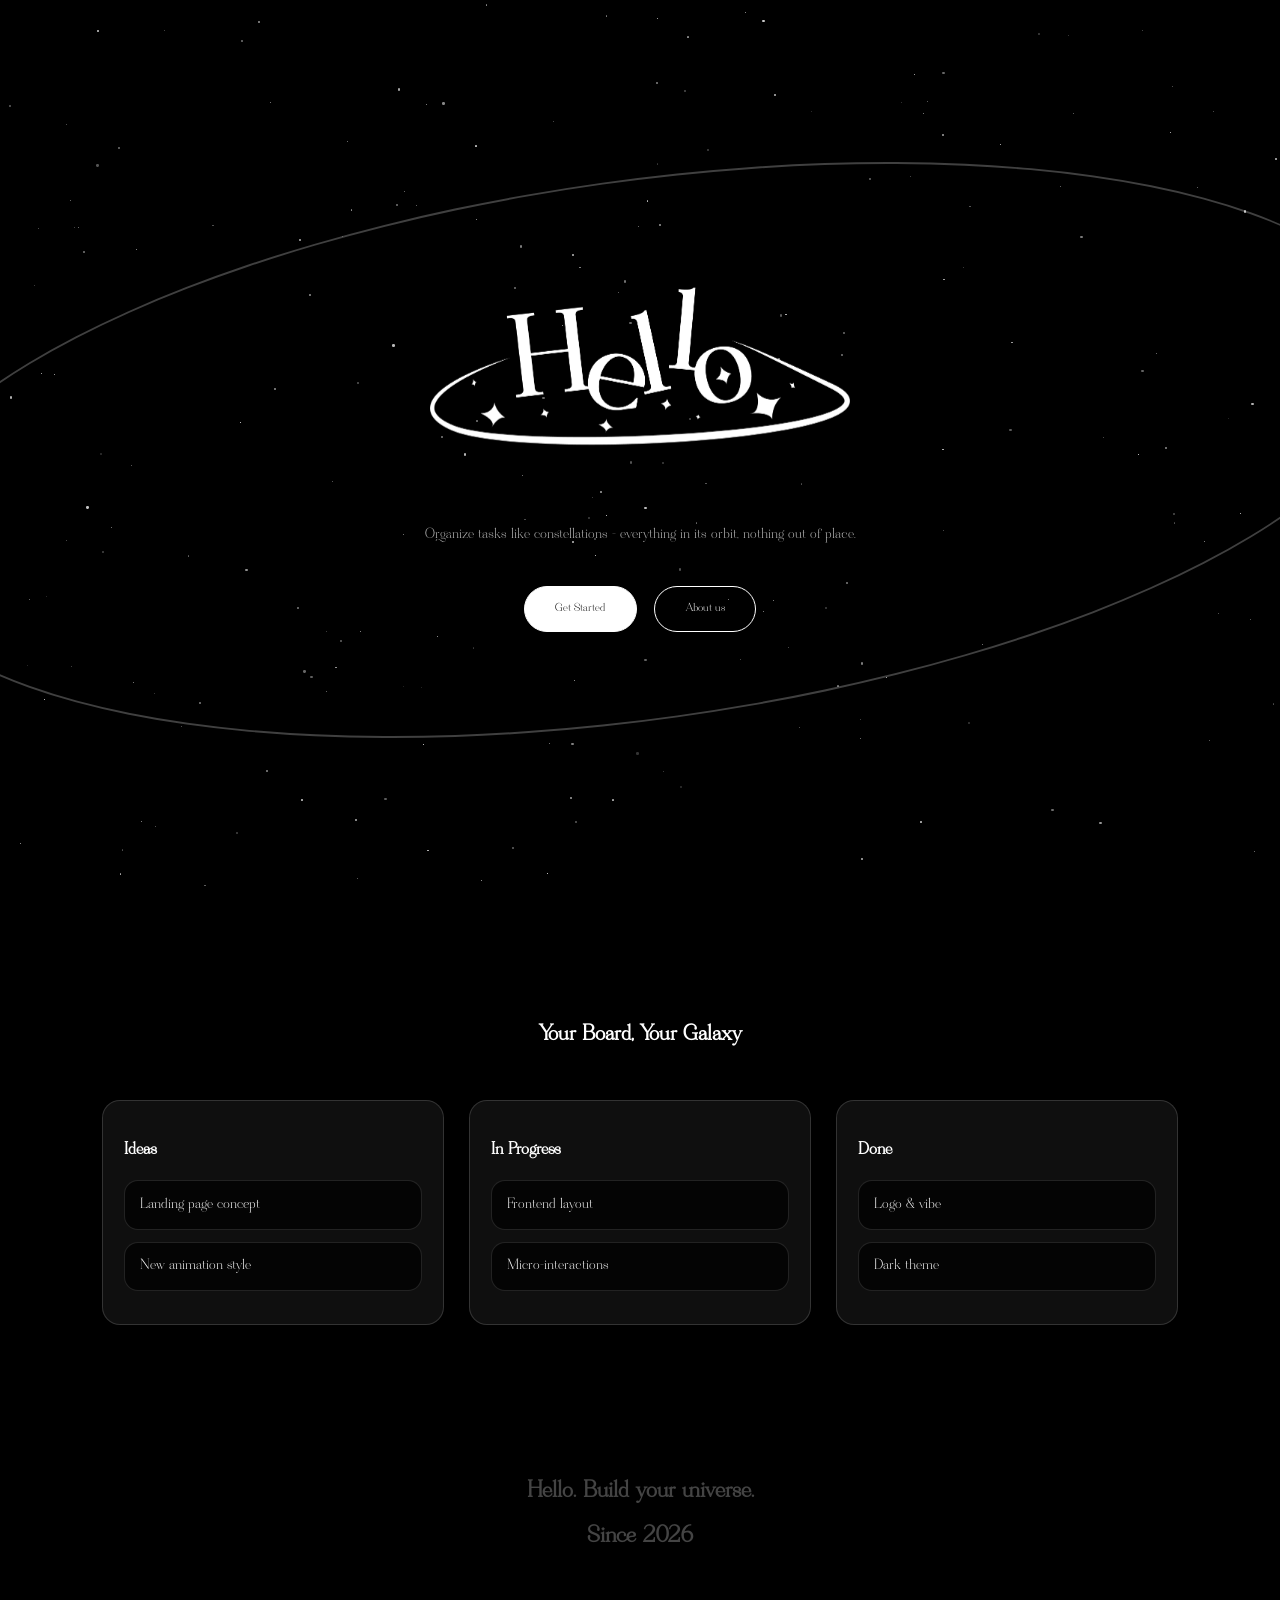
<file: index.html>
<!DOCTYPE html>
<html lang="en">
<head>
    <meta charset="UTF-8">
    <meta http-equiv="X-UA-Compatible" content="IE=edge">
    <meta name="viewport" content="width=device-width, initial-scale=1.0">
    <meta http-equiv="refresh" content="0; url=landing/landingpage.html">
    <title>Redirecting...</title>
</head>
<body>
    <p>If you are not redirected automatically, follow this <a href="landing/landingpage.html">link to the landing page</a>.</p>
</body>
</html>
</file>
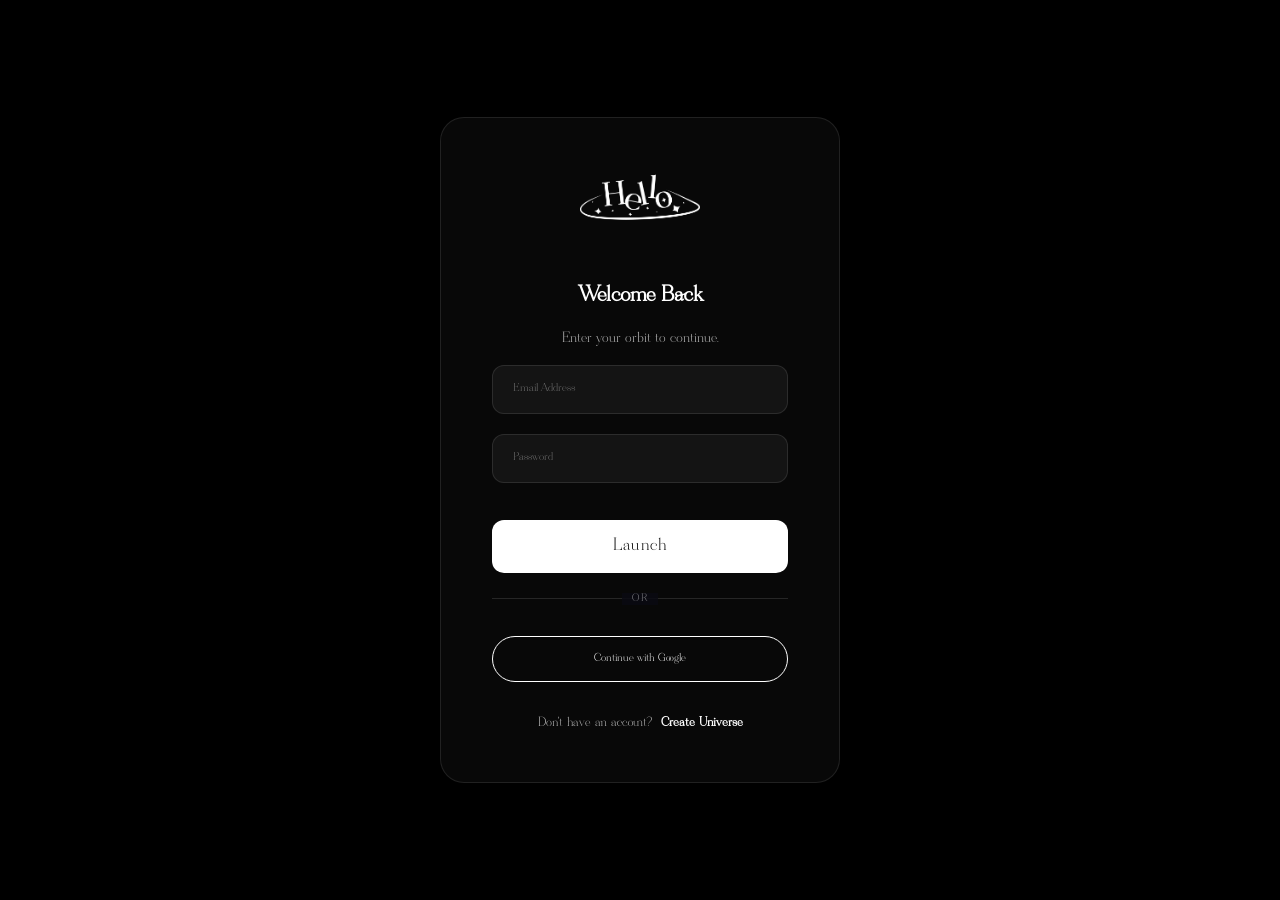
<file: signin/index.html>
<!DOCTYPE html>
<html lang="en">
<head>
    <meta charset="UTF-8">
    <meta http-equiv="refresh" content="0;url=/signin/signin.html">
    <title>Redirecting...</title>
    <script>
        window.location.replace('/signin/signin.html');
    </script>
</head>
<body>
</body>
</html>
</file>
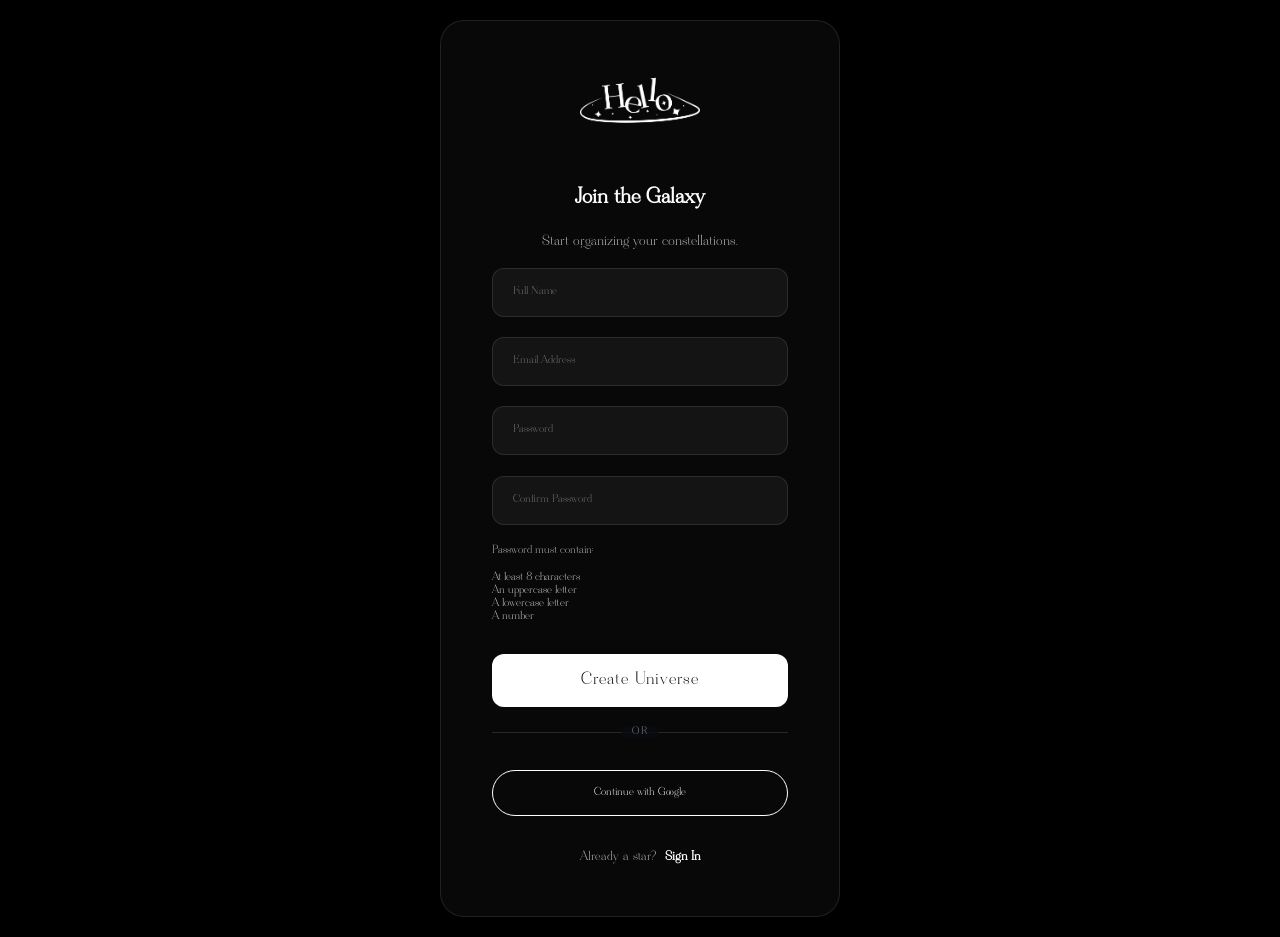
<file: signup/index.html>
<!DOCTYPE html>
<html lang="vi">
<head>
    <meta charset="UTF-8">
    <meta name="viewport" content="width=device-width, initial-scale=1.0">
    <meta name="google-signin-client-id" content="">
    <title>Hello - Sign-Up</title>
    <link rel="stylesheet" href="../landing/landingpage.css">
    <link rel="stylesheet" href="auth.css">
</head>
<body class="stars">
    <div class="particles">
        <div class="diamond" style="--size:6px; left:15%;"></div>
        <div class="diamond" style="--size:10px; left:35%;"></div>
        <div class="diamond" style="--size:4px; left:60%;"></div>
        <div class="diamond" style="--size:8px; left:85%;"></div>
    </div>

    <div class="auth-container">
        <div class="auth-card">
            <div class="auth-header">
                <img src="../Resources/Logo.png" alt="Logo" class="mini-logo">
                <h2 id="auth-title">Join the Galaxy</h2>
                <p id="auth-subtitle">Start organizing your constellations.</p>
            </div>

            <form id="auth-form">
                <div class="input-group">
                    <input type="text" id="full-name" placeholder="Full Name" aria-label="Full Name" required>
                </div>
                <div class="input-group">
                    <input type="email" id="email" placeholder="Email Address" aria-label="Email Address" required>
                </div>
                <div id="email-error" class="error-message"></div>
                <div class="input-group">
                    <input type="password" id="password" placeholder="Password" aria-label="Password" required>
                </div>
                <div class="input-group">
                    <input type="password" id="confirm-password" placeholder="Confirm Password" aria-label="Confirm Password" required>
                </div>
                <div id="password-error" class="error-message"></div>
                <div id="password-policy" class="password-policy-container">
                    <p>Password must contain:</p>
                    <ul>
                        <li id="policy-length">At least 8 characters</li>
                        <li id="policy-uppercase">An uppercase letter</li>
                        <li id="policy-lowercase">A lowercase letter</li>
                        <li id="policy-number">A number</li>
                    </ul>
                </div>
                <button type="submit" id="submit-btn" class="btn primary full-width">Create Universe</button>
                <div class="social-divider" aria-hidden="true"><span>or</span></div>
                <div id="google-signup-container" class="google-auth-container"></div>
                <div id="google-signup-error" class="error-message" aria-live="polite"></div>
            </form>

            <div class="auth-footer">
                <span>Already a star?</span>
                <a href="/signin">Sign In</a>
            </div>
        </div>
    </div>

    <script src="../shared/auth.js"></script>
    <script src="https://accounts.google.com/gsi/client" async defer></script>
    <script src="signup.js"></script>
</body>
</html>
</file>
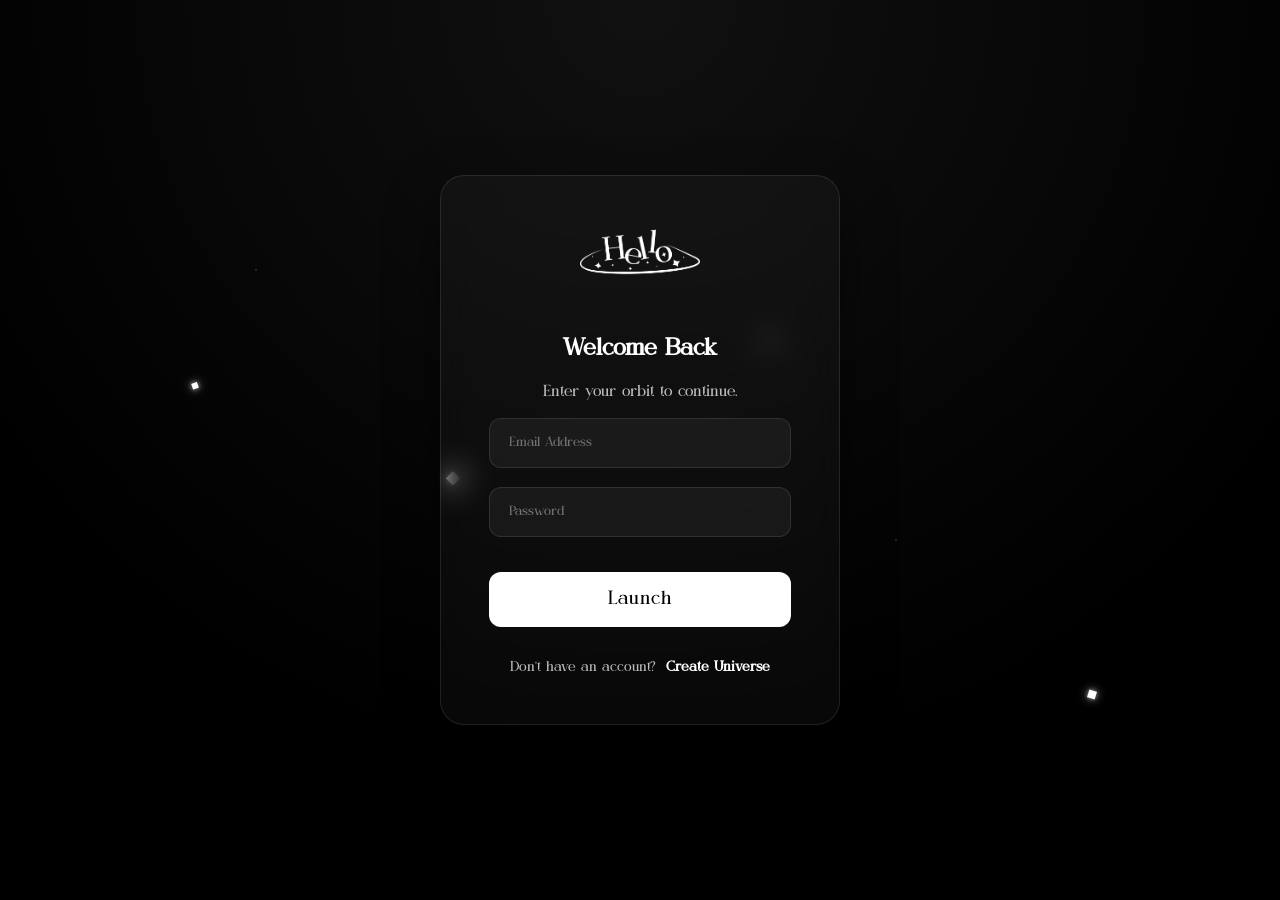
<file: web/signin/index.html>
<!DOCTYPE html>
<html lang="vi">
<head>
    <meta charset="UTF-8">
    <meta name="viewport" content="width=device-width, initial-scale=1.0">
    <title>Hello - Join the Universe</title>
    <link rel="stylesheet" href="../landing/landingpage.css">
    <link rel="stylesheet" href="auth.css">
</head>
<body class="stars">
    <div class="particles">
        <div class="diamond" style="--size:6px; left:15%;"></div>
        <div class="diamond" style="--size:10px; left:35%;"></div>
        <div class="diamond" style="--size:4px; left:60%;"></div>
        <div class="diamond" style="--size:8px; left:85%;"></div>
    </div>

    <div class="auth-container">
        <div class="auth-card">
            <div class="auth-header">
                <img src="../Resources/Logo.png" alt="Logo" class="mini-logo">
                <h2 id="auth-title">Welcome Back</h2>
                <p id="auth-subtitle">Enter your orbit to continue.</p>
            </div>

            <form id="auth-form">
                <div class="input-group">
                    <input type="email" placeholder="Email Address" required>
                </div>
                <div class="input-group">
                    <input type="password" placeholder="Password" required>
                </div>
                <button type="submit" class="btn primary full-width">Launch</button>
            </form>

            <div class="auth-footer">
                <span id="toggle-text">Don't have an account?</span>
                <a href="#" id="toggle-auth">Create Universe</a>
            </div>
        </div>
    </div>

    <script src="../landing/landingpage.js"></script>
    <script>
        // Logic chuyển đổi nhanh giữa Login và Register
        const toggleBtn = document.getElementById('toggle-auth');
        const title = document.getElementById('auth-title');
        const subtitle = document.getElementById('auth-subtitle');
        const toggleText = document.getElementById('toggle-text');
        let isLogin = true;

        toggleBtn.onclick = (e) => {
            e.preventDefault();
            isLogin = !isLogin;
            title.innerText = isLogin ? "Welcome Back" : "Join the Galaxy";
            subtitle.innerText = isLogin ? "Enter your orbit to continue." : "Start organizing your constellations.";
            toggleText.innerText = isLogin ? "Don't have an account?" : "Already a star?";
            toggleBtn.innerText = isLogin ? "Create Universe" : "Sign In";
        };
    </script>
</body>
</html>
</file>
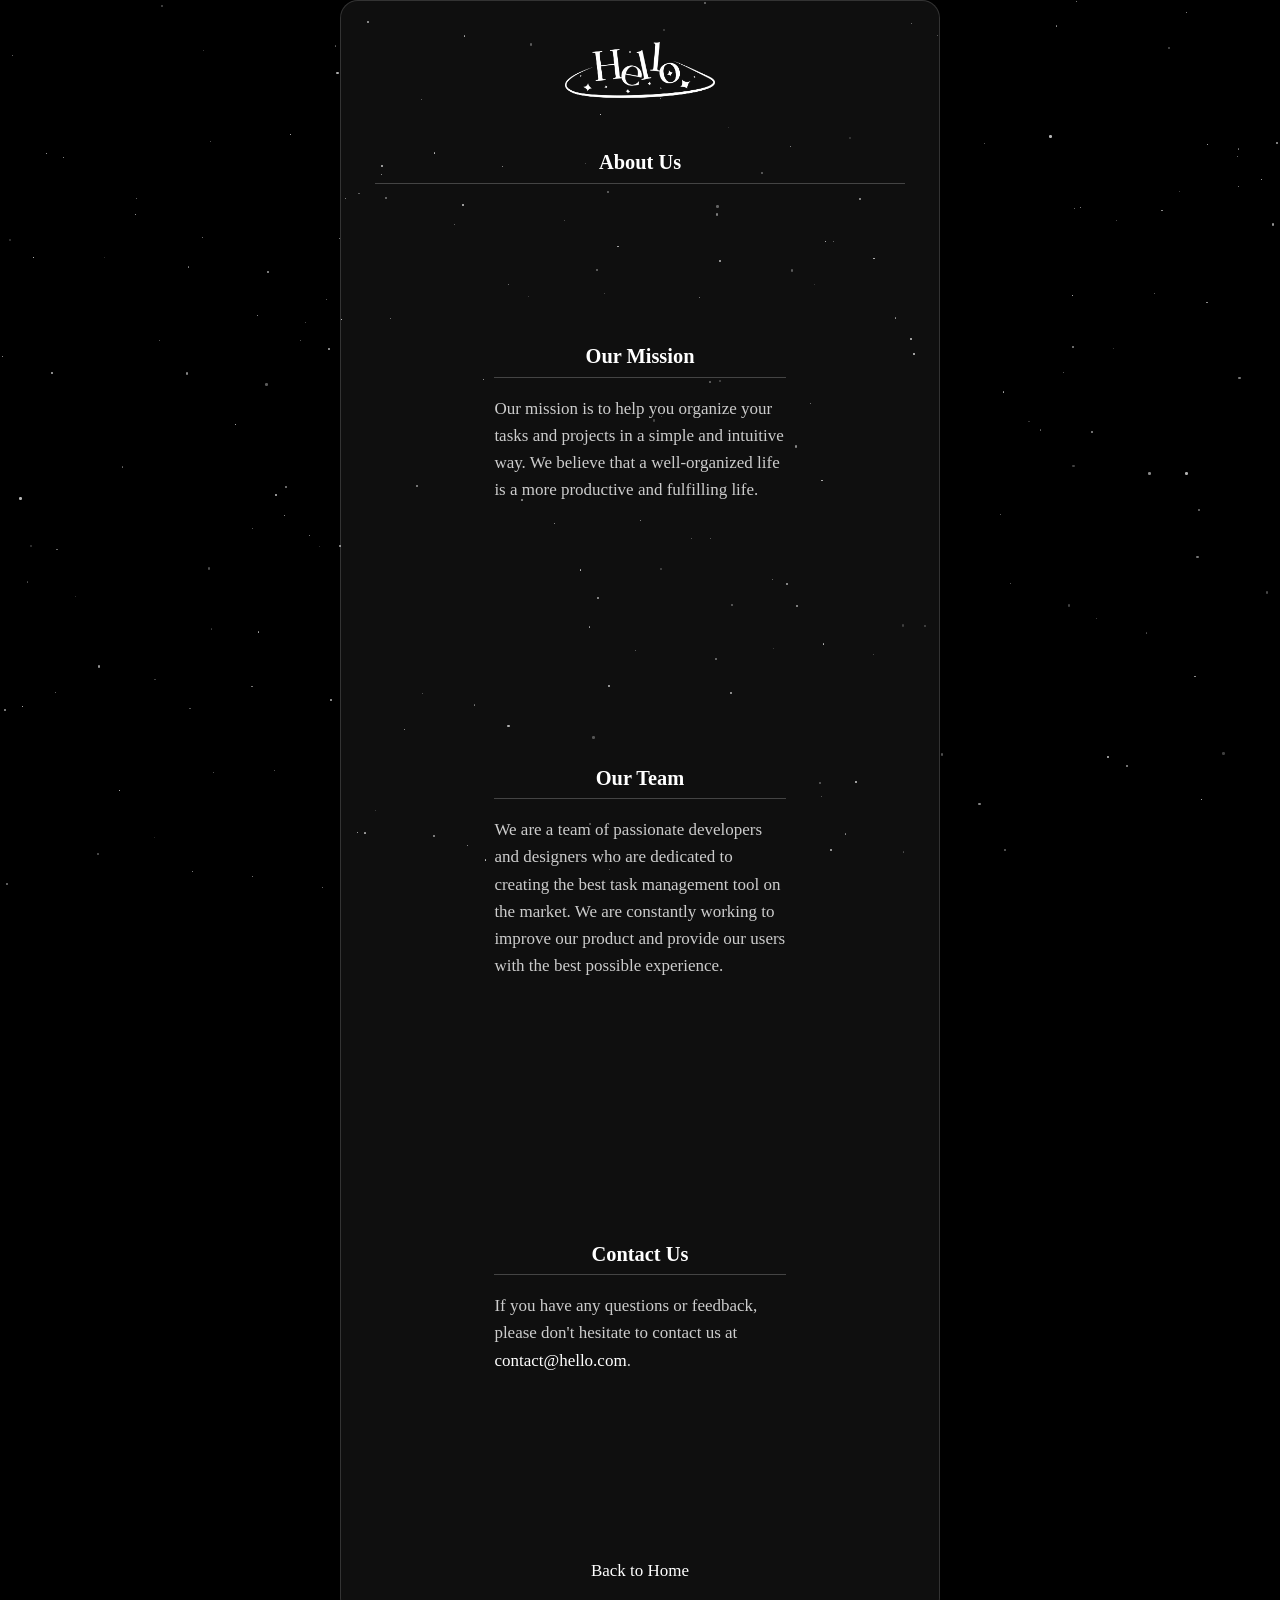
<file: about/about.html>
<!DOCTYPE html>
<html lang="en">
<head>
    <meta charset="UTF-8">
    <meta name="viewport" content="width=device-width, initial-scale=1.0">
    <title>About Us</title>
    <link rel="stylesheet" href="../landing/landingpage.css">
    <link rel="stylesheet" href="about.css">
</head>
<body class="stars">
    <div class="star-field" id="starField"></div>

    <div class="auth-container">
        <div class="auth-card">
            <div class="auth-header">
                <img src="../Resources/Logo.png" alt="Logo" class="mini-logo">
                <h2>About Us</h2>
            </div>
            <main>
                <section>
                    <h2>Our Mission</h2>
                    <p>Our mission is to help you organize your tasks and projects in a simple and intuitive way. We believe that a well-organized life is a more productive and fulfilling life.</p>
                </section>
                <section>
                    <h2>Our Team</h2>
                    <p>We are a team of passionate developers and designers who are dedicated to creating the best task management tool on the market. We are constantly working to improve our product and provide our users with the best possible experience.</p>
                </section>
                <section>
                    <h2>Contact Us</h2>
                    <p>If you have any questions or feedback, please don't hesitate to contact us at <a href="mailto:contact@hello.com">contact@hello.com</a>.</p>
                </section>
            </main>
            <div class="auth-footer">
                <a href="../landing/landingpage.html">Back to Home</a>
            </div>
        </div>
    </div>

    <script src="../landing/landingpage.js"></script>
</body>
</html>
</file>
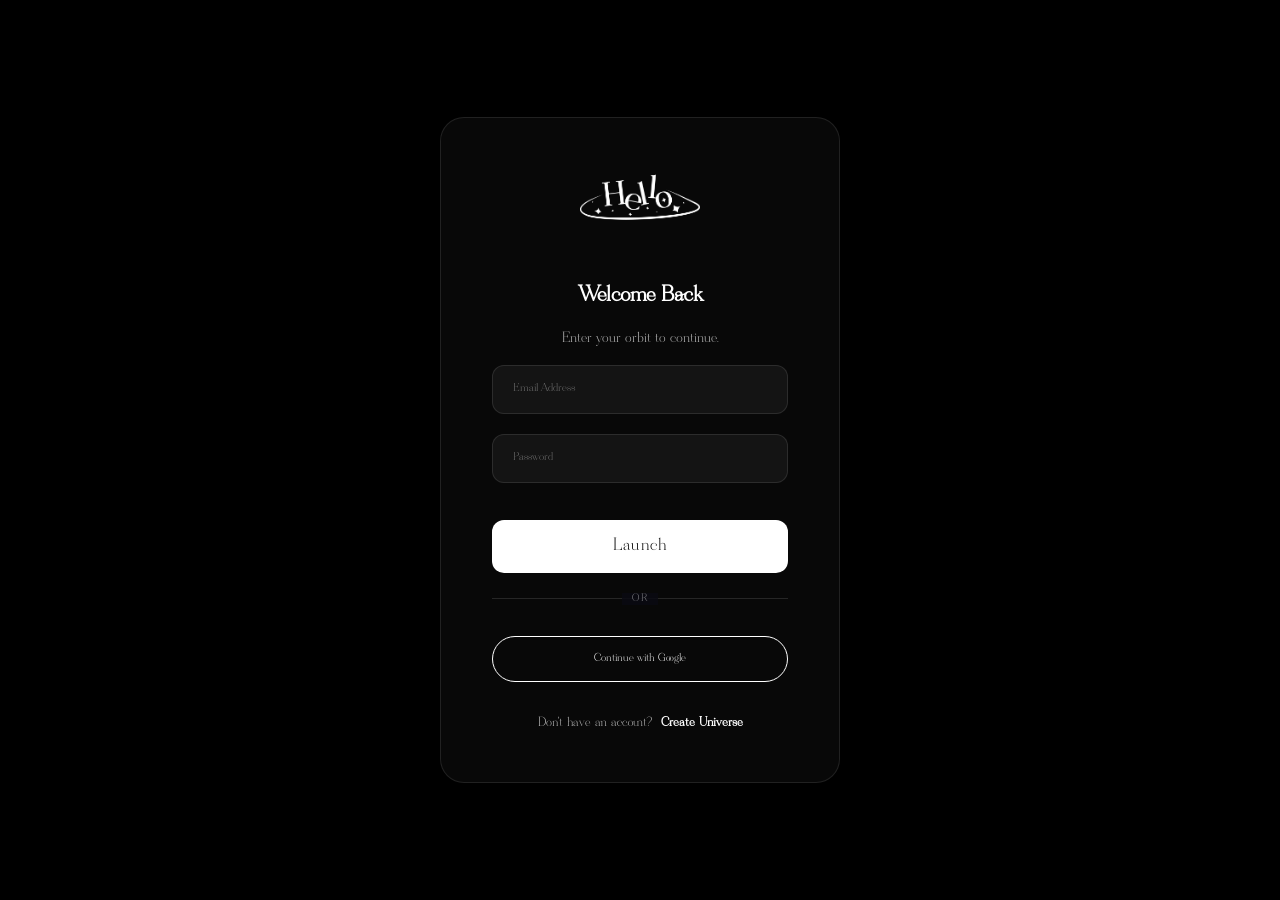
<file: home/project.html>
<!DOCTYPE html>
<html lang="en">
<head>
    <meta charset="UTF-8" />
    <meta name="viewport" content="width=device-width, initial-scale=1.0" />
    <title>Hello - My Projects</title>
    <link rel="stylesheet" href="/home/project.css" />
</head>
<body class="stars-bg">
    <div class="star-field" id="starField"></div>

    <div class="app">
        <aside class="sidebar">
            <div class="logo">
                <img src="../Resources/Logo.png" alt="Hello logo">
            </div>
            <nav>
                <ul class="nav-menu">
                    <li class="nav-item active">
                        <span class="nav-icon">&#9673;</span>My Projects
                        <span class="chevron">&#9662;</span>
                    </li>
                    <ul class="sub-menu open" id="projectList">
                        <li class="add-project" onclick="addNewProject(event)">
                            <span class="plus-icon">+</span> New Project
                        </li>
                    </ul>
                    <li class="nav-item" onclick="navigateTo('../setting/setting.html')">
                        <span class="nav-icon">&#9881;</span>Settings
                    </li>
                </ul>
            </nav>
            <div class="sidebar-footer">
                <a class="profile-card" href="../setting/setting.html#tab-account" id="profileCard">
                    <div class="profile-avatar" id="sidebarAvatar">&#10022;</div>
                    <div class="profile-info">
                        <div class="profile-name" id="sidebarName">Astronaut</div>
                        <div class="profile-version">Orbit v2.0</div>
                    </div>
                    <span class="profile-arrow">&#8250;</span>
                </a>
            </div>
        </aside>

        <main class="content">
            <header class="content-header">
                <div class="header-left">
                    <div class="breadcrumb">WORKSPACE</div>
                    <h1 id="projectName">"Project Nebula"</h1>
                </div>
                <div class="header-right">
                    <button id="addTaskBtn" class="btn primary">Add Task</button>
                    <div class="view-switch" role="tablist" aria-label="Task view mode">
                        <button type="button" class="view-btn active" id="timelineViewBtn" data-view="timeline" aria-pressed="true">Timeline</button>
                        <button type="button" class="view-btn" id="boardViewBtn" data-view="board" aria-pressed="false">Board</button>
                    </div>
                    <div class="board-filters">
                        <input type="text" id="taskSearchInput" placeholder="Search tasks..." aria-label="Search tasks" />
                        <select id="taskStatusFilter" aria-label="Filter by status">
                            <option value="All">All Statuses</option>
                            <option value="Not Started">Not Started</option>
                            <option value="In Progress">In Progress</option>
                            <option value="Done">Done</option>
                            <option value="Dropped">Dropped</option>
                        </select>
                        <select id="taskMemberFilter" aria-label="Filter by member">
                            <option value="All">All Members</option>
                        </select>
                    </div>
                    <div class="time-range-label">&mdash;</div>
                </div>
            </header>

            <div class="timeline-wrapper">
                <div class="timeline-container">
                    <div class="timeline-ruler">
                        <div class="spacer">
                            <span class="spacer-label">TIMELINE</span>
                        </div>
                        <div class="hours-scale" id="hoursScale"></div>
                    </div>
                    <div class="days-grid" id="daysGrid"></div>
                </div>
            </div>

            <div class="kanban-wrapper" id="kanbanWrapper" hidden>
                <div class="kanban-container" id="kanbanContainer"></div>
            </div>
        </main>
    </div>

    <div id="taskModal" class="modal-overlay">
        <div class="modal-content">
            <div class="modal-header">
                <h2 id="modalTitle">New Task</h2>
                <div class="modal-close" id="cancelBtn">&times;</div>
            </div>
            <div class="input-group">
                <label for="taskInput">Task Name</label>
                <input type="text" id="taskInput" placeholder="Enter task name..." required maxlength="120" />
            </div>
            <div class="input-group">
                <label for="taskStartAtInput">Start</label>
                <input type="datetime-local" id="taskStartAtInput" />
            </div>
            <div class="input-group">
                <label for="taskEndAtInput">End</label>
                <input type="datetime-local" id="taskEndAtInput" />
            </div>
            <div class="input-group">
                <label for="taskStatusSelect">Status</label>
                <select id="taskStatusSelect">
                    <option value="Not Started">Not Started</option>
                    <option value="In Progress">In Progress</option>
                    <option value="Done">Done</option>
                    <option value="Dropped">Dropped</option>
                </select>
            </div>
            <div class="input-group">
                <label for="taskPrioritySelect">Priority</label>
                <select id="taskPrioritySelect">
                    <option value="Low">Low</option>
                    <option value="Medium" selected>Medium</option>
                    <option value="High">High</option>
                </select>
            </div>
            <div class="input-group">
                <label for="taskNote">Notes</label>
                <textarea id="taskNote" placeholder="Optional notes..."></textarea>
            </div>
            <div class="input-group">
                <label for="taskImageUrl">Image URL</label>
                <div class="file-input-wrapper">
                    <input type="text" id="taskImageUrl" placeholder="https://..." />
                    <label for="taskImageFile" class="file-input-label">Choose File</label>
                    <input type="file" id="taskImageFile" accept="image/*" class="file-input-hidden" />
                </div>
            </div>
            <div class="input-group">
                <label for="taskMembersSelect">Assign to</label>
                <select id="taskMembersSelect"></select>
            </div>
            <div class="modal-actions">
                <button id="deleteBtn" class="danger">Delete Task</button>
                <button id="abortBtn">Abort</button>
                <button id="confirmBtn">Confirm</button>
            </div>
        </div>
    </div>

    <div id="contextMenu" class="context-menu">
        <div class="menu-item" id="menuEdit">
            <span class="menu-icon">&#9998;</span> Edit Task
        </div>
        <div class="menu-divider"></div>
        <div class="menu-item" id="menuStatusNotStarted">Set: Not Started</div>
        <div class="menu-item" id="menuStatusInProgress">Set: In Progress</div>
        <div class="menu-item" id="menuStatusDone">Set: Done</div>
        <div class="menu-item" id="menuStatusDropped">Set: Dropped</div>
        <div class="menu-divider"></div>
        <div class="menu-item danger" id="menuDelete">
            <span class="menu-icon">&#8855;</span> Delete Task
        </div>
    </div>

    <!-- Project context menu -->
    <div id="projectContextMenu" class="context-menu">
        <div class="menu-item" id="pmenuStar">
            <span class="menu-icon" id="pmenuStarIcon">&#9734;</span>
            <span id="pmenuStarLabel">Mark as Starred</span>
        </div>
        <div class="menu-divider"></div>
        <div class="menu-item" id="pmenuSettings">
            <span class="menu-icon">&#9881;</span> Settings
        </div>
        <div class="menu-divider"></div>
        <div class="menu-item danger" id="pmenuDelete">
            <span class="menu-icon">&#8855;</span> Delete Project
        </div>
    </div>

    <div id="projectSettingsModal" class="modal-overlay">
        <div class="modal-content">
            <div class="modal-header">
                <h2 id="settingsModalTitle">Project Settings</h2>
                <div class="modal-close" id="cancelSettingsBtn">&times;</div>
            </div>
            <div class="input-group">
                <label for="projectNameInput">Project Name</label>
                <input type="text" id="projectNameInput" placeholder="Enter project name..." maxlength="80" />
            </div>
            <div class="input-group">
                <label for="projectBackgroundInput">Background</label>
                <div class="file-input-wrapper">
                    <input type="text" id="projectBackgroundInput" placeholder="Enter background image URL..." />
                    <label for="projectBackgroundFile" class="file-input-label">Choose File</label>
                    <input type="file" id="projectBackgroundFile" accept="image/*" class="file-input-hidden" />
                </div>
            </div>
            <div class="input-group">
                <label for="projectMembersList">Members</label>
                <div id="projectMembersList" class="members-list"></div>
                <button id="addMemberBtn" class="btn-add-member">+ Add Member</button>
            </div>
            <div class="modal-actions">
                <button id="confirmSettingsBtn">Confirm</button>
            </div>
        </div>
    </div>

    <!-- Inline rename popup -->
    <div id="renamePopup" class="rename-popup">
        <div class="rename-label">Rename Project</div>
        <input id="renameInput" type="text" placeholder="Project name..." maxlength="80" />
        <div class="rename-actions">
            <button id="renameCancelBtn">Cancel</button>
            <button id="renameConfirmBtn">Rename</button>
        </div>
    </div>

    <!-- Custom Confirmation Modal -->
    <div id="customConfirmModal" class="modal-overlay">
        <div class="modal-content">
            <div class="modal-header">
                <h2 id="customConfirmTitle"></h2>
                <div class="modal-close" id="customConfirmClose">&times;</div>
            </div>
            <p id="customConfirmMessage"></p>
            <div class="modal-actions">
                <button id="customConfirmCancel">Cancel</button>
                <button id="customConfirmOk">OK</button>
            </div>
        </div>
    </div>

    <script src="../shared/auth.js"></script>
    <script src="../shared/task-api.js"></script>
    <script src="/home/project.js"></script>
</body>
</html>
</file>
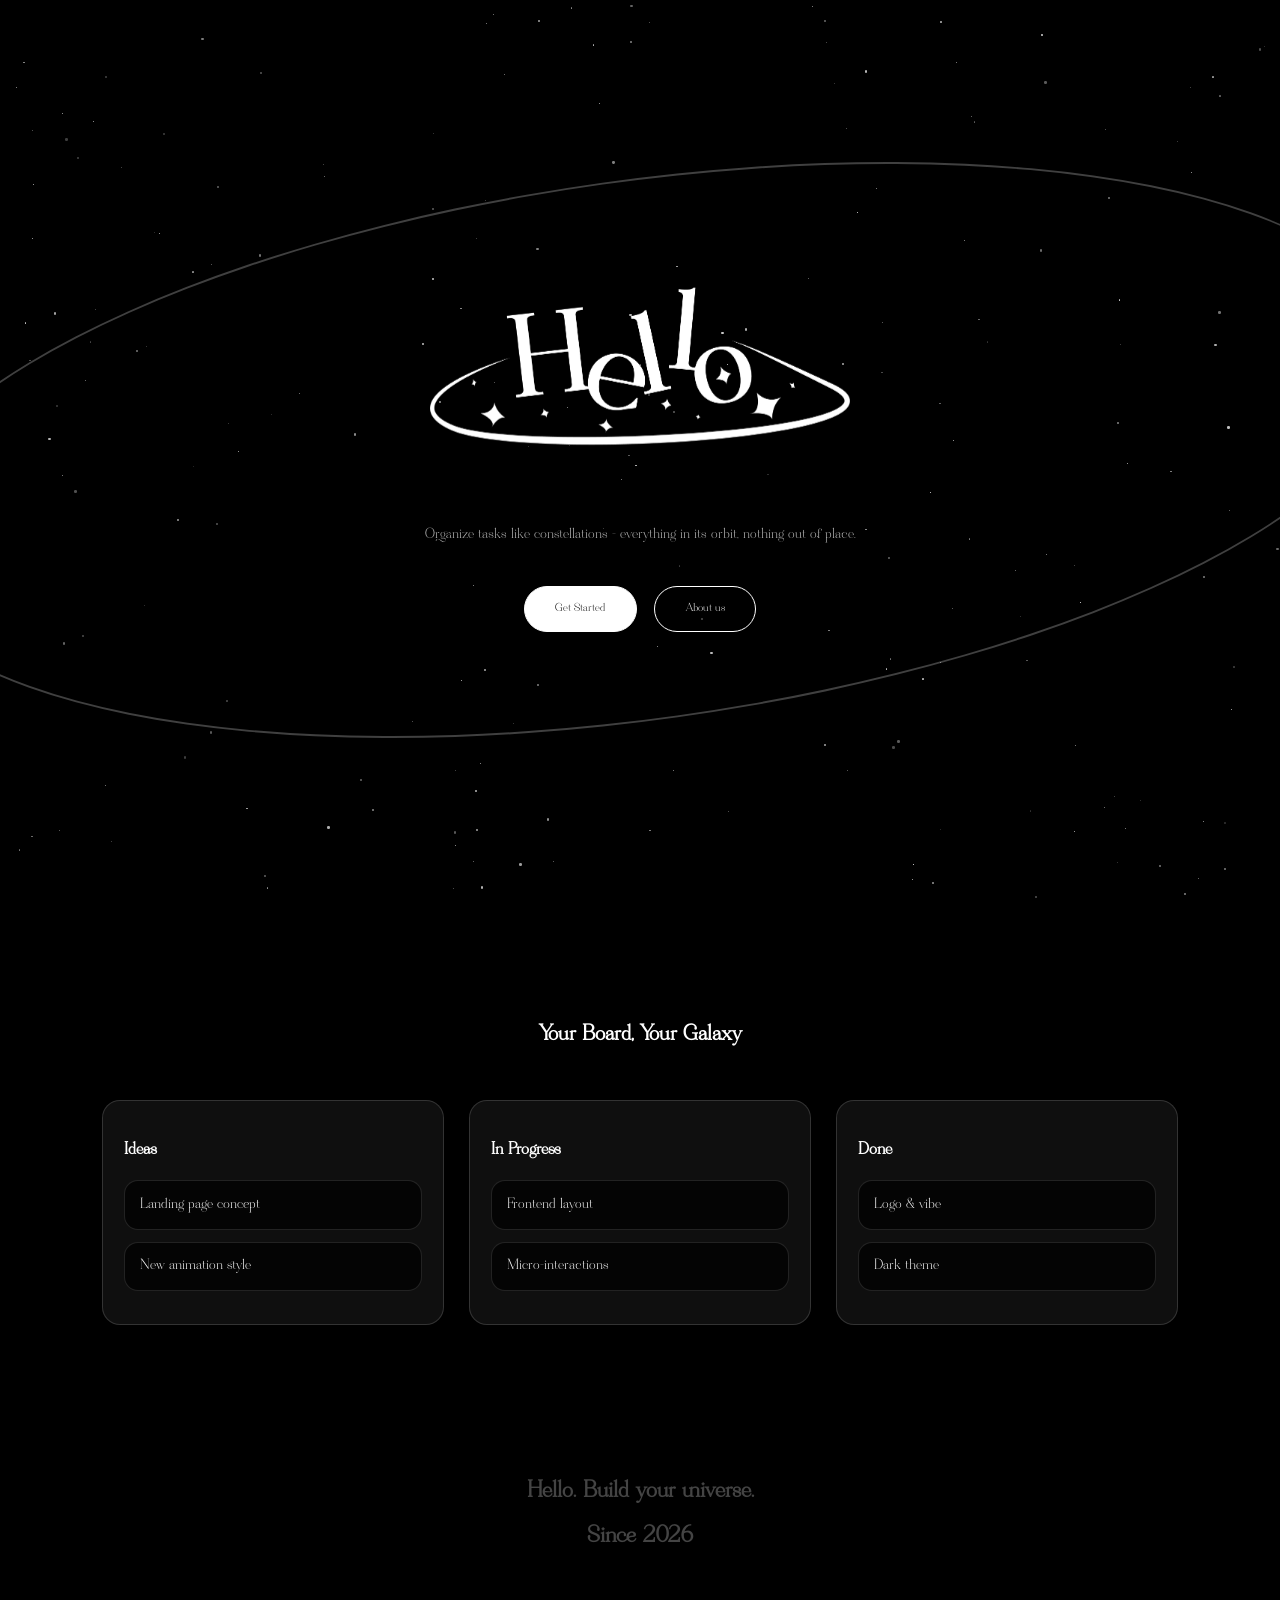
<file: landing/landingpage.html>
<!DOCTYPE html>
<html lang="vi">
<head>
  <meta charset="UTF-8" />
  <meta name="viewport" content="width=device-width, initial-scale=1.0" />
  <title>Hello - Organize Your Universe</title>
  <link rel="stylesheet" href="landingpage.css" />
  <link href="https://fonts.googleapis.com/css2?family=Playfair+Display:wght@500;700&family=Inter:wght@300;400;600&display=swap" rel="stylesheet">
</head>
<body class="stars">
  <div class="star-field" id="starField"></div>

  <header>
    <div class="orbit"></div>
    <img src="../Resources/Logo.png" alt="Hello logo" class="logo" />
    <p>Organize tasks like constellations - everything in its orbit, nothing out of place.</p>
    <div class="cta">
      <button class="btn primary">Get Started</button>
      <button class="btn">About us</button>
    </div>
  </header>

  <section>
    <h2>Your Board, Your Galaxy</h2>
    <div class="board">
      <div class="column">
        <h3>Ideas</h3>
        <div class="card">Landing page concept</div>
        <div class="card">New animation style</div>
      </div>
      <div class="column">
        <h3>In Progress</h3>
        <div class="card">Frontend layout</div>
        <div class="card">Micro-interactions</div>
      </div>
      <div class="column">
        <h3>Done</h3>
        <div class="card">Logo & vibe</div>
        <div class="card">Dark theme</div>
      </div>
    </div>
  </section>

  <footer><h1>Hello. Build your universe.</h1>
  <h1>Since 2026</h1></footer>

  <script src="../shared/auth.js"></script>
  <script src="../landing/landingpage.js"></script>
</body>
</html>
</file>
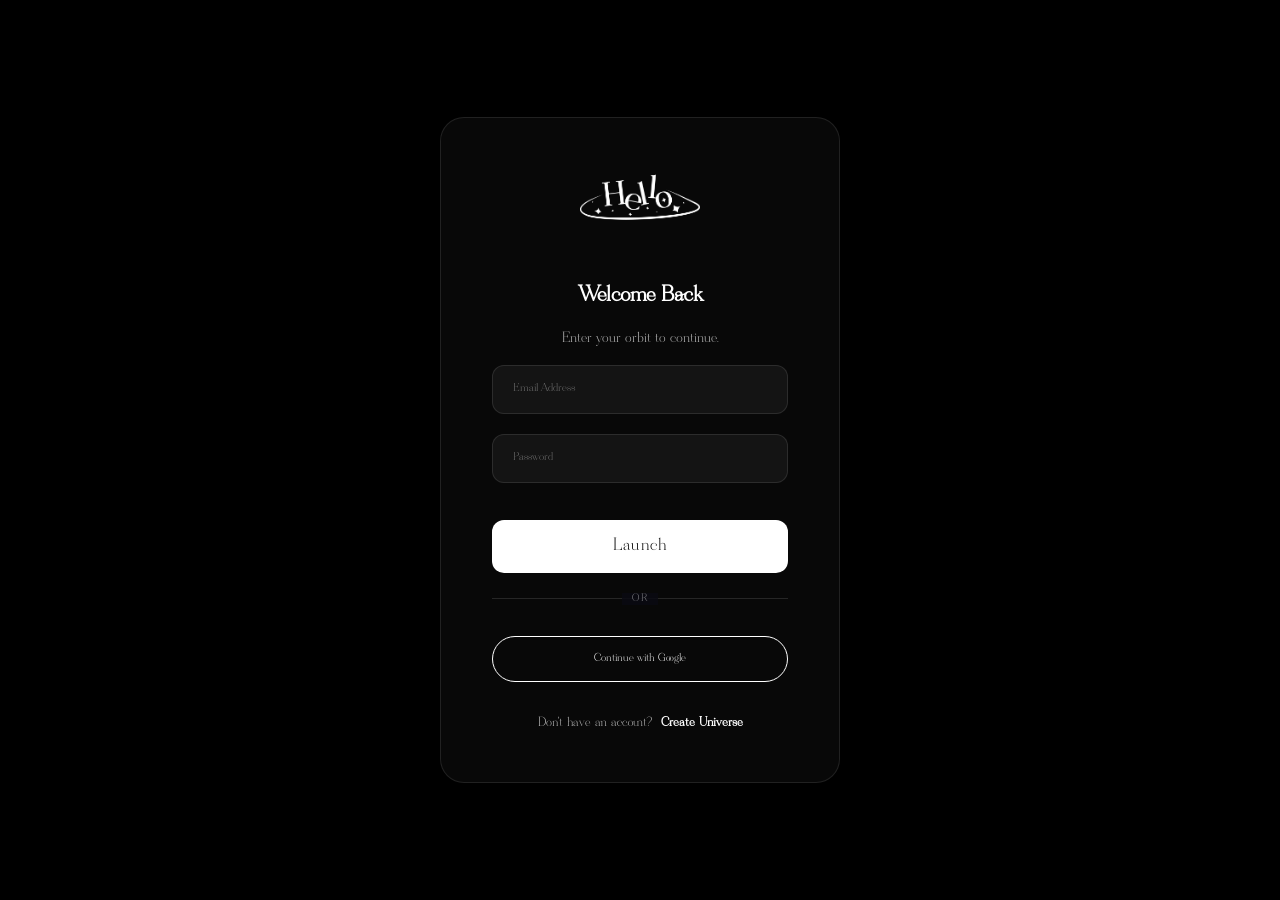
<file: setting/setting.html>
<!DOCTYPE html>
<html lang="en">
<head>
    <meta charset="UTF-8" />
    <meta name="viewport" content="width=device-width, initial-scale=1.0" />
    <title>Hello - Settings</title>
    <link rel="stylesheet" href="/setting/setting.css" />
</head>
<body>
    <div class="star-field" id="starField"></div>
    <div class="bg-layer" id="bgLayer"></div>

    <div class="app">
        <!-- SIDEBAR -->
        <aside class="sidebar">
            <div class="logo">
                <img src="../Resources/Logo.png" alt="Hello logo">
            </div>
            <nav>
                <ul class="nav-menu">
                    <li class="nav-item" onclick="location.href='../home/project.html'">
                        <span class="nav-icon">&#9673;</span>My Projects
                        <span class="chevron">&#9662;</span>
                    </li>
                    <li class="nav-item active">
                        <span class="nav-icon">&#9881;</span>Settings
                    </li>
                </ul>
            </nav>
            <div class="sidebar-footer">
                <div class="status-dot"></div>
                <span>Orbit v2.0</span>
            </div>
        </aside>

        <!-- MAIN -->
        <main class="content">
            <header class="content-header">
                <div class="header-left">
                    <div class="breadcrumb">CONFIGURATION</div>
                    <h1>Settings</h1>
                </div>
                <button class="save-btn" id="saveBtn">
                    <span class="save-icon">✦</span> Save Changes
                </button>
            </header>

            <!-- TABS -->
            <div class="tabs-bar">
                <button class="tab active" data-tab="workspace">Workspace</button>
                <button class="tab" data-tab="appearance">Appearance</button>
                <button class="tab" data-tab="notifications">Notifications</button>
                <button class="tab" data-tab="account">Account</button>
            </div>

            <!-- PANELS -->
            <div class="panels-wrap">

                <!-- ── WORKSPACE ── -->
                <section class="panel active" id="tab-workspace">
                    <div class="section-title">Timeline Range</div>
                    <div class="card">
                        <div class="card-row">
                            <div class="card-info">
                                <div class="card-label">Start Date</div>
                                <div class="card-sub">First day displayed on the task board</div>
                            </div>
                            <input type="date" class="date-input" id="startDate" />
                        </div>
                        <div class="card-divider"></div>
                        <div class="card-row">
                            <div class="card-info">
                                <div class="card-label">End Date</div>
                                <div class="card-sub">Last day displayed on the task board</div>
                            </div>
                            <input type="date" class="date-input" id="endDate" />
                        </div>
                        <div class="card-divider"></div>
                        <div class="card-row">
                            <div class="card-info">
                                <div class="card-label">Preview</div>
                                <div class="card-sub" id="rangePreview">— days selected</div>
                            </div>
                            <div class="range-badge" id="rangeBadge">0d</div>
                        </div>
                    </div>

                    <div class="section-title">Time Display</div>
                    <div class="card">
                        <div class="card-row">
                            <div class="card-info">
                                <div class="card-label">Hour Format</div>
                                <div class="card-sub">How hours are shown on the ruler</div>
                            </div>
                            <div class="seg-control" id="hourFormat">
                                <button class="seg active" data-val="24">24h</button>
                                <button class="seg" data-val="12">12h</button>
                            </div>
                        </div>
                        <div class="card-divider"></div>
                        <div class="card-row">
                            <div class="card-info">
                                <div class="card-label">Show Weekends</div>
                                <div class="card-sub">Include Saturday & Sunday in the board</div>
                            </div>
                            <label class="toggle">
                                <input type="checkbox" id="showWeekends" />
                                <span class="slider"></span>
                            </label>
                        </div>
                        <div class="card-divider"></div>
                        <div class="card-row">
                            <div class="card-info">
                                <div class="card-label">Start of Week</div>
                                <div class="card-sub">Which day begins each week row</div>
                            </div>
                            <div class="seg-control" id="weekStart">
                                <button class="seg active" data-val="mon">Mon</button>
                                <button class="seg" data-val="sun">Sun</button>
                            </div>
                        </div>
                    </div>

                    <div class="section-title">Task Board</div>
                    <div class="card">
                        <div class="card-row">
                            <div class="card-info">
                                <div class="card-label">Default Task Duration</div>
                                <div class="card-sub">Width in hours when a new task is created</div>
                            </div>
                            <div class="stepper">
                                <button class="step-btn" id="durMinus">−</button>
                                <span class="step-val" id="durVal">2h</span>
                                <button class="step-btn" id="durPlus">+</button>
                            </div>
                        </div>
                        <div class="card-divider"></div>
                        <div class="card-row">
                            <div class="card-info">
                                <div class="card-label">Snap to Grid</div>
                                <div class="card-sub">Tasks snap to nearest 30-min interval</div>
                            </div>
                            <label class="toggle">
                                <input type="checkbox" id="snapGrid" checked />
                                <span class="slider"></span>
                            </label>
                        </div>
                        <div class="card-divider"></div>
                        <div class="card-row">
                            <div class="card-info">
                                <div class="card-label">Overlap Warning</div>
                                <div class="card-sub">Highlight when tasks collide</div>
                            </div>
                            <label class="toggle">
                                <input type="checkbox" id="overlapWarn" checked />
                                <span class="slider"></span>
                            </label>
                        </div>
                    </div>
                </section>

                <!-- ── APPEARANCE ── -->
                <section class="panel" id="tab-appearance">
                    <div class="section-title">Background</div>
                    <div class="card">
                        <div class="card-row">
                            <div class="card-info">
                                <div class="card-label">Custom Wallpaper</div>
                                <div class="card-sub">Upload an image from your device</div>
                            </div>
                            <label class="upload-btn" for="bgUpload">
                                <span>↑ Upload</span>
                                <input type="file" id="bgUpload" accept="image/*" hidden />
                            </label>
                        </div>
                        <div class="bg-preview-row" id="bgPreviewRow" style="display:none;">
                            <div class="bg-thumb" id="bgThumb"></div>
                            <div class="bg-info">
                                <div class="bg-filename" id="bgFilename">—</div>
                                <button class="remove-bg-btn" id="removeBg">Remove</button>
                            </div>
                        </div>
                        <div class="card-divider"></div>
                        <div class="card-row">
                            <div class="card-info">
                                <div class="card-label">Background Dim</div>
                                <div class="card-sub">Overlay darkness on custom wallpaper</div>
                            </div>
                            <div class="slider-wrap">
                                <input type="range" class="range-slider" id="bgDim" min="0" max="90" value="55" />
                                <span class="range-val" id="bgDimVal">55%</span>
                            </div>
                        </div>
                        <div class="card-divider"></div>
                        <div class="card-row">
                            <div class="card-info">
                                <div class="card-label">Star Field</div>
                                <div class="card-sub">Animated stars in the background</div>
                            </div>
                            <label class="toggle">
                                <input type="checkbox" id="showStars" checked />
                                <span class="slider"></span>
                            </label>
                        </div>
                        <div class="card-divider"></div>
                        <div class="card-row">
                            <div class="card-info">
                                <div class="card-label">Star Density</div>
                                <div class="card-sub">Number of stars rendered</div>
                            </div>
                            <div class="seg-control" id="starDensity">
                                <button class="seg" data-val="low">Low</button>
                                <button class="seg active" data-val="medium">Med</button>
                                <button class="seg" data-val="high">High</button>
                            </div>
                        </div>
                    </div>

                    <div class="section-title">Interface</div>
                    <div class="card">
                        <div class="card-row">
                            <div class="card-info">
                                <div class="card-label">Sidebar Width</div>
                                <div class="card-sub">Adjust the navigation panel size</div>
                            </div>
                            <div class="slider-wrap">
                                <input type="range" class="range-slider" id="sidebarWidth" min="200" max="320" value="240" />
                                <span class="range-val" id="sidebarWidthVal">240px</span>
                            </div>
                        </div>
                        <div class="card-divider"></div>
                        <div class="card-row">
                            <div class="card-info">
                                <div class="card-label">Glass Blur</div>
                                <div class="card-sub">Frosted glass intensity on panels</div>
                            </div>
                            <div class="seg-control" id="glassBlur">
                                <button class="seg" data-val="off">Off</button>
                                <button class="seg active" data-val="normal">Normal</button>
                                <button class="seg" data-val="strong">Strong</button>
                            </div>
                        </div>
                        <div class="card-divider"></div>
                        <div class="card-row">
                            <div class="card-info">
                                <div class="card-label">Reduced Motion</div>
                                <div class="card-sub">Disable animations for accessibility</div>
                            </div>
                            <label class="toggle">
                                <input type="checkbox" id="reducedMotion" />
                                <span class="slider"></span>
                            </label>
                        </div>
                    </div>

                    <div class="section-title">Accent Color</div>
                    <div class="card">
                        <div class="card-row" style="flex-wrap:wrap; gap:14px;">
                            <div class="color-swatches" id="colorSwatches">
                                <div class="swatch active" data-color="#ffffff" style="background:#ffffff;" title="White"></div>
                                <div class="swatch" data-color="#7eb8f7" style="background:#7eb8f7;" title="Nebula Blue"></div>
                                <div class="swatch" data-color="#c084fc" style="background:#c084fc;" title="Violet"></div>
                                <div class="swatch" data-color="#ffd76e" style="background:#ffd76e;" title="Gold"></div>
                                <div class="swatch" data-color="#6ee7b7" style="background:#6ee7b7;" title="Mint"></div>
                                <div class="swatch" data-color="#fb7185" style="background:#fb7185;" title="Rose"></div>
                            </div>
                        </div>
                    </div>
                </section>

                <!-- ── NOTIFICATIONS ── -->
                <section class="panel" id="tab-notifications">
                    <div class="section-title">Alerts</div>
                    <div class="card">
                        <div class="card-row">
                            <div class="card-info">
                                <div class="card-label">Task Reminders</div>
                                <div class="card-sub">Notify before a task begins</div>
                            </div>
                            <label class="toggle">
                                <input type="checkbox" id="taskReminder" checked />
                                <span class="slider"></span>
                            </label>
                        </div>
                        <div class="card-divider"></div>
                        <div class="card-row">
                            <div class="card-info">
                                <div class="card-label">Reminder Lead Time</div>
                                <div class="card-sub">How many minutes before task start</div>
                            </div>
                            <div class="stepper">
                                <button class="step-btn" id="remMinus">−</button>
                                <span class="step-val" id="remVal">15m</span>
                                <button class="step-btn" id="remPlus">+</button>
                            </div>
                        </div>
                        <div class="card-divider"></div>
                        <div class="card-row">
                            <div class="card-info">
                                <div class="card-label">Deadline Warning</div>
                                <div class="card-sub">Alert when a task is overdue</div>
                            </div>
                            <label class="toggle">
                                <input type="checkbox" id="deadlineWarn" checked />
                                <span class="slider"></span>
                            </label>
                        </div>
                        <div class="card-divider"></div>
                        <div class="card-row">
                            <div class="card-info">
                                <div class="card-label">Sound Effects</div>
                                <div class="card-sub">Play sounds on task events</div>
                            </div>
                            <label class="toggle">
                                <input type="checkbox" id="soundFx" />
                                <span class="slider"></span>
                            </label>
                        </div>
                    </div>

                    <div class="section-title">Digest</div>
                    <div class="card">
                        <div class="card-row">
                            <div class="card-info">
                                <div class="card-label">Daily Summary</div>
                                <div class="card-sub">Show today's tasks when you open the app</div>
                            </div>
                            <label class="toggle">
                                <input type="checkbox" id="dailySummary" checked />
                                <span class="slider"></span>
                            </label>
                        </div>
                        <div class="card-divider"></div>
                        <div class="card-row">
                            <div class="card-info">
                                <div class="card-label">Weekly Report</div>
                                <div class="card-sub">End-of-week productivity digest</div>
                            </div>
                            <label class="toggle">
                                <input type="checkbox" id="weeklyReport" />
                                <span class="slider"></span>
                            </label>
                        </div>
                    </div>
                </section>

                <!-- ── ACCOUNT ── -->
                <section class="panel" id="tab-account">
                    <div class="section-title">Profile</div>
                    <div class="card">
                        <div class="card-row">
                            <div class="avatar-wrap">
                                <div class="avatar" id="avatarDisplay">✦</div>
                                <label class="avatar-upload-btn" for="avatarUpload">Change</label>
                                <input type="file" id="avatarUpload" accept="image/*" hidden />
                            </div>
                            <div class="profile-fields">
                                <input type="text" class="field-input" id="displayName" placeholder="Display Name" value="Astronaut" />
                                <input type="email" class="field-input" id="userEmail" placeholder="Email address" value="crew@orbit.space" />
                            </div>
                        </div>
                    </div>

                    <div class="section-title">Preferences</div>
                    <div class="card">
                        <div class="card-row">
                            <div class="card-info">
                                <div class="card-label">Language</div>
                                <div class="card-sub">Interface display language</div>
                            </div>
                            <select class="select-input" id="langSelect">
                                <option value="en">English</option>
                                <option value="vi">Tiếng Việt</option>
                                <option value="ja">日本語</option>
                                <option value="fr">Français</option>
                            </select>
                        </div>
                        <div class="card-divider"></div>
                        <div class="card-row">
                            <div class="card-info">
                                <div class="card-label">Timezone</div>
                                <div class="card-sub">Used for task time calculations</div>
                            </div>
                            <select class="select-input" id="tzSelect">
                                <option value="Asia/Ho_Chi_Minh">UTC+7 (Ho Chi Minh)</option>
                                <option value="Europe/London">UTC+0 (London)</option>
                                <option value="America/New_York">UTC-5 (New York)</option>
                                <option value="Asia/Tokyo">UTC+9 (Tokyo)</option>
                                <option value="Asia/Singapore">UTC+8 (Singapore)</option>
                            </select>
                        </div>
                        <div class="card-divider"></div>
                        <div class="card-row">
                            <div class="card-info">
                                <div class="card-label">Auto-save</div>
                                <div class="card-sub">Automatically save changes</div>
                            </div>
                            <label class="toggle">
                                <input type="checkbox" id="autoSave" checked />
                                <span class="slider"></span>
                            </label>
                        </div>
                    </div>

                    <div class="section-title">Data</div>
                    <div class="card">
                        <div class="card-row">
                            <div class="card-info">
                                <div class="card-label">Export All Data</div>
                                <div class="card-sub">Download your projects as JSON</div>
                            </div>
                            <button class="action-btn" id="exportBtn">Export ↓</button>
                        </div>
                        <div class="card-divider"></div>
                        <div class="card-row">
                            <div class="card-info">
                                <div class="card-label">Clear All Tasks</div>
                                <div class="card-sub">Remove every task from all projects</div>
                            </div>
                            <button class="action-btn danger" id="clearBtn">Clear</button>
                        </div>
                        <div class="card-divider"></div>
                        <div class="card-row">
                            <div class="card-info">
                                <div class="card-label">Reset to Defaults</div>
                                <div class="card-sub">Restore all settings to factory state</div>
                            </div>
                            <button class="action-btn danger" id="resetBtn">Reset</button>
                        </div>
                        <div class="card-divider"></div>
                        <div class="card-row">
                            <div class="card-info">
                                <div class="card-label">Sign Out</div>
                                <div class="card-sub">Log out from this account on this device</div>
                            </div>
                            <button class="action-btn danger" id="accountLogoutBtn">Sign Out</button>
                        </div>
                    </div>
                </section>

            </div><!-- end panels-wrap -->
        </main>
    </div>

    <!-- Toast -->
    <div class="toast" id="toast"></div>

    <script src="../shared/auth.js"></script>
    <script src="/setting/setting.js"></script>
</body>
</html>
</file>
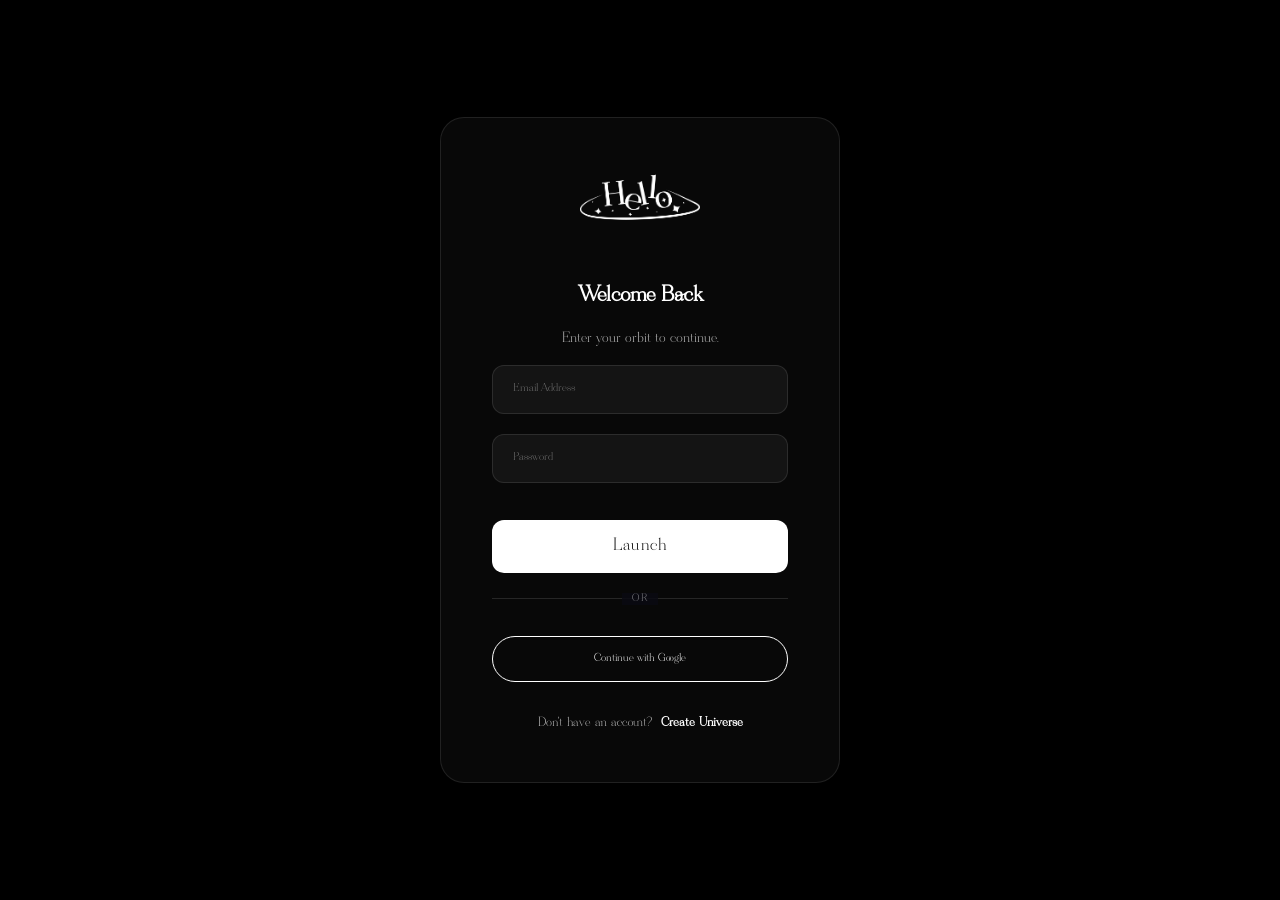
<file: signin/signin.html>
<!DOCTYPE html>
<html lang="vi">
<head>
    <meta charset="UTF-8">
    <meta name="viewport" content="width=device-width, initial-scale=1.0">
    <meta name="google-signin-client-id" content="">
    <title>Hello - Sign-In</title>
    <link rel="stylesheet" href="../landing/landingpage.css">
    <link rel="stylesheet" href="auth.css">
</head>
<body class="stars">
    <div class="particles">
        <div class="diamond" style="--size:6px; left:15%;"></div>
        <div class="diamond" style="--size:10px; left:35%;"></div>
        <div class="diamond" style="--size:4px; left:60%;"></div>
        <div class="diamond" style="--size:8px; left:85%;"></div>
    </div>

    <div class="auth-container">
        <div class="auth-card">
            <div class="auth-header">
                <img src="../Resources/Logo.png" alt="Logo" class="mini-logo">
                <h2 id="auth-title">Welcome Back</h2>
                <p id="auth-subtitle">Enter your orbit to continue.</p>
            </div>

            <form id="auth-form">
                <div class="input-group">
                    <input type="email" id="signin-email" placeholder="Email Address" aria-label="Email Address" required>
                </div>
                <div class="input-group">
                    <input type="password" id="signin-password" placeholder="Password" aria-label="Password" required>
                </div>
                <button type="submit" class="btn primary full-width">Launch</button>
                <div class="social-divider" aria-hidden="true"><span>or</span></div>
                <div id="google-signin-container" class="google-auth-container"></div>
                <div id="google-signin-error" class="error-message" aria-live="polite"></div>
            </form>

            <div class="auth-footer">
                <span id="toggle-text">Don't have an account?</span>
                <a href="../signup/index.html" id="toggle-auth">Create Universe</a>
            </div>
        </div>
    </div>

    <script src="../shared/auth.js"></script>
    <script src="https://accounts.google.com/gsi/client" async defer></script>
    <script src="signin.js"></script>
</body>
</html>
</file>
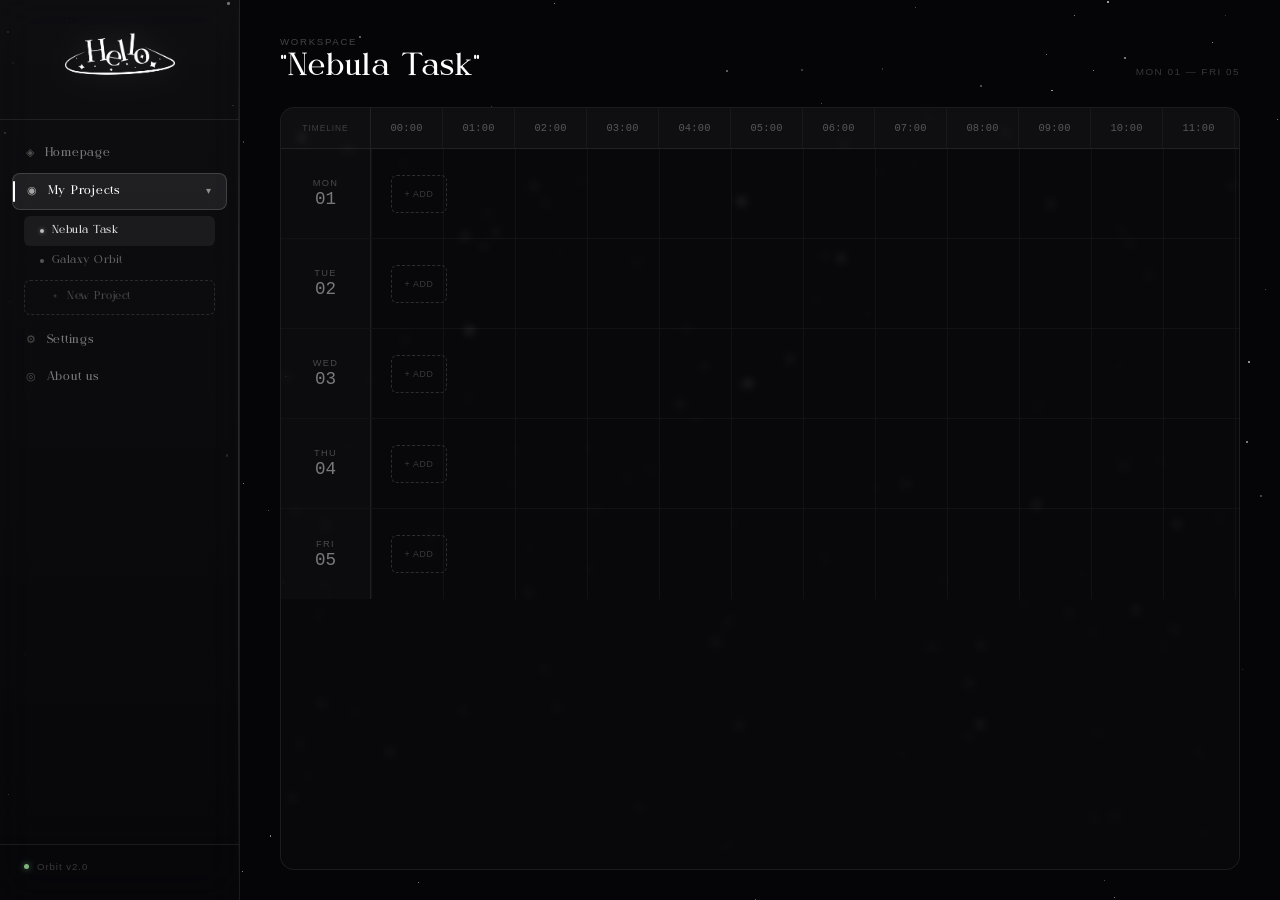
<file: web/home/homepage.html>
<!DOCTYPE html>
<html lang="en">
<head>
    <meta charset="UTF-8" />
    <meta name="viewport" content="width=device-width, initial-scale=1.0" />
    <title>Hello - My Projects</title>
    <link rel="stylesheet" href="homepage.css" />
</head>
<body class="stars-bg">
    <div class="star-field" id="starField"></div>

    <div class="app">
        <aside class="sidebar">
            <div class="logo">
                <img src="../Resources/Logo.png" alt="Hello logo">
            </div>
            <nav>
                <ul class="nav-menu">
                    <li class="nav-item">
                        <span class="nav-icon">◈</span>Homepage
                    </li>
                    <li class="nav-item active">
                        <span class="nav-icon">◉</span>My Projects
                        <span class="chevron">▾</span>
                    </li>
                    <ul class="sub-menu open" id="projectList">
                        <li class="add-project" onclick="addNewProject()">
                            <span class="plus-icon">+</span> New Project
                        </li>
                    </ul>
                    <li class="nav-item">
                        <span class="nav-icon">⚙</span>Settings
                    </li>
                    <li class="nav-item">
                        <span class="nav-icon">◎</span>About us
                    </li>
                </ul>
            </nav>
            <div class="sidebar-footer">
                <div class="status-dot"></div>
                <span>Orbit v2.0</span>
            </div>
        </aside>

        <main class="content">
            <header class="content-header">
                <div class="header-left">
                    <div class="breadcrumb">WORKSPACE</div>
                    <h1 id="projectName">"Project Nebula"</h1>
                </div>
                <div class="header-right">
                    <div class="time-range-label">MON 01 — FRI 05</div>
                </div>
            </header>

            <div class="timeline-wrapper">
                <div class="timeline-container">
                    <div class="timeline-ruler">
                        <div class="spacer">
                            <span class="spacer-label">TIMELINE</span>
                        </div>
                        <div class="hours-scale" id="hoursScale"></div>
                    </div>
                    <div class="days-grid" id="daysGrid"></div>
                </div>
            </div>
        </main>
    </div>

    <div id="taskModal" class="modal-overlay">
        <div class="modal-content">
            <div class="modal-header">
                <h2 id="modalTitle">New Mission</h2>
                <div class="modal-close" id="cancelBtn">✕</div>
            </div>
            <div class="input-group">
                <label>Mission Name</label>
                <input type="text" id="taskInput" placeholder="Enter task name..." />
                <label>Notes</label>
                <textarea id="taskNote" placeholder="Optional notes..."></textarea>
                <label>Image URL</label>
                <input type="text" id="taskImageUrl" placeholder="https://..." />
            </div>
            <div class="modal-actions">
                <button id="abortBtn">Abort</button>
                <button id="confirmBtn">⟶ Confirm</button>
            </div>
        </div>
    </div>

    <div id="contextMenu" class="context-menu">
        <div class="menu-item" id="menuEdit">
            <span class="menu-icon">✎</span> Edit Task
        </div>
        <div class="menu-divider"></div>
        <div class="menu-item danger" id="menuDelete">
            <span class="menu-icon">⊗</span> Delete Task
        </div>
    </div>

    <!-- Project context menu -->
    <div id="projectContextMenu" class="context-menu">
        <div class="menu-item" id="pmenuStar">
            <span class="menu-icon" id="pmenuStarIcon">☆</span>
            <span id="pmenuStarLabel">Mark as Starred</span>
        </div>
        <div class="menu-divider"></div>
        <div class="menu-item" id="pmenuRename">
            <span class="menu-icon">✎</span> Rename Project
        </div>
        <div class="menu-divider"></div>
        <div class="menu-item danger" id="pmenuDelete">
            <span class="menu-icon">⊗</span> Delete Project
        </div>
    </div>

    <!-- Inline rename popup -->
    <div id="renamePopup" class="rename-popup">
        <div class="rename-label">Rename Project</div>
        <input id="renameInput" type="text" placeholder="Project name..." />
        <div class="rename-actions">
            <button id="renameCancelBtn">Cancel</button>
            <button id="renameConfirmBtn">Rename</button>
        </div>
    </div>

    <script src="homepage.js"></script>
</body>
</html>
</file>
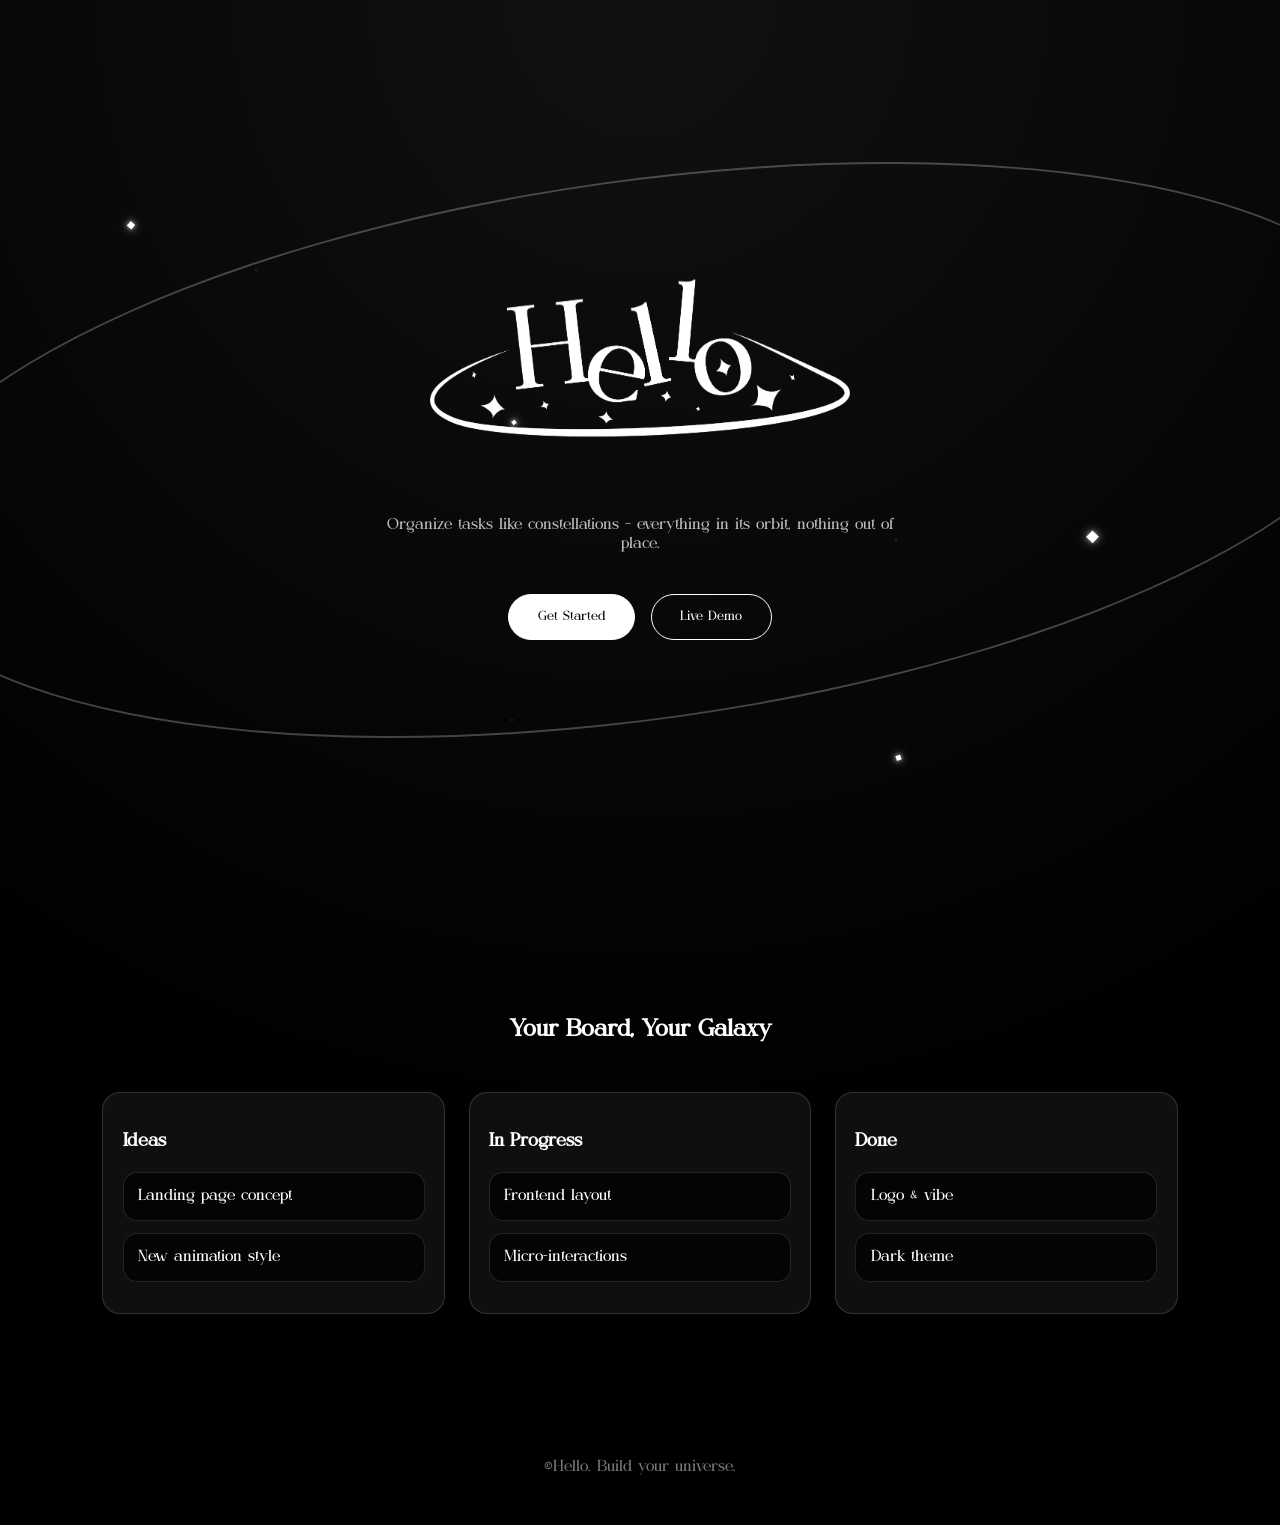
<file: web/landing/landingpage.html>
<!DOCTYPE html>
<html lang="vi">
<head>
  <meta charset="UTF-8" />
  <meta name="viewport" content="width=device-width, initial-scale=1.0" />
  <title>Hello – Organize Your Universe</title>
  <link rel="stylesheet" href="landingpage.css" />
  <link href="https://fonts.googleapis.com/css2?family=Playfair+Display:wght@500;700&family=Inter:wght@300;400;600&display=swap" rel="stylesheet">
</head>
<body class="stars">

  <div class="particles">
    <div class="diamond" style="--size:6px; left:10%; animation-duration:18s"></div>
    <div class="diamond" style="--size:10px; left:25%; animation-duration:22s"></div>
    <div class="diamond" style="--size:4px; left:40%; animation-duration:20s"></div>
    <div class="diamond" style="--size:12px; left:55%; animation-duration:26s"></div>
    <div class="diamond" style="--size:5px; left:70%; animation-duration:19s"></div>
    <div class="diamond" style="--size:9px; left:85%; animation-duration:24s"></div>
  </div>

  <header>
    <div class="orbit"></div>
    <img src="../Resources/Logo.png" alt="Hello logo" class="logo" />
    <p>Organize tasks like constellations — everything in its orbit, nothing out of place.</p>
    <div class="cta">
      <button class="btn primary">Get Started</button>
      <button class="btn">Live Demo</button>
    </div>
  </header>

  <section>
    <h2>Your Board, Your Galaxy</h2>
    <div class="board">
      <div class="column">
        <h3>Ideas</h3>
        <div class="card">Landing page concept</div>
        <div class="card">New animation style</div>
      </div>
      <div class="column">
        <h3>In Progress</h3>
        <div class="card">Frontend layout</div>
        <div class="card">Micro-interactions</div>
      </div>
      <div class="column">
        <h3>Done</h3>
        <div class="card">Logo & vibe</div>
        <div class="card">Dark theme</div>
      </div>
    </div>
  </section>

  <footer>©Hello. Build your universe.</footer>

  <script src="landingpage.js"></script>
</body>
</html>
</file>
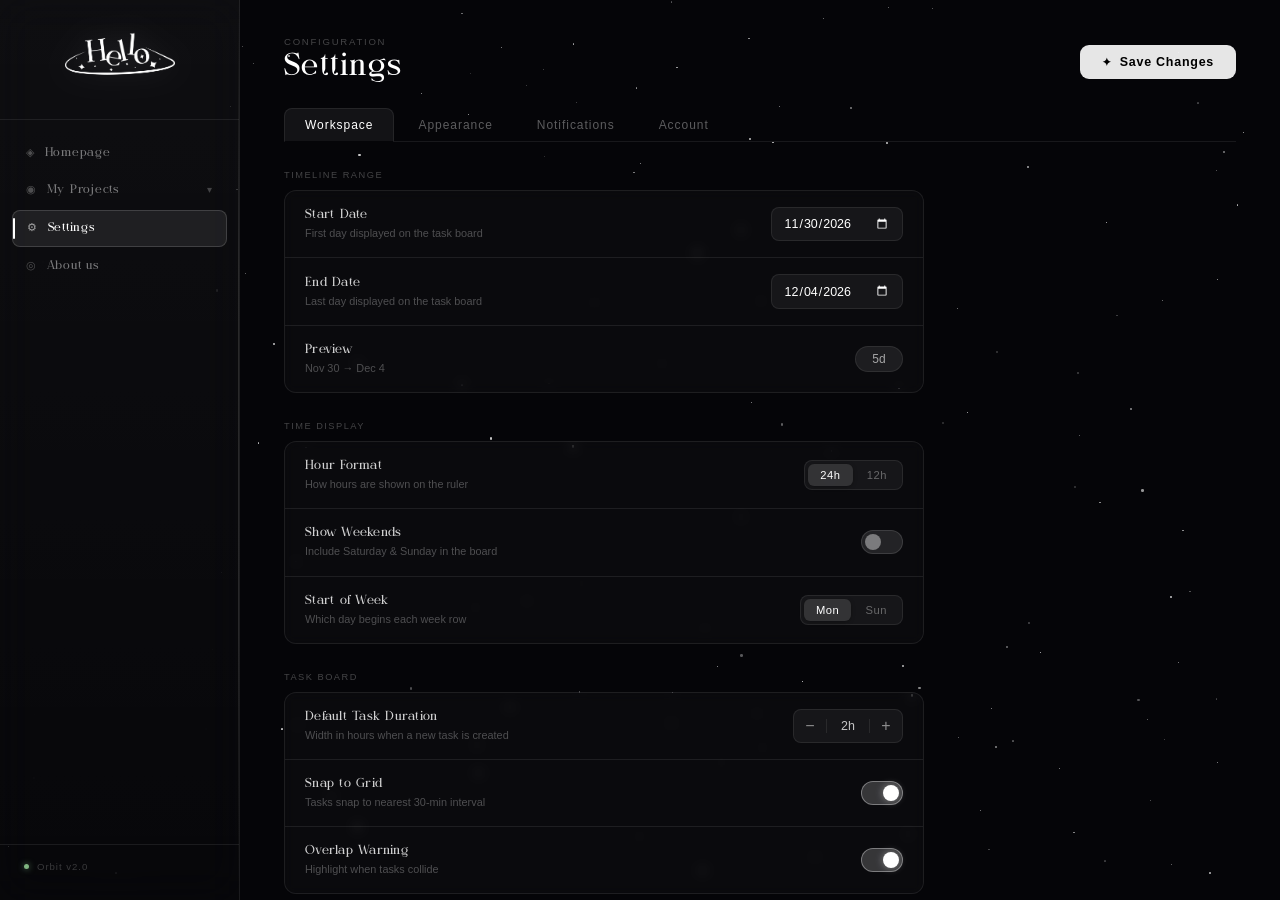
<file: web/setting/setting.html>
<!DOCTYPE html>
<html lang="en">
<head>
    <meta charset="UTF-8" />
    <meta name="viewport" content="width=device-width, initial-scale=1.0" />
    <title>Hello - Settings</title>
    <link rel="stylesheet" href="setting.css" />
</head>
<body>
    <div class="star-field" id="starField"></div>
    <div class="bg-layer" id="bgLayer"></div>

    <div class="app">
        <!-- SIDEBAR -->
        <aside class="sidebar">
            <div class="logo">
                <img src="../Resources/Logo.png" alt="Hello logo">
            </div>
            <nav>
                <ul class="nav-menu">
                    <li class="nav-item" onclick="location.href=' '">
                        <span class="nav-icon">◈</span>Homepage
                    </li>
                    <li class="nav-item" onclick="location.href='../home/homepage.html'">
                        <span class="nav-icon">◉</span>My Projects
                        <span class="chevron">▾</span>
                    </li>
                    <li class="nav-item active">
                        <span class="nav-icon">⚙</span>Settings
                    </li>
                    <li class="nav-item">
                        <span class="nav-icon">◎</span>About us
                    </li>
                </ul>
            </nav>
            <div class="sidebar-footer">
                <div class="status-dot"></div>
                <span>Orbit v2.0</span>
            </div>
        </aside>

        <!-- MAIN -->
        <main class="content">
            <header class="content-header">
                <div class="header-left">
                    <div class="breadcrumb">CONFIGURATION</div>
                    <h1>Settings</h1>
                </div>
                <button class="save-btn" id="saveBtn">
                    <span class="save-icon">✦</span> Save Changes
                </button>
            </header>

            <!-- TABS -->
            <div class="tabs-bar">
                <button class="tab active" data-tab="workspace">Workspace</button>
                <button class="tab" data-tab="appearance">Appearance</button>
                <button class="tab" data-tab="notifications">Notifications</button>
                <button class="tab" data-tab="account">Account</button>
            </div>

            <!-- PANELS -->
            <div class="panels-wrap">

                <!-- ── WORKSPACE ── -->
                <section class="panel active" id="tab-workspace">
                    <div class="section-title">Timeline Range</div>
                    <div class="card">
                        <div class="card-row">
                            <div class="card-info">
                                <div class="card-label">Start Date</div>
                                <div class="card-sub">First day displayed on the task board</div>
                            </div>
                            <input type="date" class="date-input" id="startDate" />
                        </div>
                        <div class="card-divider"></div>
                        <div class="card-row">
                            <div class="card-info">
                                <div class="card-label">End Date</div>
                                <div class="card-sub">Last day displayed on the task board</div>
                            </div>
                            <input type="date" class="date-input" id="endDate" />
                        </div>
                        <div class="card-divider"></div>
                        <div class="card-row">
                            <div class="card-info">
                                <div class="card-label">Preview</div>
                                <div class="card-sub" id="rangePreview">— days selected</div>
                            </div>
                            <div class="range-badge" id="rangeBadge">0d</div>
                        </div>
                    </div>

                    <div class="section-title">Time Display</div>
                    <div class="card">
                        <div class="card-row">
                            <div class="card-info">
                                <div class="card-label">Hour Format</div>
                                <div class="card-sub">How hours are shown on the ruler</div>
                            </div>
                            <div class="seg-control" id="hourFormat">
                                <button class="seg active" data-val="24">24h</button>
                                <button class="seg" data-val="12">12h</button>
                            </div>
                        </div>
                        <div class="card-divider"></div>
                        <div class="card-row">
                            <div class="card-info">
                                <div class="card-label">Show Weekends</div>
                                <div class="card-sub">Include Saturday & Sunday in the board</div>
                            </div>
                            <label class="toggle">
                                <input type="checkbox" id="showWeekends" />
                                <span class="slider"></span>
                            </label>
                        </div>
                        <div class="card-divider"></div>
                        <div class="card-row">
                            <div class="card-info">
                                <div class="card-label">Start of Week</div>
                                <div class="card-sub">Which day begins each week row</div>
                            </div>
                            <div class="seg-control" id="weekStart">
                                <button class="seg active" data-val="mon">Mon</button>
                                <button class="seg" data-val="sun">Sun</button>
                            </div>
                        </div>
                    </div>

                    <div class="section-title">Task Board</div>
                    <div class="card">
                        <div class="card-row">
                            <div class="card-info">
                                <div class="card-label">Default Task Duration</div>
                                <div class="card-sub">Width in hours when a new task is created</div>
                            </div>
                            <div class="stepper">
                                <button class="step-btn" id="durMinus">−</button>
                                <span class="step-val" id="durVal">2h</span>
                                <button class="step-btn" id="durPlus">+</button>
                            </div>
                        </div>
                        <div class="card-divider"></div>
                        <div class="card-row">
                            <div class="card-info">
                                <div class="card-label">Snap to Grid</div>
                                <div class="card-sub">Tasks snap to nearest 30-min interval</div>
                            </div>
                            <label class="toggle">
                                <input type="checkbox" id="snapGrid" checked />
                                <span class="slider"></span>
                            </label>
                        </div>
                        <div class="card-divider"></div>
                        <div class="card-row">
                            <div class="card-info">
                                <div class="card-label">Overlap Warning</div>
                                <div class="card-sub">Highlight when tasks collide</div>
                            </div>
                            <label class="toggle">
                                <input type="checkbox" id="overlapWarn" checked />
                                <span class="slider"></span>
                            </label>
                        </div>
                    </div>
                </section>

                <!-- ── APPEARANCE ── -->
                <section class="panel" id="tab-appearance">
                    <div class="section-title">Background</div>
                    <div class="card">
                        <div class="card-row">
                            <div class="card-info">
                                <div class="card-label">Custom Wallpaper</div>
                                <div class="card-sub">Upload an image from your device</div>
                            </div>
                            <label class="upload-btn" for="bgUpload">
                                <span>↑ Upload</span>
                                <input type="file" id="bgUpload" accept="image/*" hidden />
                            </label>
                        </div>
                        <div class="bg-preview-row" id="bgPreviewRow" style="display:none;">
                            <div class="bg-thumb" id="bgThumb"></div>
                            <div class="bg-info">
                                <div class="bg-filename" id="bgFilename">—</div>
                                <button class="remove-bg-btn" id="removeBg">Remove</button>
                            </div>
                        </div>
                        <div class="card-divider"></div>
                        <div class="card-row">
                            <div class="card-info">
                                <div class="card-label">Background Dim</div>
                                <div class="card-sub">Overlay darkness on custom wallpaper</div>
                            </div>
                            <div class="slider-wrap">
                                <input type="range" class="range-slider" id="bgDim" min="0" max="90" value="55" />
                                <span class="range-val" id="bgDimVal">55%</span>
                            </div>
                        </div>
                        <div class="card-divider"></div>
                        <div class="card-row">
                            <div class="card-info">
                                <div class="card-label">Star Field</div>
                                <div class="card-sub">Animated stars in the background</div>
                            </div>
                            <label class="toggle">
                                <input type="checkbox" id="showStars" checked />
                                <span class="slider"></span>
                            </label>
                        </div>
                        <div class="card-divider"></div>
                        <div class="card-row">
                            <div class="card-info">
                                <div class="card-label">Star Density</div>
                                <div class="card-sub">Number of stars rendered</div>
                            </div>
                            <div class="seg-control" id="starDensity">
                                <button class="seg" data-val="low">Low</button>
                                <button class="seg active" data-val="medium">Med</button>
                                <button class="seg" data-val="high">High</button>
                            </div>
                        </div>
                    </div>

                    <div class="section-title">Interface</div>
                    <div class="card">
                        <div class="card-row">
                            <div class="card-info">
                                <div class="card-label">Sidebar Width</div>
                                <div class="card-sub">Adjust the navigation panel size</div>
                            </div>
                            <div class="slider-wrap">
                                <input type="range" class="range-slider" id="sidebarWidth" min="200" max="320" value="240" />
                                <span class="range-val" id="sidebarWidthVal">240px</span>
                            </div>
                        </div>
                        <div class="card-divider"></div>
                        <div class="card-row">
                            <div class="card-info">
                                <div class="card-label">Glass Blur</div>
                                <div class="card-sub">Frosted glass intensity on panels</div>
                            </div>
                            <div class="seg-control" id="glassBlur">
                                <button class="seg" data-val="off">Off</button>
                                <button class="seg active" data-val="normal">Normal</button>
                                <button class="seg" data-val="strong">Strong</button>
                            </div>
                        </div>
                        <div class="card-divider"></div>
                        <div class="card-row">
                            <div class="card-info">
                                <div class="card-label">Reduced Motion</div>
                                <div class="card-sub">Disable animations for accessibility</div>
                            </div>
                            <label class="toggle">
                                <input type="checkbox" id="reducedMotion" />
                                <span class="slider"></span>
                            </label>
                        </div>
                    </div>

                    <div class="section-title">Accent Color</div>
                    <div class="card">
                        <div class="card-row" style="flex-wrap:wrap; gap:14px;">
                            <div class="color-swatches" id="colorSwatches">
                                <div class="swatch active" data-color="#ffffff" style="background:#ffffff;" title="White"></div>
                                <div class="swatch" data-color="#7eb8f7" style="background:#7eb8f7;" title="Nebula Blue"></div>
                                <div class="swatch" data-color="#c084fc" style="background:#c084fc;" title="Violet"></div>
                                <div class="swatch" data-color="#ffd76e" style="background:#ffd76e;" title="Gold"></div>
                                <div class="swatch" data-color="#6ee7b7" style="background:#6ee7b7;" title="Mint"></div>
                                <div class="swatch" data-color="#fb7185" style="background:#fb7185;" title="Rose"></div>
                            </div>
                        </div>
                    </div>
                </section>

                <!-- ── NOTIFICATIONS ── -->
                <section class="panel" id="tab-notifications">
                    <div class="section-title">Alerts</div>
                    <div class="card">
                        <div class="card-row">
                            <div class="card-info">
                                <div class="card-label">Task Reminders</div>
                                <div class="card-sub">Notify before a task begins</div>
                            </div>
                            <label class="toggle">
                                <input type="checkbox" id="taskReminder" checked />
                                <span class="slider"></span>
                            </label>
                        </div>
                        <div class="card-divider"></div>
                        <div class="card-row">
                            <div class="card-info">
                                <div class="card-label">Reminder Lead Time</div>
                                <div class="card-sub">How many minutes before task start</div>
                            </div>
                            <div class="stepper">
                                <button class="step-btn" id="remMinus">−</button>
                                <span class="step-val" id="remVal">15m</span>
                                <button class="step-btn" id="remPlus">+</button>
                            </div>
                        </div>
                        <div class="card-divider"></div>
                        <div class="card-row">
                            <div class="card-info">
                                <div class="card-label">Deadline Warning</div>
                                <div class="card-sub">Alert when a task is overdue</div>
                            </div>
                            <label class="toggle">
                                <input type="checkbox" id="deadlineWarn" checked />
                                <span class="slider"></span>
                            </label>
                        </div>
                        <div class="card-divider"></div>
                        <div class="card-row">
                            <div class="card-info">
                                <div class="card-label">Sound Effects</div>
                                <div class="card-sub">Play sounds on task events</div>
                            </div>
                            <label class="toggle">
                                <input type="checkbox" id="soundFx" />
                                <span class="slider"></span>
                            </label>
                        </div>
                    </div>

                    <div class="section-title">Digest</div>
                    <div class="card">
                        <div class="card-row">
                            <div class="card-info">
                                <div class="card-label">Daily Summary</div>
                                <div class="card-sub">Show today's tasks when you open the app</div>
                            </div>
                            <label class="toggle">
                                <input type="checkbox" id="dailySummary" checked />
                                <span class="slider"></span>
                            </label>
                        </div>
                        <div class="card-divider"></div>
                        <div class="card-row">
                            <div class="card-info">
                                <div class="card-label">Weekly Report</div>
                                <div class="card-sub">End-of-week productivity digest</div>
                            </div>
                            <label class="toggle">
                                <input type="checkbox" id="weeklyReport" />
                                <span class="slider"></span>
                            </label>
                        </div>
                    </div>
                </section>

                <!-- ── ACCOUNT ── -->
                <section class="panel" id="tab-account">
                    <div class="section-title">Profile</div>
                    <div class="card">
                        <div class="card-row">
                            <div class="avatar-wrap">
                                <div class="avatar" id="avatarDisplay">✦</div>
                                <label class="avatar-upload-btn" for="avatarUpload">Change</label>
                                <input type="file" id="avatarUpload" accept="image/*" hidden />
                            </div>
                            <div class="profile-fields">
                                <input type="text" class="field-input" id="displayName" placeholder="Display Name" value="Astronaut" />
                                <input type="email" class="field-input" id="userEmail" placeholder="Email address" value="crew@orbit.space" />
                            </div>
                        </div>
                    </div>

                    <div class="section-title">Preferences</div>
                    <div class="card">
                        <div class="card-row">
                            <div class="card-info">
                                <div class="card-label">Language</div>
                                <div class="card-sub">Interface display language</div>
                            </div>
                            <select class="select-input" id="langSelect">
                                <option value="en">English</option>
                                <option value="vi">Tiếng Việt</option>
                                <option value="ja">日本語</option>
                                <option value="fr">Français</option>
                            </select>
                        </div>
                        <div class="card-divider"></div>
                        <div class="card-row">
                            <div class="card-info">
                                <div class="card-label">Timezone</div>
                                <div class="card-sub">Used for task time calculations</div>
                            </div>
                            <select class="select-input" id="tzSelect">
                                <option>UTC+7 (Ho Chi Minh)</option>
                                <option>UTC+0 (London)</option>
                                <option>UTC-5 (New York)</option>
                                <option>UTC+9 (Tokyo)</option>
                                <option>UTC+8 (Singapore)</option>
                            </select>
                        </div>
                        <div class="card-divider"></div>
                        <div class="card-row">
                            <div class="card-info">
                                <div class="card-label">Auto-save</div>
                                <div class="card-sub">Automatically save changes</div>
                            </div>
                            <label class="toggle">
                                <input type="checkbox" id="autoSave" checked />
                                <span class="slider"></span>
                            </label>
                        </div>
                    </div>

                    <div class="section-title">Data</div>
                    <div class="card">
                        <div class="card-row">
                            <div class="card-info">
                                <div class="card-label">Export All Data</div>
                                <div class="card-sub">Download your projects as JSON</div>
                            </div>
                            <button class="action-btn" id="exportBtn">Export ↓</button>
                        </div>
                        <div class="card-divider"></div>
                        <div class="card-row">
                            <div class="card-info">
                                <div class="card-label">Clear All Tasks</div>
                                <div class="card-sub">Remove every task from all projects</div>
                            </div>
                            <button class="action-btn danger" id="clearBtn">Clear</button>
                        </div>
                        <div class="card-divider"></div>
                        <div class="card-row">
                            <div class="card-info">
                                <div class="card-label">Reset to Defaults</div>
                                <div class="card-sub">Restore all settings to factory state</div>
                            </div>
                            <button class="action-btn danger" id="resetBtn">Reset</button>
                        </div>
                    </div>
                </section>

            </div><!-- end panels-wrap -->
        </main>
    </div>

    <!-- Toast -->
    <div class="toast" id="toast"></div>

    <script src="setting.js"></script>
</body>
</html>
</file>
<file: landing/landingpage.css>
@font-face {
  font-family: 'Sinoreta';
  src: url('../Resources/hastegi/Hastegi.otf') format('truetype');
}
html {
  font-size: 17px;
}
:root {
  --fg: #fff;
  --muted: #bdbdbd;
}

* {
  box-sizing: border-box;
}

body {
  margin: 0;
  font-family: 'Sinoreta', sans-serif;
  background: #000;
  color: var(--fg);
  overflow-x: hidden;
}

/* ─── STAR FIELD ─── */
.star-field {
    position: fixed;
    inset: 0;
    z-index: -1; /* Ensure it's behind content */
    pointer-events: none;
    overflow: hidden;
}

.star {
    position: absolute;
    background: #fff;
    border-radius: 50%;
    pointer-events: none;
    /* transition is handled by JS animation frame */
}

@keyframes twinkle {
    0%, 100% { opacity: 0.2; }
    50% { opacity: 0.9; }
}

/* HERO */
header {
  min-height: 100vh;
  display: flex;
  flex-direction: column;
  justify-content: center;
  align-items: center;
  text-align: center;
  gap: 1.5rem;
  position: relative;
  z-index: 1; 
}

.orbit {
  position: absolute;
  width: 120%;
  height: 60%;
  border: 2px solid rgba(255,255,255,.25);
  border-radius: 50%;
  transform: rotate(-8deg);
  animation: float 12s ease-in-out infinite;
}

@keyframes float {
  0%,100% { transform: rotate(-8deg) translateY(0); }
  50% { transform: rotate(-8deg) translateY(-15px); }
}

.logo {
  width: min(420px, 70vw);
  font-family: 'Sinoreta', serif;
  animation: fadeUp 1.2s ease forwards, glow 3s ease-in-out infinite alternate;
}

@keyframes glow {
  from { filter: drop-shadow(0 0 10px rgba(255,255,255,.2)); }
  to   { filter: drop-shadow(0 0 28px rgba(255,255,255,.7)); }
}

@keyframes fadeUp {
  from { opacity: 0; transform: translateY(20px); }
  to   { opacity: 1; transform: translateY(0); }
}

p {
  color: var(--muted);
  max-width: 520px;
}

/* BUTTONS */
.cta {
  display: flex;
  gap: 1rem;
}

.btn {
  padding: .9rem 1.8rem;
  border-radius: 999px;
  border: 1px solid #fff;
  background: transparent;
  color: #fff;
  cursor: pointer;
  position: relative;
  overflow: hidden;

  transition: transform .25s ease, box-shadow .25s ease;
}

.btn:hover {
  transform: translateY(-3px) scale(1.05);
  box-shadow: 0 0 28px rgba(255,255,255,.4);
}

.btn::before {
  content: '';
  position: absolute;
  inset: 0;
  background: linear-gradient(
    120deg,
    transparent,
    rgba(255,255,255,.45),
    transparent
  );
  transform: translateX(-120%);
}

.btn:hover::before {
  animation: shine .8s ease forwards;
}

@keyframes shine {
  to { transform: translateX(120%); }
}

.btn.primary {
  background: #fff;
  color: #000;
}

/* BOARD */
section {
  padding: 6rem 8vw;
}

h2 {
  text-align: center;
  font-family: 'Sinoreta', serif;
}

.board {
  display: grid;
  grid-template-columns: repeat(auto-fit, minmax(220px,1fr));
  gap: 1.5rem;
  margin-top: 3rem;
}

.column {
  background: rgba(255,255,255,.06);
  border: 1px solid rgba(255,255,255,.15);
  border-radius: 18px;
  padding: 1.2rem;
}

.card {
  background: rgba(0,0,0,.7);
  border: 1px solid rgba(255,255,255,.12);
  border-radius: 14px;
  padding: .9rem;
  margin-bottom: .7rem;
}

footer {
  text-align: center;
  padding: 2rem 1rem;
  color: #444;
  font-size: 0.8rem;
}

.cta .btn{
  font-family: 'Sinoreta';
}

/* Global font override */
*, *::before, *::after {
  font-family: "Sinoreta", Times, serif !important;
}
</file>
<file: signup/auth.css>
@font-face {
  font-family: 'Sinoreta';
  src: url('../Resources/hastegi/Hastegi.otf') format('truetype');
}
html {
    font-size: 17px;
}
.auth-container {
    min-height: 100vh;
    display: flex;
    justify-content: center;
    align-items: center;
    padding: 20px;
    position: relative;
    z-index: 10;
}

.auth-card {
    background: rgba(255, 255, 255, 0.03);
    backdrop-filter: blur(15px); /* Hiệu ứng kính mờ */
    -webkit-backdrop-filter: blur(15px);
    border: 1px solid rgba(255, 255, 255, 0.1);
    border-radius: 24px;
    padding: 3rem;
    width: 100%;
    max-width: 400px;
    text-align: center;
    box-shadow: 0 20px 50px rgba(0,0,0,0.5);
    animation: fadeUp 0.8s ease-out;
}

.mini-logo {
    width: 120px;
    margin-bottom: 1.5rem;
}

.input-group {
    margin-bottom: 1.2rem;
}

.input-group input {
    width: 100%;
    padding: 1rem 1.2rem;
    background: rgba(255, 255, 255, 0.05);
    border: 1px solid rgba(255, 255, 255, 0.1);
    border-radius: 12px;
    color: white;
    font-family: 'Sinoreta', sans-serif;
    transition: all 0.3s ease;
}


.input-group input:focus {
    outline: none;
    background: rgba(255, 255, 255, 0.1);
    border-color: rgba(255, 255, 255, 0.5);
    box-shadow: 0 0 15px rgba(255,255,255,0.1);
}

.full-width {
    width: 100%;
    margin-top: 1rem;
}

.social-divider {
    margin: 0.95rem 0 0.75rem;
    position: relative;
    text-align: center;
}

.social-divider::before {
    content: '';
    position: absolute;
    left: 0;
    right: 0;
    top: 50%;
    height: 1px;
    background: rgba(255, 255, 255, 0.12);
}

.social-divider span {
    position: relative;
    display: inline-block;
    padding: 0 10px;
    background: rgba(10, 10, 18, 0.85);
    color: rgba(255, 255, 255, 0.5);
    font-size: 0.74rem;
    letter-spacing: 0.05em;
    text-transform: uppercase;
}

.google-auth-container {
    display: flex;
    justify-content: center;
    min-height: 44px;
}

.google-fallback-btn {
    width: 100%;
    border-radius: 12px;
    border: 1px solid rgba(255, 255, 255, 0.2);
    background: rgba(255, 255, 255, 0.06);
    color: #fff;
    padding: 0.82rem 1rem;
    font-size: 0.95rem;
    cursor: pointer;
}

.google-fallback-btn:hover {
    background: rgba(255, 255, 255, 0.11);
}

.auth-footer {
    margin-top: 2rem;
    font-size: 0.9rem;
    color: var(--muted);
}

.auth-footer a {
    color: #fff;
    text-decoration: none;
    font-weight: 600;
    margin-left: 5px;
}

.auth-footer a:hover {
    text-decoration: underline;
}

/* Đảm bảo nút bấm sử dụng font Sinoreta */
.btn.primary {
    font-family: 'Sinoreta', sans-serif;
    font-size: 1.2rem; /* Tăng nhẹ kích thước vì font script thường mảnh hơn */
    letter-spacing: 1px;
    cursor: pointer;
    transition: all 0.3s ease;
    
    /* Các thuộc tính hỗ trợ giao diện (nếu chưa có trong landingpage.css) */
    background: white; 
    color: black;
    border: none;
    padding: 1rem;
    border-radius: 12px;
}

.btn.primary:hover {
    transform: translateY(-2px);
    box-shadow: 0 5px 15px rgba(255, 255, 255, 0.3);
    background: rgba(255, 255, 255, 0.9);
}

.btn.primary:active {
    transform: translateY(0);
}

.password-policy-container {
    text-align: left;
    margin-top: 1rem;
    font-size: 0.8rem;
    color: #ccc;
}

.password-policy-container ul {
    list-style-type: none;
    padding: 0;
}

.password-policy-container li {
    transition: color 0.3s ease;
}

.password-policy-container li.valid {
    color: #4CAF50; /* Green for valid */
}

.password-policy-container li.invalid {
    color: #F44336; /* Red for invalid */
}

.error-message {
    color: #F44336;
    font-size: 0.8rem;
    margin-top: 0.5rem;
    text-align: left;
}

*, *::before, *::after {
  font-family: "Sinoreta", Times, serif !important;
}
</file>
<file: web/landing/landingpage.css>
@font-face {
  font-family: 'Sinoreta';
  src: url('../Resources/Sinoreta_PERSONAL_USE_ONLY.otf') format('truetype');
}

:root {
  --fg: #fff;
  --muted: #bdbdbd;
}

* {
  box-sizing: border-box;
}

body {
  margin: 0;
  font-family: 'Sinoreta', sans-serif;
  background: radial-gradient(circle at top, #111 0%, #000 70%);
  color: var(--fg);
  overflow-x: hidden;
}

/* STAR BACKGROUND */
.stars::before {
  content: '';
  position: fixed;
  inset: 0;
  background-image:
    radial-gradient(1px 1px at 20% 30%, #fff, transparent),
    radial-gradient(1px 1px at 70% 60%, #fff, transparent),
    radial-gradient(1px 1px at 40% 80%, #fff, transparent);
  opacity: 0.4;
  animation: twinkle 6s infinite alternate;
  pointer-events: none;
}

@keyframes twinkle {
  from { opacity: .2; }
  to { opacity: .6; }
}

/* PARTICLES */
.particles {
  position: fixed;
  inset: 0;
  pointer-events: none;
  z-index: 0;
  /* Ép toàn bộ container vào chế độ 3D */
  transform-style: preserve-3d;
}

.diamond {
  position: absolute;
  width: var(--size);
  height: var(--size);
  background: #fff;
  /* Loại bỏ filter: drop-shadow(...) */
  will-change: transform;
  /* Khử răng cưa và làm mượt chuyển động 3D */
  -webkit-font-smoothing: antialiased;
  /* Cách 1: Dùng box-shadow (Nhẹ hơn nhiều) */
  box-shadow: 0 0 8px 1px rgba(255, 255, 255, 0.4);
  
  /* Cách 2 (Tối ưu nhất): Dùng pseudo-element để tạo hào quang tĩnh */
  perspective: 1000px;
  backface-visibility: hidden;
}

/* Tạo lớp glow giả mà không cần tính toán filter */
.diamond::after {
  content: '';
  position: absolute;
  inset: -4px; /* Độ rộng của hào quang */
  background: radial-gradient(circle, rgba(255,255,255,0.3) 0%, transparent 70%);
  border-radius: 50%;
  z-index: -1;
}

@keyframes drift {
  from { transform: translateY(110vh) rotate(45deg); }
  to   { transform: translateY(-20vh) rotate(45deg); }
}

/* HERO */
header {
  min-height: 100vh;
  display: flex;
  flex-direction: column;
  justify-content: center;
  align-items: center;
  text-align: center;
  gap: 1.5rem;
  position: relative;
}

.orbit {
  position: absolute;
  width: 120%;
  height: 60%;
  border: 2px solid rgba(255,255,255,.25);
  border-radius: 50%;
  transform: rotate(-8deg);
  animation: float 12s ease-in-out infinite;
}

@keyframes float {
  0%,100% { transform: rotate(-8deg) translateY(0); }
  50% { transform: rotate(-8deg) translateY(-15px); }
}

.logo {
  width: min(420px, 70vw);
  font-family: 'Sinoreta', serif;
  animation: fadeUp 1.2s ease forwards, glow 3s ease-in-out infinite alternate;
}

@keyframes glow {
  from { filter: drop-shadow(0 0 10px rgba(255,255,255,.2)); }
  to   { filter: drop-shadow(0 0 28px rgba(255,255,255,.7)); }
}

@keyframes fadeUp {
  from { opacity: 0; transform: translateY(20px); }
  to   { opacity: 1; transform: translateY(0); }
}

p {
  color: var(--muted);
  max-width: 520px;
}

/* BUTTONS */
.cta {
  display: flex;
  gap: 1rem;
}

.btn {
  padding: .9rem 1.8rem;
  border-radius: 999px;
  border: 1px solid #fff;
  background: transparent;
  color: #fff;
  cursor: pointer;
  position: relative;
  overflow: hidden;

  transition: transform .25s ease, box-shadow .25s ease;
}

.btn:hover {
  transform: translateY(-3px) scale(1.05);
  box-shadow: 0 0 28px rgba(255,255,255,.4);
}

.btn::before {
  content: '';
  position: absolute;
  inset: 0;
  background: linear-gradient(
    120deg,
    transparent,
    rgba(255,255,255,.45),
    transparent
  );
  transform: translateX(-120%);
}

.btn:hover::before {
  animation: shine .8s ease forwards;
}

@keyframes shine {
  to { transform: translateX(120%); }
}

.btn.primary {
  background: #fff;
  color: #000;
}

/* BOARD */
section {
  padding: 6rem 8vw;
}

h2 {
  text-align: center;
  font-family: 'Sinoreta', serif;
}

.board {
  display: grid;
  grid-template-columns: repeat(auto-fit, minmax(220px,1fr));
  gap: 1.5rem;
  margin-top: 3rem;
}

.column {
  background: rgba(255,255,255,.06);
  border: 1px solid rgba(255,255,255,.15);
  border-radius: 18px;
  padding: 1.2rem;
}

.card {
  background: rgba(0,0,0,.7);
  border: 1px solid rgba(255,255,255,.12);
  border-radius: 14px;
  padding: .9rem;
  margin-bottom: .7rem;
}

footer {
  text-align: center;
  padding: 3rem 1rem;
  color: #777;
}

.cta .btn{
  font-family: 'Sinoreta';
}
</file>
<file: web/signin/auth.css>
@font-face {
  font-family: 'Sinoreta';
  src: url('../Resources/Sinoreta_PERSONAL_USE_ONLY.otf') format('truetype');
}

.auth-container {
    min-height: 100vh;
    display: flex;
    justify-content: center;
    align-items: center;
    padding: 20px;
    position: relative;
    z-index: 10;
}

.auth-card {
    background: rgba(255, 255, 255, 0.03);
    backdrop-filter: blur(15px); /* Hiệu ứng kính mờ */
    -webkit-backdrop-filter: blur(15px);
    border: 1px solid rgba(255, 255, 255, 0.1);
    border-radius: 24px;
    padding: 3rem;
    width: 100%;
    max-width: 400px;
    text-align: center;
    box-shadow: 0 20px 50px rgba(0,0,0,0.5);
    animation: fadeUp 0.8s ease-out;
}

.mini-logo {
    width: 120px;
    margin-bottom: 1.5rem;
}

.input-group {
    margin-bottom: 1.2rem;
}

.input-group input {
    width: 100%;
    padding: 1rem 1.2rem;
    background: rgba(255, 255, 255, 0.05);
    border: 1px solid rgba(255, 255, 255, 0.1);
    border-radius: 12px;
    color: white;
    font-family: 'Sinoreta', sans-serif;
    transition: all 0.3s ease;
}


.input-group input:focus {
    outline: none;
    background: rgba(255, 255, 255, 0.1);
    border-color: rgba(255, 255, 255, 0.5);
    box-shadow: 0 0 15px rgba(255,255,255,0.1);
}

.full-width {
    width: 100%;
    margin-top: 1rem;
}

.auth-footer {
    margin-top: 2rem;
    font-size: 0.9rem;
    color: var(--muted);
}

.auth-footer a {
    color: #fff;
    text-decoration: none;
    font-weight: 600;
    margin-left: 5px;
}

.auth-footer a:hover {
    text-decoration: underline;
}

/* Đảm bảo nút bấm sử dụng font Sinoreta */
.btn.primary {
    font-family: 'Sinoreta', sans-serif;
    font-size: 1.2rem; /* Tăng nhẹ kích thước vì font script thường mảnh hơn */
    letter-spacing: 1px;
    cursor: pointer;
    transition: all 0.3s ease;
    
    /* Các thuộc tính hỗ trợ giao diện (nếu chưa có trong landingpage.css) */
    background: white; 
    color: black;
    border: none;
    padding: 1rem;
    border-radius: 12px;
}

.btn.primary:hover {
    transform: translateY(-2px);
    box-shadow: 0 5px 15px rgba(255, 255, 255, 0.3);
    background: rgba(255, 255, 255, 0.9);
}

.btn.primary:active {
    transform: translateY(0);
}
</file>
<file: about/about.css>
html {
    font-size: 17px;
}

.auth-container {
    display: flex;
    justify-content: center;
    align-items: center;
    min-height: 100vh;
}

.auth-card {
    background: rgba(255, 255, 255, 0.06);
    border: 1px solid rgba(255, 255, 255, 0.15);
    border-radius: 18px;
    padding: 2rem;
    width: 90%;
    max-width: 600px;
    text-align: center;
}

.auth-header {
    margin-bottom: 1.5rem;
}

.mini-logo {
    width: 150px;
    margin-bottom: 1rem;
}

main {
    padding: 1rem;
    text-align: left;
}

section {
    margin-bottom: 1.5rem;
}

h2 {
    font-size: 1.2rem;
    color: #fff;
    border-bottom: 1px solid #444;
    padding-bottom: 0.5rem;
    margin-bottom: 1rem;
}

p {
    color: #ccc;
    line-height: 1.6;
}

a {
    color: #fff;
    text-decoration: none;
}

a:hover {
    text-decoration: underline;
}

.auth-footer {
    margin-top: 1.5rem;
}

/* Global font override */
*, *::before, *::after {
    font-family: "Times New Roman", Times, serif !important;
}
</file>
<file: home/project.css>
@font-face {
  font-family: 'Sinoreta';
  src: url('../Resources//hastegi/Hastegi.otf') format('opentype');
}
html {
    font-size: 17px;
}
/* Update the existing .task-card text colors to contrast with the new dynamic background colors */
.task-card .task-name, 
.task-card .time-estimate, 
.task-card .status-indicator {
    color: #ffffff;
    text-shadow: 0 1px 3px rgba(0,0,0,0.6);
}

.status-indicator {
    background: rgba(0, 0, 0, 0.3);
    border: 1px solid rgba(255,255,255,0.15);
}

.time-estimate {
    font-family: 'Courier New', monospace;
    font-weight: bold;
}
:root {
    --glass: rgba(255, 255, 255, 0.025);
    --glass-border: rgba(255, 255, 255, 0.08);
    --glass-border-bright: rgba(255, 255, 255, 0.15);
    --accent: #e8e8e8;
    --accent-dim: rgba(255, 255, 255, 0.4);
    --accent-glow: rgba(255, 255, 255, 0.06);
    --day-width: 90px;
    --hour-width: 72px;
    --sidebar-width: 240px;
    --header-h: 100px;
    --danger: #ff4d6d;
    --success: rgba(255,255,255,0.9);
}

* { box-sizing: border-box; margin: 0; padding: 0; }

body {
    font-family: 'Sinoreta', serif;
    background: #050508;
    color: #fff;
    height: 100vh;
    overflow: hidden;
    position: relative;
    cursor: default;
    transition: opacity 0.3s ease-in-out;
}

body.fade-out {
    opacity: 0;
}

/* ─── STAR FIELD ─── */
.star-field {
    position: fixed;
    inset: 0;
    z-index: 0;
    pointer-events: none;
    overflow: hidden;
}

.star {
    position: absolute;
    background: #fff;
    border-radius: 50%;
    pointer-events: none;
}

@keyframes twinkle {
    0%, 100% { opacity: 0.2; }
    50% { opacity: 0.9; }
}

/* ─── LAYOUT ─── */
.app {
    display: flex;
    height: 100vh;
    position: relative;
    z-index: 1;
}

/* ─── SIDEBAR ─── */
.sidebar {
    width: var(--sidebar-width);
    background: linear-gradient(180deg, rgba(255,255,255,0.04) 0%, rgba(255,255,255,0.01) 100%);
    backdrop-filter: blur(20px);
    -webkit-backdrop-filter: blur(20px);
    border-right: 1px solid var(--glass-border);
    padding: 28px 0 0;
    flex-shrink: 0;
    display: flex;
    flex-direction: column;
    position: relative;
}

.sidebar::after {
    content: '';
    position: absolute;
    top: 0; right: 0;
    width: 1px; height: 100%;
    background: linear-gradient(180deg, transparent, rgba(255,255,255,0.12) 30%, rgba(255,255,255,0.12) 70%, transparent);
    pointer-events: none;
}

.logo {
    padding: 0 24px 28px;
    border-bottom: 1px solid var(--glass-border);
    margin-bottom: 16px;
    text-align: center;
}

.logo img {
    width: 110px;
    max-width: 100%;
    height: auto;
    filter: drop-shadow(0 0 14px rgba(255,255,255,0.18)) brightness(1.1);
}

/* ─── NAV ─── */
.nav-menu {
    list-style: none;
    padding: 0 12px;
    flex: 1;
}

.nav-item {
    display: flex;
    align-items: center;
    gap: 10px;
    padding: 10px 14px;
    border-radius: 8px;
    font-size: 0.78rem;
    letter-spacing: 0.06em;
    color: rgba(255,255,255,0.45);
    cursor: pointer;
    transition: all 0.22s ease;
    position: relative;
    margin-bottom: 2px;
    white-space: nowrap;
}

.nav-item:hover {
    background: rgba(255,255,255,0.06);
    color: rgba(255,255,255,0.85);
}

.nav-item.active {
    background: rgba(255,255,255,0.08);
    color: #fff;
    border: 1px solid var(--glass-border-bright);
}

.nav-item.active::before {
    content: '';
    position: absolute;
    left: 0; top: 20%; height: 60%;
    width: 2px;
    background: #fff;
    border-radius: 2px;
}

.nav-icon {
    font-size: 0.7rem;
    opacity: 0.6;
    flex-shrink: 0;
}

.chevron {
    margin-left: auto;
    font-size: 0.6rem;
    opacity: 0.5;
}

.dropdown-toggle { justify-content: flex-start; }

/* ─── SUBMENU ─── */
.sub-menu {
    list-style: none;
    padding: 4px 12px 8px 12px;
    display: none;
    animation: fadeSlide 0.2s ease;
}

.sub-menu.open { display: block; }

@keyframes fadeSlide {
    from { opacity: 0; transform: translateY(-6px); }
    to { opacity: 1; transform: translateY(0); }
}

.sub-menu li {
    display: flex;
    align-items: center;
    gap: 10px;
    padding: 8px 14px 8px 28px;
    font-size: 0.72rem;
    letter-spacing: 0.04em;
    color: rgba(255,255,255,0.35);
    border-radius: 6px;
    cursor: pointer;
    transition: all 0.18s ease;
    position: relative;
}

.sub-menu li:hover {
    color: rgba(255,255,255,0.8);
    background: rgba(255,255,255,0.04);
}

.dot {
    width: 4px; height: 4px;
    border-radius: 50%;
    background: rgba(255,255,255,0.3);
    flex-shrink: 0;
    position: absolute;
    left: 16px;
}

.add-project {
    color: rgba(255,255,255,0.25) !important;
    border: 1px dashed rgba(255,255,255,0.12) !important;
    margin-top: 4px;
}

.add-project:hover {
    color: rgba(255,255,255,0.7) !important;
    border-color: rgba(255,255,255,0.3) !important;
    background: rgba(255,255,255,0.04) !important;
}

.sub-menu li.active-project {
    color: rgba(255,255,255,0.85);
    background: rgba(255,255,255,0.06);
}

.sub-menu li.active-project .dot {
    background: rgba(255,255,255,0.7);
    box-shadow: 0 0 4px rgba(255,255,255,0.4);
}

.plus-icon { font-size: 0.9rem; }

/* ─── SIDEBAR FOOTER ─── */
.sidebar-footer {
    display: flex;
    align-items: center;
    gap: 8px;
    padding: 16px 24px 8px;
    border-top: 1px solid var(--glass-border);
    font-size: 0.6rem;
    letter-spacing: 0.1em;
    color: rgba(255,255,255,0.2);
    font-family: sans-serif;
    margin-top: auto;
}

.status-dot {
    width: 5px; height: 5px;
    border-radius: 50%;
    background: rgba(180,255,180,0.7);
    box-shadow: 0 0 6px rgba(180,255,180,0.5);
    animation: pulse 2s ease-in-out infinite;
}

@keyframes pulse {
    0%, 100% { opacity: 0.6; }
    50% { opacity: 1; }
}

/* ─── CONTENT ─── */
.content {
    flex: 1;
    padding: 36px 40px 30px;
    overflow: hidden;
    display: flex;
    flex-direction: column;
    gap: 24px;
}

/* ─── HEADER ─── */
.content-header {
    display: flex;
    align-items: flex-end;
    justify-content: space-between;
    flex-shrink: 0;
}

.header-left {
    display: flex;
    flex-direction: column;
    gap: 4px;
}

.breadcrumb {
    font-size: 0.6rem;
    letter-spacing: 0.18em;
    color: rgba(255,255,255,0.25);
    font-family: sans-serif;
}

.content-header h1 {
    font-family: 'Sinoreta', serif;
    font-size: 2rem;
    font-weight: normal;
    color: #fff;
    letter-spacing: 0.04em;
    line-height: 1;
    text-shadow: 0 0 40px rgba(255,255,255,0.15);
}

.header-right {
    display: flex;
    align-items: center;
    gap: 1rem;
    padding-bottom: 6px;
    flex-wrap: wrap;
}

#addTaskBtn {
    padding: .5rem 1rem;
    border-radius: 999px;
    border: 1px solid #fff;
    background: #fff;
    color: #000;
    cursor: pointer;
    font-family: 'Sinoreta';
    font-size: 0.9rem;
}

.view-switch {
    display: inline-flex;
    align-items: center;
    border: 1px solid rgba(255,255,255,0.16);
    border-radius: 999px;
    overflow: hidden;
    background: rgba(0,0,0,0.45);
}

.view-btn {
    border: 0;
    background: transparent;
    color: rgba(255,255,255,0.62);
    cursor: pointer;
    padding: 8px 14px;
    font-size: 0.68rem;
    letter-spacing: 0.06em;
    transition: background 0.2s, color 0.2s;
}

.view-btn.active {
    background: rgba(255,255,255,0.16);
    color: #fff;
}

.view-btn:focus-visible {
    outline: 2px solid rgba(255,255,255,0.55);
    outline-offset: -2px;
}

.board-filters {
    display: flex;
    align-items: center;
    gap: 8px;
}

.board-filters input,
.board-filters select {
    height: 34px;
    border-radius: 8px;
    border: 1px solid rgba(255,255,255,0.15);
    background: rgba(0,0,0,0.5);
    color: rgba(255,255,255,0.85);
    padding: 0 10px;
    font-size: 0.68rem;
    letter-spacing: 0.03em;
    outline: none;
    min-width: 120px;
}

.board-filters input::placeholder {
    color: rgba(255,255,255,0.35);
}

.board-filters input:focus,
.board-filters select:focus {
    border-color: rgba(255,255,255,0.35);
}

.time-range-label {
    font-size: 0.62rem;
    letter-spacing: 0.15em;
    color: rgba(255,255,255,0.2);
    font-family: sans-serif;
    text-transform: uppercase;
}

/* ─── TIMELINE WRAPPER ─── */
.timeline-wrapper {
    flex: 1;
    overflow: hidden;
    border: 1px solid var(--glass-border);
    border-radius: 14px;
    background: rgba(255,255,255,0.015);
    backdrop-filter: blur(4px);
    display: flex;
    flex-direction: column;
    position: relative;
}

.kanban-wrapper {
    flex: 1;
    overflow: hidden;
    border: 1px solid var(--glass-border);
    border-radius: 14px;
    background: rgba(255,255,255,0.015);
    backdrop-filter: blur(4px);
    display: flex;
    flex-direction: column;
    position: relative;
}

.timeline-wrapper[hidden],
.kanban-wrapper[hidden] {
    display: none !important;
}

.kanban-container {
    overflow-x: auto;
    overflow-y: auto;
    flex: 1;
    min-height: 0;
    max-height: 100%;
    display: flex;
    align-items: flex-start;
    gap: 14px;
    padding: 14px;
    scrollbar-width: thin;
    scrollbar-color: rgba(255,255,255,0.1) transparent;
}

.kanban-container::-webkit-scrollbar { height: 6px; width: 6px; }
.kanban-container::-webkit-scrollbar-track { background: transparent; }
.kanban-container::-webkit-scrollbar-thumb {
    background: rgba(255,255,255,0.1);
    border-radius: 10px;
}

.kanban-column {
    width: 300px;
    min-width: 280px;
    max-width: 340px;
    border: 1px solid rgba(255,255,255,0.1);
    border-radius: 12px;
    background: rgba(255,255,255,0.02);
    display: flex;
    flex-direction: column;
    max-height: 100%;
    transition: border-color 0.2s, background 0.2s;
}

.kanban-column.drag-over {
    border-color: rgba(255,255,255,0.32);
    background: rgba(255,255,255,0.05);
}

.kanban-column-header {
    display: flex;
    align-items: center;
    justify-content: space-between;
    gap: 10px;
    padding: 12px 12px 10px;
    border-bottom: 1px solid rgba(255,255,255,0.08);
}

.kanban-column-title {
    font-size: 0.75rem;
    color: rgba(255,255,255,0.9);
    letter-spacing: 0.05em;
}

.kanban-column-count {
    min-width: 22px;
    height: 22px;
    border-radius: 999px;
    border: 1px solid rgba(255,255,255,0.16);
    background: rgba(255,255,255,0.07);
    color: rgba(255,255,255,0.78);
    font-size: 0.62rem;
    display: inline-flex;
    align-items: center;
    justify-content: center;
    padding: 0 7px;
}

.kanban-task-list {
    padding: 10px;
    display: flex;
    flex-direction: column;
    gap: 10px;
    overflow-y: auto;
    min-height: 90px;
    max-height: clamp(260px, 54vh, 620px);
}

.kanban-column-empty {
    border: 1px dashed rgba(255,255,255,0.12);
    border-radius: 8px;
    padding: 12px;
    color: rgba(255,255,255,0.45);
    font-size: 0.66rem;
    letter-spacing: 0.04em;
    text-align: center;
}

.kanban-task-card {
    border: 1px solid rgba(255,255,255,0.12);
    border-left: 3px solid rgba(255,255,255,0.3);
    border-radius: 10px;
    background: linear-gradient(135deg, rgba(255,255,255,0.09) 0%, rgba(255,255,255,0.04) 100%);
    padding: 10px 10px 9px;
    cursor: pointer;
    transition: border-color 0.2s, box-shadow 0.2s, transform 0.15s;
}

.kanban-task-card:hover {
    border-color: rgba(255,255,255,0.26);
    box-shadow: 0 10px 28px rgba(0,0,0,0.36);
    transform: translateY(-1px);
}

.kanban-task-card.dragging {
    opacity: 0.62;
    transform: rotate(-1deg);
}

.kanban-task-card:focus-visible {
    outline: 2px solid rgba(255,255,255,0.55);
    outline-offset: 1px;
}

.kanban-task-img {
    width: 100%;
    height: 92px;
    object-fit: cover;
    border-radius: 7px;
    border: 1px solid rgba(255,255,255,0.12);
    margin-bottom: 8px;
}

.kanban-task-title {
    font-size: 0.76rem;
    color: rgba(255,255,255,0.92);
    letter-spacing: 0.03em;
    line-height: 1.35;
    margin-bottom: 4px;
    word-break: break-word;
}

.kanban-task-meta {
    font-size: 0.62rem;
    color: rgba(255,255,255,0.58);
    letter-spacing: 0.03em;
    margin-bottom: 8px;
}

.kanban-task-badges {
    display: flex;
    align-items: center;
    gap: 6px;
    flex-wrap: wrap;
    margin-bottom: 8px;
}

.kanban-task-priority,
.kanban-task-chip {
    border: 1px solid rgba(255,255,255,0.14);
    border-radius: 999px;
    padding: 2px 8px;
    font-size: 0.58rem;
    letter-spacing: 0.04em;
    color: rgba(255,255,255,0.75);
    background: rgba(255,255,255,0.05);
}

.kanban-task-priority.priority-high {
    border-color: rgba(255,110,130,0.45);
    color: rgba(255,150,170,0.95);
}

.kanban-task-priority.priority-medium {
    border-color: rgba(255,255,255,0.2);
    color: rgba(255,255,255,0.78);
}

.kanban-task-priority.priority-low {
    border-color: rgba(120,200,255,0.35);
    color: rgba(170,220,255,0.9);
}

.kanban-task-chip.due {
    border-color: rgba(255,210,120,0.35);
    color: rgba(255,225,165,0.92);
}

.kanban-task-actions {
    display: flex;
    justify-content: flex-end;
    gap: 6px;
}

.kanban-action-btn,
.kanban-add-btn {
    border: 1px solid rgba(255,255,255,0.14);
    border-radius: 8px;
    background: rgba(255,255,255,0.05);
    color: rgba(255,255,255,0.78);
    cursor: pointer;
    font-size: 0.62rem;
    letter-spacing: 0.05em;
    transition: background 0.2s, border-color 0.2s, color 0.2s;
}

.kanban-action-btn {
    padding: 5px 9px;
}

.kanban-add-btn {
    margin: 0 10px 10px;
    padding: 8px 10px;
    text-align: left;
}

.kanban-action-btn:hover,
.kanban-add-btn:hover {
    background: rgba(255,255,255,0.1);
    border-color: rgba(255,255,255,0.25);
    color: #fff;
}

.timeline-container {
    overflow-x: auto;
    overflow-y: auto;
    flex: 1;
    min-height: 0;
    max-height: 100%;
    touch-action: pan-x pan-y;
    overscroll-behavior: contain;
    scrollbar-width: thin;
    scrollbar-color: rgba(255,255,255,0.1) transparent;
}

.timeline-container::-webkit-scrollbar { height: 6px; width: 6px; }
.timeline-container::-webkit-scrollbar-track { background: transparent; }
.timeline-container::-webkit-scrollbar-thumb {
    background: rgba(255,255,255,0.1);
    border-radius: 10px;
}

.board-empty-state {
    position: absolute;
    inset: 0;
    display: none;
    align-items: center;
    justify-content: center;
    flex-direction: column;
    gap: 8px;
    text-align: center;
    background: rgba(3, 3, 8, 0.55);
    backdrop-filter: blur(2px);
    z-index: 20;
    pointer-events: none;
}

.empty-title {
    font-size: 0.88rem;
    color: rgba(255,255,255,0.9);
    letter-spacing: 0.05em;
}

.empty-sub {
    font-size: 0.68rem;
    color: rgba(255,255,255,0.55);
    letter-spacing: 0.04em;
    max-width: 360px;
}

/* ─── TIMELINE RULER ─── */
.timeline-ruler {
    display: flex;
    width: fit-content;
    border-bottom: 1px solid var(--glass-border);
    background: rgba(255,255,255,0.03);
    position: sticky;
    top: 0;
    z-index: 10;
}

.spacer {
    width: var(--day-width);
    flex-shrink: 0;
    border-right: 1px solid var(--glass-border);
    display: flex;
    align-items: center;
    justify-content: center;
    padding: 14px 0;
}

.spacer-label {
    font-family: sans-serif;
    font-size: 0.52rem;
    letter-spacing: 0.12em;
    color: rgba(255,255,255,0.2);
    writing-mode: horizontal-tb;
    text-transform: uppercase;
}

.hours-scale { display: flex; }

.hour-tick {
    width: var(--hour-width);
    flex-shrink: 0;
    border-right: 1px solid rgba(255,255,255,0.04);
    padding: 14px 10px;
    font-family: 'Courier New', monospace;
    font-size: 0.65rem;
    color: rgba(255,255,255,0.3);
    text-align: center;
    letter-spacing: 0.02em;
}

/* ─── DAY ROWS ─── */
.day-row {
    display: flex;
    width: fit-content;
    min-height: 90px;
    border-bottom: 1px solid rgba(255,255,255,0.04);
    transition: background 0.2s;
}

.day-row:last-child { border-bottom: none; }

.day-row:hover {
    background: rgba(255,255,255,0.012);
}

.day-label {
    width: var(--day-width);
    flex-shrink: 0;
    border-right: 1px solid var(--glass-border);
    background: rgba(255,255,255,0.015);
    display: flex;
    flex-direction: column;
    align-items: center;
    justify-content: center;
    gap: 3px;
    padding: 10px 0;
}

.day-label .day-name {
    font-family: sans-serif;
    font-size: 0.58rem;
    letter-spacing: 0.14em;
    color: rgba(255,255,255,0.25);
    text-transform: uppercase;
}

.day-label .day-num {
    font-family: 'Courier New', monospace;
    font-size: 1.1rem;
    color: rgba(255,255,255,0.45);
    line-height: 1;
}

/* ─── TASK LANE ─── */
.task-lane {
    position: relative;
    width: calc(24 * var(--hour-width));
    background-image:
        linear-gradient(to right, rgba(255,255,255,0.04) 1px, transparent 1px);
    background-size: var(--hour-width) 100%;
    padding: 18px 0;
    overflow: hidden;
}

/* ─── TASK CARD ─── */
.task-card {
    position: absolute;
    height: 54px;
    background: linear-gradient(135deg, rgba(255,255,255,0.1) 0%, rgba(255,255,255,0.06) 100%);
    border: 1px solid rgba(255,255,255,0.15);
    border-radius: 8px;
    display: flex;
    align-items: center;
    padding: 0 14px;
    cursor: grab;
    z-index: 2;
    backdrop-filter: blur(8px);
    transition: border-color 0.2s, box-shadow 0.2s;
    overflow: hidden;
    white-space: nowrap;
    min-width: 80px;
}

.task-card:hover {
    border-color: rgba(255,255,255,0.3);
    box-shadow: 0 4px 24px rgba(0,0,0,0.4), 0 0 0 1px rgba(255,255,255,0.08);
}

.task-card:active { cursor: grabbing; }

.task-card:focus-visible {
    outline: 2px solid rgba(255,255,255,0.55);
    outline-offset: 1px;
}

.task-card .task-name {
    font-size: 0.78rem;
    letter-spacing: 0.04em;
    color: rgba(255,255,255,0.85);
    overflow: hidden;
    text-overflow: ellipsis;
    flex: 1;
    min-width: 0;
}

.task-img {
    width: 28px; height: 28px;
    border-radius: 4px;
    object-fit: cover;
    margin-right: 10px;
    flex-shrink: 0;
    border: 1px solid rgba(255,255,255,0.1);
}

.resizer {
    width: 12px; height: 100%;
    position: absolute;
    right: 0; top: 0;
    cursor: ew-resize;
    display: flex;
    align-items: center;
    justify-content: center;
    opacity: 0;
    transition: opacity 0.2s;
}

.resizer::after {
    content: '⋮';
    font-size: 0.6rem;
    color: rgba(255,255,255,0.4);
}

.task-card:hover .resizer { opacity: 1; }

.time-estimate {
    position: absolute;
    top: 5px;
    right: 5px;
    font-size: 0.6rem;
    color: rgba(255,255,255,0.4);
}

.status-indicator {
    position: absolute;
    bottom: 5px;
    right: 5px;
    font-size: 0.6rem;
    padding: 2px 5px;
    border-radius: 4px;
}

/* ─── ADD BUTTON ─── */
.add-task-btn {
    position: absolute;
    width: 56px;
    height: 38px;
    border: 1px dashed rgba(255,255,255,0.15);
    border-radius: 6px;
    display: flex;
    align-items: center;
    justify-content: center;
    font-family: sans-serif;
    font-size: 0.55rem;
    letter-spacing: 0.08em;
    color: rgba(255,255,255,0.2);
    cursor: pointer;
    transition: all 0.22s ease;
    top: 50%;
    transform: translateY(-50%);
}

.add-task-btn:hover {
    background: rgba(255,255,255,0.07);
    border-color: rgba(255,255,255,0.35);
    color: rgba(255,255,255,0.8);
    box-shadow: 0 0 12px rgba(255,255,255,0.05);
}

/* ─── MODAL ─── */
.modal-overlay {
    position: fixed;
    inset: 0;
    background: rgba(0,0,0,0.75);
    backdrop-filter: blur(12px);
    display: none;
    justify-content: center;
    align-items: center;
    overflow-y: auto;
    padding: 20px 12px;
    z-index: 2000;
}

.modal-content {
    background: rgba(0,0,0,.7);
    border: 1px solid rgba(255,255,255,.12);
    padding: 28px 30px 24px;
    border-radius: 16px;
    width: 420px;
    max-height: calc(100vh - 40px);
    overflow-y: auto;
    box-shadow: 0 24px 60px rgba(0,0,0,0.6), 0 0 0 1px rgba(255,255,255,0.04);
}

.modal-content::-webkit-scrollbar { width: 6px; }
.modal-content::-webkit-scrollbar-thumb {
    background: rgba(255,255,255,0.2);
    border-radius: 8px;
}

.modal-content.animate-in {
    animation: scaleIn 0.3s cubic-bezier(0.25, 1, 0.5, 1);
}

@keyframes scaleIn {
    from { opacity: 0; transform: scale(0.9); }
    to { opacity: 1; transform: scale(1); }
}

.modal-header {
    display: flex;
    align-items: center;
    justify-content: space-between;
    margin-bottom: 22px;
}

.modal-header h2 {
    font-family: 'Sinoreta', serif;
    font-size: 1.2rem;
    font-weight: normal;
    color: #fff;
    letter-spacing: 0.05em;
}

.modal-close {
    width: 28px; height: 28px;
    display: flex; align-items: center; justify-content: center;
    border-radius: 50%;
    background: rgba(255,255,255,0.06);
    border: 1px solid var(--glass-border);
    font-size: 0.7rem;
    color: rgba(255,255,255,0.5);
    cursor: pointer;
    transition: all 0.2s;
}

.modal-close:hover {
    background: rgba(255,255,255,0.12);
    color: #fff;
}

.input-group {
    display: flex;
    flex-direction: column;
    gap: 6px;
    margin-bottom: 20px;
}

.input-group label {
    font-family: sans-serif;
    font-size: 0.58rem;
    letter-spacing: 0.12em;
    color: rgba(255,255,255,0.3);
    text-transform: uppercase;
    margin-top: 6px;
}

.input-group label:first-child { margin-top: 0; }

/* ─── INPUTS & SELECT BASE ─── */
.modal-content input,
.modal-content textarea,
.modal-content select {
    width: 100%;
    background: #000000;
    border: 2px solid rgba(255, 255, 255, 0.15);
    padding: 11px 14px;
    color: #fff;
    border-radius: 8px;
    font-family: 'Sinoreta', serif;
    font-size: 0.82rem;
    transition: border-color 0.2s, background 0.2s;
    outline: none;
    -webkit-appearance: none;
    -moz-appearance: none;
    appearance: none;
}

.modal-content input::placeholder,
.modal-content textarea::placeholder {
    color: rgba(255,255,255,0.3);
    font-family: 'Sinoreta', serif;
    opacity: 1;
}

.modal-content input:focus,
.modal-content textarea:focus,
.modal-content select:focus {
    border-color: rgba(255,255,255,0.35);
    background: rgba(10,10,10,0.95);
}

.modal-content textarea {
    resize: vertical;
    min-height: 72px;
}

/* ─── SELECT: no arrow, bg changes with selection ─── */
.modal-content select {
    -webkit-appearance: none !important;
    -moz-appearance: none !important;
    appearance: none !important;
    background-image: none !important;
    cursor: pointer;
    background-color: #000000;
    transition: background-color 0.25s ease, border-color 0.2s;
}

.modal-content select option {
    background: #000;
    color: #fff;
}

/* Status color feedback on select */
select#taskStatusSelect[data-value="Not Started"] { background-color: #000 !important; }
select#taskStatusSelect[data-value="In Progress"] { background-color: #0d1a2e !important; }
select#taskStatusSelect[data-value="Done"]        { background-color: #0a1a0d !important; }
select#taskStatusSelect[data-value="Dropped"]     { background-color: #1a0a0a !important; }

/* ─── DATE RANGE PICKER ─── */
.date-range-wrapper {
    display: flex;
    align-items: center;
    gap: 8px;
}

.date-range-wrapper input[type="date"] {
    flex: 1;
}

.date-range-sep {
    color: rgba(255,255,255,0.3);
    font-size: 0.75rem;
    flex-shrink: 0;
    padding: 0 2px;
}

/* Date input calendar icon color */
input[type="date"]::-webkit-calendar-picker-indicator {
    filter: invert(0.5);
    cursor: pointer;
    opacity: 0.5;
    transition: opacity 0.2s;
}
input[type="date"]::-webkit-calendar-picker-indicator:hover {
    opacity: 1;
}
input[type="datetime-local"]::-webkit-calendar-picker-indicator {
    filter: invert(0.5);
    cursor: pointer;
    opacity: 0.5;
    transition: opacity 0.2s;
}
input[type="datetime-local"]::-webkit-calendar-picker-indicator:hover {
    opacity: 1;
}

/* ─── MODAL ACTIONS ─── */
.modal-actions {
    display: flex;
    justify-content: flex-end;
    gap: 10px;
}

.modal-actions button {
    padding: 10px 22px;
    border: none;
    border-radius: 8px;
    cursor: pointer;
    font-family: 'Sinoreta', serif;
    font-size: 0.78rem;
    letter-spacing: 0.06em;
    transition: all 0.2s;
}

#confirmBtn {
    background: #fff;
    color: #000;
    font-weight: 600;
}

#confirmBtn:hover {
    background: rgba(255,255,255,0.88);
    transform: translateY(-1px);
    box-shadow: 0 6px 20px rgba(255,255,255,0.15);
}

#abortBtn {
    background: transparent;
    color: rgba(255,255,255,0.4);
    border: 1px solid rgba(255,255,255,0.1);
}

#abortBtn:hover {
    background: rgba(255,255,255,0.05);
    color: rgba(255,255,255,0.7);
}

/* ─── PROJECT STAR ─── */
.sub-menu li.starred .dot {
    background: #ffd76e;
    box-shadow: 0 0 6px rgba(255,210,80,0.7);
}

.sub-menu li.starred {
    color: rgba(255,220,100,0.85);
}

.star-badge {
    margin-left: auto;
    font-size: 0.65rem;
    color: #ffd76e;
    text-shadow: 0 0 6px rgba(255,210,80,0.8);
    flex-shrink: 0;
}

/* ─── RENAME POPUP ─── */
.rename-popup {
    position: fixed;
    background: rgba(12,12,16,0.97);
    border: 1px solid rgba(255,255,255,0.12);
    border-radius: 12px;
    width: 260px;
    padding: 18px 18px 14px;
    display: none;
    z-index: 4000;
    box-shadow: 0 20px 50px rgba(0,0,0,0.7), 0 0 0 1px rgba(255,255,255,0.04);
    animation: popIn 0.15s ease;
}

@keyframes popIn {
    from { opacity: 0; transform: scale(0.95) translateY(-4px); }
    to   { opacity: 1; transform: scale(1) translateY(0); }
}

.rename-label {
    font-family: sans-serif;
    font-size: 0.58rem;
    letter-spacing: 0.14em;
    color: rgba(255,255,255,0.3);
    text-transform: uppercase;
    margin-bottom: 10px;
}

.rename-popup input {
    width: 100%;
    background: rgba(255,255,255,0.05);
    border: 1px solid rgba(255,255,255,0.1);
    border-radius: 7px;
    padding: 9px 12px;
    color: #fff;
    font-family: 'Sinoreta', serif;
    font-size: 0.82rem;
    outline: none;
    transition: border-color 0.2s;
}

.rename-popup input:focus {
    border-color: rgba(255,255,255,0.28);
    background: rgba(255,255,255,0.08);
}

.rename-actions {
    display: flex;
    justify-content: flex-end;
    gap: 8px;
    margin-top: 12px;
}

.rename-actions button {
    padding: 7px 16px;
    border: none;
    border-radius: 6px;
    cursor: pointer;
    font-family: 'Sinoreta', serif;
    font-size: 0.72rem;
    letter-spacing: 0.04em;
    transition: all 0.18s;
}

#renameConfirmBtn {
    background: #fff;
    color: #000;
    font-weight: 600;
}

#renameConfirmBtn:hover {
    background: rgba(255,255,255,0.88);
    transform: translateY(-1px);
}

#renameCancelBtn {
    background: transparent;
    color: rgba(255,255,255,0.35);
    border: 1px solid rgba(255,255,255,0.1);
}

#renameCancelBtn:hover {
    color: rgba(255,255,255,0.6);
    background: rgba(255,255,255,0.04);
}

/* ─── CONTEXT MENU ─── */
.context-menu {
    position: fixed;
    background: rgba(12,12,16,0.97);
    border: 1px solid rgba(255,255,255,0.1);
    border-radius: 10px;
    width: 168px;
    display: none;
    z-index: 3000;
    box-shadow: 0 16px 40px rgba(0,0,0,0.6), 0 0 0 1px rgba(255,255,255,0.04);
    overflow: hidden;
    padding: 6px;
}

.menu-item {
    display: flex;
    align-items: center;
    gap: 10px;
    padding: 9px 14px;
    cursor: pointer;
    font-size: 0.78rem;
    font-family: 'Sinoreta', serif;
    color: rgba(255,255,255,0.65);
    border-radius: 6px;
    transition: all 0.15s;
    letter-spacing: 0.03em;
}

.menu-item:hover {
    background: rgba(255,255,255,0.08);
    color: #fff;
}

.menu-item.danger { color: rgba(255, 80, 100, 0.8); }
.menu-item.danger:hover { background: rgba(255,50,80,0.12); color: #ff6680; }

.menu-icon {
    font-size: 0.8rem;
    opacity: 0.7;
    flex-shrink: 0;
}

.menu-divider {
    height: 1px;
    background: rgba(255,255,255,0.06);
    margin: 4px 8px;
}

/* ─── DANGER BUTTON ─── */
.modal-actions button.danger {
    background: transparent;
    color: var(--danger);
    border: 1px solid var(--danger);
    margin-right: auto;
}
.modal-actions button.danger:hover {
    background: rgba(255, 77, 109, 0.1);
    color: #ff6a88;
}

/* ─── FILE INPUT WRAPPER ─── */
.file-input-wrapper {
    display: flex;
    align-items: stretch;
}

.file-input-wrapper input[type="text"] {
    flex-grow: 1;
    border-top-right-radius: 0 !important;
    border-bottom-right-radius: 0 !important;
    border-right: none !important;
}

.file-input-hidden {
    display: none !important;
}

.file-input-label {
    display: flex;
    align-items: center;
    justify-content: center;
    background: transparent;
    border: 2px solid rgba(255,255,255,0.15);
    border-left: none;
    color: rgba(255,255,255,0.4);
    padding: 0 14px;
    cursor: pointer;
    border-radius: 8px;
    border-top-left-radius: 0;
    border-bottom-left-radius: 0;
    transition: all .2s;
    white-space: nowrap;
    font-family: 'Sinoreta', serif;
    font-size: 0.82rem;
    /* Prevent height conflict — match input height naturally */
    box-sizing: border-box;
    min-height: 0;
    height: auto;
    line-height: 1;
}

.file-input-label:hover {
    background: rgba(255,255,255,0.08);
    color: #fff;
    border-color: rgba(255,255,255,0.3);
}

/* ─── MEMBER LIST IN SETTINGS ─── */
.members-list {
    display: flex;
    flex-direction: column;
    gap: 8px;
}
.member-row {
    display: flex;
    align-items: center;
    gap: 8px;
}
.member-color-input {
    -webkit-appearance: none;
    -moz-appearance: none;
    appearance: none;
    width: 32px;
    height: 32px;
    padding: 2px;
    border: 2px solid rgba(255,255,255,0.15) !important;
    border-radius: 50%;
    cursor: pointer;
    background-color: transparent !important;
    flex-shrink: 0;
}
.member-color-input::-webkit-color-swatch-wrapper { padding: 0; }
.member-color-input::-webkit-color-swatch {
    border-radius: 50%;
    border: none !important;
}
.member-color-input::-moz-color-swatch {
    border-radius: 50%;
    border: none !important;
}
.member-name-input {
    flex-grow: 1;
}
.btn-remove-member, .btn-add-member {
    background: transparent;
    border: 1px solid rgba(255,255,255,0.1);
    color: rgba(255,255,255,0.4);
    border-radius: 6px;
    cursor: pointer;
    transition: all .2s;
    padding: 8px 12px;
    font-family: 'Sinoreta', serif;
}
.btn-remove-member {
    padding: 6px 10px;
    font-size: 0.7rem;
}
.btn-add-member {
    margin-top: 10px;
    text-align: center;
    padding: 4px 8px;
    font-size: 0.7rem;
}
.btn-remove-member:hover, .btn-add-member:hover {
    background: rgba(255,255,255,0.08);
    color: #fff;
    border-color: rgba(255,255,255,0.2);
}

/* ─── TODAY HIGHLIGHT ─── */
.today-row {
    background: rgba(255,255,255,0.018);
}

.today-label {
    background: rgba(255,255,255,0.04) !important;
}

.today-label .day-name {
    color: rgba(255,255,255,0.55) !important;
}

.today-label .day-num {
    color: rgba(255,255,255,0.9) !important;
}

.today-dot {
    width: 5px; height: 5px;
    border-radius: 50%;
    background: rgba(180,255,180,0.8);
    box-shadow: 0 0 6px rgba(180,255,180,0.6);
    margin-top: 2px;
}

/* ─── CUSTOM CONFIRM MODAL ─── */
#customConfirmModal .modal-content {
    width: 380px;
}
#customConfirmModal p {
    font-size: 1rem;
    color: rgba(255,255,255,0.7);
    line-height: 1.5;
    margin-bottom: 20px;
}
#customConfirmModal .modal-actions {
    justify-content: flex-end;
}

/* ─── COLOR PICKER WRAP ─── */
.color-picker-wrap {
    position: relative;
    display: flex;
    align-items: center;
    flex-shrink: 0;
}

.member-color-input {
    width: 36px;
    height: 36px;
    padding: 3px;
    border: 2px solid rgba(255,255,255,0.15) !important;
    border-radius: 50%;
    cursor: pointer;
    background-color: transparent !important;
    -webkit-appearance: none;
    -moz-appearance: none;
    appearance: none;
    opacity: 0;
    position: absolute;
    inset: 0;
    z-index: 2;
}

.color-confirm-btn {
    width: 36px;
    height: 36px;
    border-radius: 50%;
    border: 2px solid rgba(255,255,255,0.25);
    cursor: pointer;
    font-size: 0.75rem;
    color: rgba(255,255,255,0.9);
    display: flex;
    align-items: center;
    justify-content: center;
    transition: transform 0.18s ease, box-shadow 0.18s ease, border-color 0.18s;
    flex-shrink: 0;
    text-shadow: 0 1px 2px rgba(0,0,0,0.5);
    position: relative;
    z-index: 1;
}

.color-confirm-btn:hover {
    border-color: rgba(255,255,255,0.6);
    transform: scale(1.1);
}

/* ─── SIDEBAR PROFILE FOOTER ─── */
.sidebar-footer {
    display: flex;
    flex-direction: column;
    align-items: stretch;
    gap: 0;
    padding: 0;
    border-top: 1px solid var(--glass-border);
    margin-top: auto;
}

.profile-card {
    display: flex;
    align-items: center;
    justify-content: flex-start;
    width: 100%;
    gap: 10px;
    padding: 10px 14px;
    cursor: pointer;
    transition: background 0.2s;
    text-decoration: none;
}

.profile-card:hover {
    background: rgba(255,255,255,0.05);
}

.profile-avatar {
    width: 30px;
    height: 30px;
    border-radius: 50%;
    background: rgba(255,255,255,0.08);
    border: 1px solid rgba(255,255,255,0.15);
    display: flex;
    align-items: center;
    justify-content: center;
    font-size: 0.85rem;
    flex-shrink: 0;
    overflow: hidden;
}

.profile-avatar img {
    width: 100%;
    height: 100%;
    object-fit: cover;
}

.profile-info {
    display: flex;
    flex-direction: column;
    gap: 1px;
    flex: 1;
    min-width: 0;
}

.profile-name {
    font-size: 0.72rem;
    color: rgba(255,255,255,0.75);
    letter-spacing: 0.03em;
    white-space: nowrap;
    overflow: hidden;
    text-overflow: ellipsis;
}

.profile-version {
    font-size: 0.55rem;
    letter-spacing: 0.1em;
    color: rgba(255,255,255,0.2);
    font-family: sans-serif;
}

.profile-arrow {
    font-size: 0.6rem;
    color: rgba(255,255,255,0.2);
    flex-shrink: 0;
    transition: color 0.2s;
}

.profile-card:hover .profile-arrow {
    color: rgba(255,255,255,0.5);
}

.logout-btn {
    display: flex;
    align-items: center;
    gap: 8px;
    padding: 10px 18px;
    border: none;
    background: transparent;
    color: rgba(255, 80, 100, 0.55);
    font-family: 'Sinoreta', serif;
    font-size: 0.68rem;
    letter-spacing: 0.06em;
    cursor: pointer;
    width: 100%;
    text-align: left;
    border-top: 1px solid rgba(255,255,255,0.04);
    transition: background 0.18s, color 0.18s;
}

.logout-btn:hover {
    background: rgba(255, 50, 80, 0.08);
    color: rgba(255, 100, 120, 0.9);
}

.logout-icon {
    font-size: 0.75rem;
    opacity: 0.7;
}

/* ─── GLOBAL FONT UNIFICATION ─── */
body,
button,
input,
select,
textarea,
.sidebar-footer,
.breadcrumb,
.hour-tick,
.day-label .day-name,
.day-label .day-num,
.modal-actions button,
.rename-actions button,
.menu-item,
.time-estimate {
    font-family: 'Sinoreta', serif !important;
}

::placeholder {
    font-family: 'Sinoreta', serif !important;
    color: rgba(255, 255, 255, 0.3) !important;
    opacity: 1 !important;
}

@media (max-width: 1024px) {
    .content {
        padding: 24px 16px 18px;
    }

    .header-right {
        width: 100%;
        gap: 10px;
    }

    .board-filters {
        width: 100%;
        flex-wrap: wrap;
    }

    .board-filters input,
    .board-filters select {
        flex: 1 1 150px;
        min-width: 0;
    }
}

*, *::before, *::after {
  font-family: "Sinoreta", Times, serif !important;
}

.resizer::after {
    content: '⋮';
}

.time-estimate {
    font-size: 0.7rem;
    letter-spacing: 0.01em;
}
</file>
<file: setting/setting.css>
@font-face {
  font-family: 'Sinoreta';
  src: url('../Resources/hastegi/Hastegi.otf') format('truetype');
}
html {
    font-size: 17px;
}
:root {
    --glass: rgba(255,255,255,0.025);
    --glass-border: rgba(255,255,255,0.08);
    --glass-border-bright: rgba(255,255,255,0.15);
    --sidebar-width: 240px;
    --accent: #fff;
}

* { box-sizing: border-box; margin: 0; padding: 0; }

body {
    font-family: 'Sinoreta', serif;
    background: #050508;
    color: #fff;
    height: 100vh;
    overflow: hidden;
    position: relative;
    cursor: default;
}

/* ─── BACKGROUND LAYERS ─── */
.star-field {
    position: fixed; inset: 0;
    z-index: 0; pointer-events: none; overflow: hidden;
}
.star {
    position: absolute; background: #fff; border-radius: 50%;
    pointer-events: none; opacity: 0.4;
}
@keyframes twinkle {
    0%,100% { opacity: 0.15; }
    50% { opacity: 0.85; }
}

.bg-layer {
    position: fixed; inset: 0; z-index: 0;
    background-size: cover; background-position: center;
    pointer-events: none;
    transition: opacity 0.5s ease;
}

/* ─── LAYOUT ─── */
.app { display: flex; height: 100vh; position: relative; z-index: 1; }

/* ─── SIDEBAR ─── */
.sidebar {
    width: var(--sidebar-width);
    background: linear-gradient(180deg, rgba(255,255,255,0.04) 0%, rgba(255,255,255,0.01) 100%);
    backdrop-filter: blur(20px); -webkit-backdrop-filter: blur(20px);
    border-right: 1px solid var(--glass-border);
    padding: 28px 0 20px;
    flex-shrink: 0; display: flex; flex-direction: column;
    position: relative; transition: width 0.3s ease;
}
.sidebar::after {
    content: ''; position: absolute; top: 0; right: 0;
    width: 1px; height: 100%;
    background: linear-gradient(180deg, transparent, rgba(255,255,255,0.12) 30%, rgba(255,255,255,0.12) 70%, transparent);
    pointer-events: none;
}
.logo {
    padding: 0 24px 28px;
    border-bottom: 1px solid var(--glass-border);
    margin-bottom: 16px; text-align: center;
}
.logo img {
    width: 110px; max-width: 100%; height: auto;
    filter: drop-shadow(0 0 14px rgba(255,255,255,0.18)) brightness(1.1);
}
.nav-menu { list-style: none; padding: 0 12px; flex: 1; }
.nav-item {
    display: flex; align-items: center; gap: 10px;
    padding: 10px 14px; border-radius: 8px;
    font-size: 0.78rem; letter-spacing: 0.06em;
    color: rgba(255,255,255,0.45); cursor: pointer;
    transition: all 0.22s ease; position: relative;
    margin-bottom: 2px; white-space: nowrap;
}
.nav-item:hover { background: rgba(255,255,255,0.06); color: rgba(255,255,255,0.85); }
.nav-item.active {
    background: rgba(255,255,255,0.08); color: #fff;
    border: 1px solid var(--glass-border-bright);
}
.nav-item.active::before {
    content: ''; position: absolute;
    left: 0; top: 20%; height: 60%; width: 2px;
    background: #fff; border-radius: 2px;
}
.nav-icon { font-size: 0.7rem; opacity: 0.6; flex-shrink: 0; }
.chevron { margin-left: auto; font-size: 0.6rem; opacity: 0.5; }
.sidebar-footer {
    display: flex; align-items: center; gap: 8px;
    padding: 16px 24px 8px;
    border-top: 1px solid var(--glass-border);
    font-size: 0.6rem; letter-spacing: 0.1em;
    color: rgba(255,255,255,0.2); font-family: sans-serif; margin-top: auto;
}
.status-dot {
    width: 5px; height: 5px; border-radius: 50%;
    background: rgba(180,255,180,0.7);
    box-shadow: 0 0 6px rgba(180,255,180,0.5);
    animation: pulse 2s ease-in-out infinite;
}
@keyframes pulse { 0%,100% { opacity:0.6; } 50% { opacity:1; } }

/* ─── CONTENT ─── */
.content {
    flex: 1; display: flex; flex-direction: column;
    padding: 36px 44px 0; overflow: hidden; gap: 0;
}

/* ─── HEADER ─── */
.content-header {
    display: flex; align-items: flex-end;
    justify-content: space-between;
    flex-shrink: 0; margin-bottom: 24px;
}
.header-left { display: flex; flex-direction: column; gap: 4px; }
.breadcrumb {
    font-family: sans-serif; font-size: 0.6rem;
    letter-spacing: 0.18em; color: rgba(255,255,255,0.25); text-transform: uppercase;
}
.content-header h1 {
    font-family: 'Sinoreta', serif; font-size: 2rem;
    font-weight: normal; color: #fff; letter-spacing: 0.04em;
    line-height: 1; text-shadow: 0 0 40px rgba(255,255,255,0.15);
}
.save-btn {
    display: flex; align-items: center; gap: 8px;
    padding: 10px 22px; border-radius: 9px;
    background: rgba(255,255,255,0.9); color: #000;
    font-family: sans-serif; font-size: 0.78rem;
    font-weight: 600; letter-spacing: 0.06em;
    border: none; cursor: pointer;
    transition: all 0.2s; margin-bottom: 4px;
}
.save-btn:hover {
    background: #fff; transform: translateY(-1px);
    box-shadow: 0 8px 24px rgba(255,255,255,0.18);
}
.save-btn.saved { background: rgba(100,220,140,0.9); }
.save-icon { font-size: 0.7rem; }

/* ─── TABS ─── */
.tabs-bar {
    display: flex; gap: 4px; flex-shrink: 0;
    border-bottom: 1px solid var(--glass-border);
    margin-bottom: 0; padding-bottom: 0;
}
.tab {
    padding: 9px 20px; border: none; background: transparent;
    color: rgba(255,255,255,0.35); font-family: sans-serif;
    font-size: 0.75rem; letter-spacing: 0.08em;
    cursor: pointer; border-radius: 8px 8px 0 0;
    transition: all 0.2s; position: relative; bottom: -1px;
}
.tab:hover { color: rgba(255,255,255,0.65); background: rgba(255,255,255,0.03); }
.tab.active {
    color: #fff; background: rgba(255,255,255,0.06);
    border: 1px solid var(--glass-border);
    border-bottom-color: #050508;
}

/* ─── PANELS ─── */
.panels-wrap {
    flex: 1; overflow-y: auto; overflow-x: hidden;
    padding: 28px 0 40px;
    scrollbar-width: thin; scrollbar-color: rgba(255,255,255,0.08) transparent;
}
.panels-wrap::-webkit-scrollbar { width: 4px; }
.panels-wrap::-webkit-scrollbar-thumb { background: rgba(255,255,255,0.08); border-radius: 4px; }

.panel { display: none; max-width: 640px; }
.panel.active { display: block; animation: fadeIn 0.22s ease; }
@keyframes fadeIn { from { opacity:0; transform: translateY(6px); } to { opacity:1; transform:none; } }

/* ─── SECTION TITLE ─── */
.section-title {
    font-family: sans-serif; font-size: 0.58rem;
    letter-spacing: 0.16em; color: rgba(255,255,255,0.25);
    text-transform: uppercase; margin: 28px 0 10px;
}
.section-title:first-child { margin-top: 0; }

/* ─── CARD ─── */
.card {
    background: rgba(255,255,255,0.025);
    border: 1px solid var(--glass-border);
    border-radius: 12px; overflow: hidden;
    backdrop-filter: blur(6px);
}
.card-row {
    display: flex; align-items: center;
    justify-content: space-between;
    padding: 16px 20px; gap: 20px;
}
.card-divider { height: 1px; background: var(--glass-border); margin: 0; }
.card-info { flex: 1; min-width: 0; }
.card-label {
    font-size: 0.82rem; color: rgba(255,255,255,0.82);
    letter-spacing: 0.02em; margin-bottom: 3px;
}
.card-sub {
    font-family: sans-serif; font-size: 0.68rem;
    color: rgba(255,255,255,0.28); line-height: 1.4;
}

/* ─── TOGGLE ─── */
.toggle { position: relative; display: inline-block; width: 42px; height: 24px; flex-shrink: 0; }
.toggle input { opacity: 0; width: 0; height: 0; }
.slider {
    position: absolute; inset: 0; border-radius: 24px;
    background: rgba(255,255,255,0.1); border: 1px solid rgba(255,255,255,0.12);
    cursor: pointer; transition: all 0.25s;
}
.slider::before {
    content: ''; position: absolute;
    width: 16px; height: 16px; border-radius: 50%;
    left: 3px; top: 3px; background: rgba(255,255,255,0.4);
    transition: all 0.25s;
}
.toggle input:checked + .slider {
    background: rgba(255,255,255,0.18);
    border-color: rgba(255,255,255,0.35);
}
.toggle input:checked + .slider::before {
    transform: translateX(18px);
    background: #fff;
    box-shadow: 0 0 8px rgba(255,255,255,0.4);
}

/* ─── SEGMENTED CONTROL ─── */
.seg-control {
    display: flex; gap: 2px;
    background: rgba(255,255,255,0.05);
    border: 1px solid var(--glass-border);
    border-radius: 8px; padding: 3px; flex-shrink: 0;
}
.seg {
    padding: 5px 12px; border: none; border-radius: 6px;
    background: transparent; color: rgba(255,255,255,0.35);
    font-family: sans-serif; font-size: 0.7rem;
    letter-spacing: 0.05em; cursor: pointer; transition: all 0.18s;
}
.seg:hover { color: rgba(255,255,255,0.65); }
.seg.active {
    background: rgba(255,255,255,0.12); color: #fff;
    box-shadow: 0 1px 4px rgba(0,0,0,0.3);
}

/* ─── DATE INPUT ─── */
.date-input {
    background: rgba(255,255,255,0.05);
    border: 1px solid var(--glass-border);
    border-radius: 8px; padding: 8px 12px;
    color: #fff; font-family: sans-serif; font-size: 0.78rem;
    outline: none; cursor: pointer; transition: border-color 0.2s;
    color-scheme: dark; flex-shrink: 0;
}
.date-input:focus { border-color: rgba(255,255,255,0.25); }

/* ─── RANGE BADGE ─── */
.range-badge {
    padding: 5px 14px; background: rgba(255,255,255,0.08);
    border: 1px solid var(--glass-border); border-radius: 20px;
    font-family: sans-serif; font-size: 0.75rem;
    color: rgba(255,255,255,0.6); flex-shrink: 0;
    min-width: 48px; text-align: center;
}

/* ─── STEPPER ─── */
.stepper {
    display: flex; align-items: center; gap: 0;
    background: rgba(255,255,255,0.05);
    border: 1px solid var(--glass-border); border-radius: 8px;
    overflow: hidden; flex-shrink: 0;
}
.step-btn {
    width: 32px; height: 32px; border: none; background: transparent;
    color: rgba(255,255,255,0.5); font-size: 1rem; cursor: pointer;
    transition: all 0.15s; display: flex; align-items: center; justify-content: center;
}
.step-btn:hover { background: rgba(255,255,255,0.08); color: #fff; }
.step-val {
    padding: 0 12px; font-family: sans-serif;
    font-size: 0.78rem; color: rgba(255,255,255,0.75);
    min-width: 44px; text-align: center; border-left: 1px solid var(--glass-border);
    border-right: 1px solid var(--glass-border);
}

/* ─── RANGE SLIDER ─── */
.slider-wrap { display: flex; align-items: center; gap: 10px; flex-shrink: 0; }
.range-slider {
    -webkit-appearance: none; appearance: none;
    width: 130px; height: 4px; border-radius: 4px;
    background: rgba(255,255,255,0.12); outline: none; cursor: pointer;
}
.range-slider::-webkit-slider-thumb {
    -webkit-appearance: none; appearance: none;
    width: 14px; height: 14px; border-radius: 50%;
    background: #fff; cursor: pointer;
    box-shadow: 0 0 6px rgba(255,255,255,0.3);
}
.range-val {
    font-family: sans-serif; font-size: 0.7rem;
    color: rgba(255,255,255,0.45); min-width: 36px;
}

/* ─── UPLOAD BUTTON ─── */
.upload-btn {
    display: flex; align-items: center; justify-content: center;
    padding: 8px 18px; border-radius: 8px;
    border: 1px dashed rgba(255,255,255,0.2);
    color: rgba(255,255,255,0.5); font-family: sans-serif;
    font-size: 0.75rem; letter-spacing: 0.06em;
    cursor: pointer; transition: all 0.2s; flex-shrink: 0;
}
.upload-btn:hover {
    border-color: rgba(255,255,255,0.4); color: #fff;
    background: rgba(255,255,255,0.05);
}

/* ─── BG PREVIEW ─── */
.bg-preview-row {
    display: flex; align-items: center; gap: 14px;
    padding: 12px 20px 16px; border-top: 1px solid var(--glass-border);
}
.bg-thumb {
    width: 72px; height: 48px; border-radius: 6px;
    background-size: cover; background-position: center;
    border: 1px solid var(--glass-border); flex-shrink: 0;
}
.bg-info { display: flex; flex-direction: column; gap: 6px; }
.bg-filename {
    font-family: sans-serif; font-size: 0.72rem;
    color: rgba(255,255,255,0.5); max-width: 220px;
    white-space: nowrap; overflow: hidden; text-overflow: ellipsis;
}
.remove-bg-btn {
    background: transparent; border: 1px solid rgba(255,80,100,0.3);
    color: rgba(255,80,100,0.7); border-radius: 5px;
    padding: 4px 10px; font-family: sans-serif; font-size: 0.65rem;
    cursor: pointer; transition: all 0.18s; width: fit-content;
}
.remove-bg-btn:hover { background: rgba(255,50,80,0.1); color: #ff6680; border-color: rgba(255,80,100,0.6); }

/* ─── COLOR SWATCHES ─── */
.color-swatches { display: flex; gap: 10px; flex-wrap: wrap; padding: 4px 0; }
.swatch {
    width: 28px; height: 28px; border-radius: 50%; cursor: pointer;
    border: 2px solid transparent; transition: all 0.18s;
    position: relative;
}
.swatch:hover { transform: scale(1.15); }
.swatch.active {
    border-color: rgba(255,255,255,0.8);
    box-shadow: 0 0 10px rgba(255,255,255,0.25);
}
.swatch.active::after {
    content: '✓'; position: absolute; inset: 0;
    display: flex; align-items: center; justify-content: center;
    font-size: 0.6rem; color: rgba(0,0,0,0.7); font-weight: bold;
}

/* ─── SELECT ─── */
.select-input {
    background: rgba(255,255,255,0.05);
    border: 1px solid var(--glass-border); border-radius: 8px;
    padding: 8px 12px; color: #fff; font-family: sans-serif;
    font-size: 0.78rem; outline: none; cursor: pointer;
    transition: border-color 0.2s; flex-shrink: 0;
    color-scheme: dark;
}
.select-input:focus { border-color: rgba(255,255,255,0.25); }

/* ─── FIELD INPUT ─── */
.field-input {
    width: 100%; background: rgba(255,255,255,0.05);
    border: 1px solid var(--glass-border); border-radius: 8px;
    padding: 10px 14px; color: #fff; font-family: sans-serif;
    font-size: 0.82rem; outline: none; transition: border-color 0.2s;
    margin-bottom: 8px;
}
.field-input:last-child { margin-bottom: 0; }
.field-input:focus { border-color: rgba(255,255,255,0.25); background: rgba(255,255,255,0.07); }
.field-input::placeholder { color: rgba(255,255,255,0.2); }

/* ─── AVATAR ─── */
.avatar-wrap {
    display: flex; flex-direction: column; align-items: center;
    gap: 8px; flex-shrink: 0;
}
.avatar {
    width: 64px; height: 64px; border-radius: 50%;
    background: rgba(255,255,255,0.07);
    border: 1px solid var(--glass-border);
    display: flex; align-items: center; justify-content: center;
    font-size: 1.4rem; overflow: hidden;
}
.avatar img { width: 100%; height: 100%; object-fit: cover; }
.avatar-upload-btn {
    font-family: sans-serif; font-size: 0.62rem;
    color: rgba(255,255,255,0.35); letter-spacing: 0.08em;
    cursor: pointer; transition: color 0.2s;
    text-align: center;
}
.avatar-upload-btn:hover { color: rgba(255,255,255,0.7); }
.profile-fields { flex: 1; min-width: 0; }

/* ─── ACTION BUTTONS ─── */
.action-btn {
    padding: 8px 18px; border-radius: 8px; cursor: pointer;
    font-family: sans-serif; font-size: 0.75rem; letter-spacing: 0.06em;
    border: 1px solid rgba(255,255,255,0.15);
    background: rgba(255,255,255,0.05); color: rgba(255,255,255,0.6);
    transition: all 0.2s; flex-shrink: 0;
}
.action-btn:hover { background: rgba(255,255,255,0.1); color: #fff; border-color: rgba(255,255,255,0.3); }
.action-btn.danger {
    border-color: rgba(255,70,90,0.3); color: rgba(255,90,110,0.7);
    background: transparent;
}
.action-btn.danger:hover { background: rgba(255,50,80,0.1); color: #ff6680; border-color: rgba(255,80,100,0.5); }

/* ─── TOAST ─── */
.toast {
    position: fixed; bottom: 32px; left: 50%; transform: translateX(-50%) translateY(20px);
    background: rgba(20,20,24,0.96); border: 1px solid rgba(255,255,255,0.1);
    border-radius: 10px; padding: 12px 24px;
    font-family: sans-serif; font-size: 0.78rem; color: rgba(255,255,255,0.8);
    letter-spacing: 0.04em; opacity: 0; pointer-events: none;
    transition: all 0.3s ease; z-index: 9999;
    box-shadow: 0 12px 32px rgba(0,0,0,0.5);
}
.toast.show { opacity: 1; transform: translateX(-50%) translateY(0); }

/* Global font override */
*, *::before, *::after {
    font-family: "Sinoreta", Times, serif !important;
}
</file>
<file: signin/auth.css>
@font-face {
  font-family: 'Sinoreta';
  src: url('../Resources/hastegi/Hastegi.otf') format('truetype');
}
html {
    font-size: 17px;
}
.auth-container {
    min-height: 100vh;
    display: flex;
    justify-content: center;
    align-items: center;
    padding: 20px;
    position: relative;
    z-index: 10;
}

.auth-card {
    background: rgba(255, 255, 255, 0.03);
    backdrop-filter: blur(15px); /* Hiệu ứng kính mờ */
    -webkit-backdrop-filter: blur(15px);
    border: 1px solid rgba(255, 255, 255, 0.1);
    border-radius: 24px;
    padding: 3rem;
    width: 100%;
    max-width: 400px;
    text-align: center;
    box-shadow: 0 20px 50px rgba(0,0,0,0.5);
    animation: fadeUp 0.8s ease-out;
}

.mini-logo {
    width: 120px;
    margin-bottom: 1.5rem;
}

.input-group {
    margin-bottom: 1.2rem;
}

.input-group input {
    width: 100%;
    padding: 1rem 1.2rem;
    background: rgba(255, 255, 255, 0.05);
    border: 1px solid rgba(255, 255, 255, 0.1);
    border-radius: 12px;
    color: white;
    font-family: 'Sinoreta', sans-serif;
    transition: all 0.3s ease;
}


.input-group input:focus {
    outline: none;
    background: rgba(255, 255, 255, 0.1);
    border-color: rgba(255, 255, 255, 0.5);
    box-shadow: 0 0 15px rgba(255,255,255,0.1);
}

.full-width {
    width: 100%;
    margin-top: 1rem;
}

.social-divider {
    margin: 0.95rem 0 0.75rem;
    position: relative;
    text-align: center;
}

.social-divider::before {
    content: '';
    position: absolute;
    left: 0;
    right: 0;
    top: 50%;
    height: 1px;
    background: rgba(255, 255, 255, 0.12);
}

.social-divider span {
    position: relative;
    display: inline-block;
    padding: 0 10px;
    background: rgba(10, 10, 18, 0.85);
    color: rgba(255, 255, 255, 0.5);
    font-size: 0.74rem;
    letter-spacing: 0.05em;
    text-transform: uppercase;
}

.google-auth-container {
    display: flex;
    justify-content: center;
    min-height: 44px;
}

.google-fallback-btn {
    width: 100%;
    border-radius: 12px;
    border: 1px solid rgba(255, 255, 255, 0.2);
    background: rgba(255, 255, 255, 0.06);
    color: #fff;
    padding: 0.82rem 1rem;
    font-size: 0.95rem;
    cursor: pointer;
}

.google-fallback-btn:hover {
    background: rgba(255, 255, 255, 0.11);
}

.auth-footer {
    margin-top: 2rem;
    font-size: 0.9rem;
    color: var(--muted);
}

.auth-footer a {
    color: #fff;
    text-decoration: none;
    font-weight: 600;
    margin-left: 5px;
}

.auth-footer a:hover {
    text-decoration: underline;
}

/* Đảm bảo nút bấm sử dụng font Sinoreta */
.btn.primary {
    font-family: 'Sinoreta', sans-serif;
    font-size: 1.2rem; /* Tăng nhẹ kích thước vì font script thường mảnh hơn */
    letter-spacing: 1px;
    cursor: pointer;
    transition: all 0.3s ease;
    
    /* Các thuộc tính hỗ trợ giao diện (nếu chưa có trong landingpage.css) */
    background: white; 
    color: black;
    border: none;
    padding: 1rem;
    border-radius: 12px;
}

.btn.primary:hover {
    transform: translateY(-2px);
    box-shadow: 0 5px 15px rgba(255, 255, 255, 0.3);
    background: rgba(255, 255, 255, 0.9);
}

.btn.primary:active {
    transform: translateY(0);
}

.error-message {
    color: #F44336;
    font-size: 0.8rem;
    margin-top: 0.5rem;
    margin-bottom: 0.4rem;
    text-align: left;
}

*, *::before, *::after {
  font-family: "Sinoreta", Times, serif !important;
}
</file>
<file: web/home/homepage.css>
@font-face {
    font-family: 'Sinoreta';
    src: url('../Resources/Sinoreta_PERSONAL_USE_ONLY.otf') format('truetype');
}

:root {
    --glass: rgba(255, 255, 255, 0.025);
    --glass-border: rgba(255, 255, 255, 0.08);
    --glass-border-bright: rgba(255, 255, 255, 0.15);
    --accent: #e8e8e8;
    --accent-dim: rgba(255, 255, 255, 0.4);
    --accent-glow: rgba(255, 255, 255, 0.06);
    --day-width: 90px;
    --hour-width: 72px;
    --sidebar-width: 240px;
    --header-h: 100px;
    --danger: #ff4d6d;
    --success: rgba(255,255,255,0.9);
}

* { box-sizing: border-box; margin: 0; padding: 0; }

body {
    font-family: 'Sinoreta', serif;
    background: #050508;
    color: #fff;
    height: 100vh;
    overflow: hidden;
    position: relative;
    cursor: default;
}

/* ─── STAR FIELD ─── */
.star-field {
    position: fixed;
    inset: 0;
    z-index: 0;
    pointer-events: none;
    overflow: hidden;
}

.star {
    position: absolute;
    background: #fff;
    border-radius: 50%;
    pointer-events: none;
    transition: transform 0.1s ease-out;
    opacity: 0.5;
}

@keyframes twinkle {
    0%, 100% { opacity: 0.2; }
    50% { opacity: 0.9; }
}

/* ─── LAYOUT ─── */
.app {
    display: flex;
    height: 100vh;
    position: relative;
    z-index: 1;
}

/* ─── SIDEBAR ─── */
.sidebar {
    width: var(--sidebar-width);
    background: linear-gradient(180deg, rgba(255,255,255,0.04) 0%, rgba(255,255,255,0.01) 100%);
    backdrop-filter: blur(20px);
    -webkit-backdrop-filter: blur(20px);
    border-right: 1px solid var(--glass-border);
    padding: 28px 0 20px;
    flex-shrink: 0;
    display: flex;
    flex-direction: column;
    position: relative;
}

.sidebar::after {
    content: '';
    position: absolute;
    top: 0; right: 0;
    width: 1px; height: 100%;
    background: linear-gradient(180deg, transparent, rgba(255,255,255,0.12) 30%, rgba(255,255,255,0.12) 70%, transparent);
    pointer-events: none;
}

.logo {
    padding: 0 24px 28px;
    border-bottom: 1px solid var(--glass-border);
    margin-bottom: 16px;
    text-align: center;
}

.logo img {
    width: 110px;
    max-width: 100%;
    height: auto;
    filter: drop-shadow(0 0 14px rgba(255,255,255,0.18)) brightness(1.1);
}

/* ─── NAV ─── */
.nav-menu {
    list-style: none;
    padding: 0 12px;
    flex: 1;
}

.nav-item {
    display: flex;
    align-items: center;
    gap: 10px;
    padding: 10px 14px;
    border-radius: 8px;
    font-size: 0.78rem;
    letter-spacing: 0.06em;
    color: rgba(255,255,255,0.45);
    cursor: pointer;
    transition: all 0.22s ease;
    position: relative;
    margin-bottom: 2px;
    white-space: nowrap;
}

.nav-item:hover {
    background: rgba(255,255,255,0.06);
    color: rgba(255,255,255,0.85);
}

.nav-item.active {
    background: rgba(255,255,255,0.08);
    color: #fff;
    border: 1px solid var(--glass-border-bright);
}

.nav-item.active::before {
    content: '';
    position: absolute;
    left: 0; top: 20%; height: 60%;
    width: 2px;
    background: #fff;
    border-radius: 2px;
}

.nav-icon {
    font-size: 0.7rem;
    opacity: 0.6;
    flex-shrink: 0;
}

.chevron {
    margin-left: auto;
    font-size: 0.6rem;
    opacity: 0.5;
}

.dropdown-toggle { justify-content: flex-start; }

/* ─── SUBMENU ─── */
.sub-menu {
    list-style: none;
    padding: 4px 12px 8px 12px;
    display: none;
    animation: fadeSlide 0.2s ease;
}

.sub-menu.open { display: block; }

@keyframes fadeSlide {
    from { opacity: 0; transform: translateY(-6px); }
    to { opacity: 1; transform: translateY(0); }
}

.sub-menu li {
    display: flex;
    align-items: center;
    gap: 10px;
    padding: 8px 14px 8px 28px;
    font-size: 0.72rem;
    letter-spacing: 0.04em;
    color: rgba(255,255,255,0.35);
    border-radius: 6px;
    cursor: pointer;
    transition: all 0.18s ease;
    position: relative;
}

.sub-menu li:hover {
    color: rgba(255,255,255,0.8);
    background: rgba(255,255,255,0.04);
}

.dot {
    width: 4px; height: 4px;
    border-radius: 50%;
    background: rgba(255,255,255,0.3);
    flex-shrink: 0;
    position: absolute;
    left: 16px;
}

.add-project {
    color: rgba(255,255,255,0.25) !important;
    border: 1px dashed rgba(255,255,255,0.12) !important;
    margin-top: 4px;
}

.add-project:hover {
    color: rgba(255,255,255,0.7) !important;
    border-color: rgba(255,255,255,0.3) !important;
    background: rgba(255,255,255,0.04) !important;
}

.sub-menu li.active-project {
    color: rgba(255,255,255,0.85);
    background: rgba(255,255,255,0.06);
}

.sub-menu li.active-project .dot {
    background: rgba(255,255,255,0.7);
    box-shadow: 0 0 4px rgba(255,255,255,0.4);
}

.plus-icon { font-size: 0.9rem; }

/* ─── SIDEBAR FOOTER ─── */
.sidebar-footer {
    display: flex;
    align-items: center;
    gap: 8px;
    padding: 16px 24px 8px;
    border-top: 1px solid var(--glass-border);
    font-size: 0.6rem;
    letter-spacing: 0.1em;
    color: rgba(255,255,255,0.2);
    font-family: sans-serif;
    margin-top: auto;
}

.status-dot {
    width: 5px; height: 5px;
    border-radius: 50%;
    background: rgba(180,255,180,0.7);
    box-shadow: 0 0 6px rgba(180,255,180,0.5);
    animation: pulse 2s ease-in-out infinite;
}

@keyframes pulse {
    0%, 100% { opacity: 0.6; }
    50% { opacity: 1; }
}

/* ─── CONTENT ─── */
.content {
    flex: 1;
    padding: 36px 40px 30px;
    overflow: hidden;
    display: flex;
    flex-direction: column;
    gap: 24px;
}

/* ─── HEADER ─── */
.content-header {
    display: flex;
    align-items: flex-end;
    justify-content: space-between;
    flex-shrink: 0;
}

.header-left {
    display: flex;
    flex-direction: column;
    gap: 4px;
}

.breadcrumb {
    font-size: 0.6rem;
    letter-spacing: 0.18em;
    color: rgba(255,255,255,0.25);
    font-family: sans-serif;
}

.content-header h1 {
    font-family: 'Sinoreta', serif;
    font-size: 2rem;
    font-weight: normal;
    color: #fff;
    letter-spacing: 0.04em;
    line-height: 1;
    text-shadow: 0 0 40px rgba(255,255,255,0.15);
}

.header-right {
    padding-bottom: 6px;
}

.time-range-label {
    font-size: 0.62rem;
    letter-spacing: 0.15em;
    color: rgba(255,255,255,0.2);
    font-family: sans-serif;
    text-transform: uppercase;
}

/* ─── TIMELINE WRAPPER ─── */
.timeline-wrapper {
    flex: 1;
    overflow: hidden;
    border: 1px solid var(--glass-border);
    border-radius: 14px;
    background: rgba(255,255,255,0.015);
    backdrop-filter: blur(4px);
    display: flex;
    flex-direction: column;
}

.timeline-container {
    overflow-x: auto;
    overflow-y: auto;
    flex: 1;
    scrollbar-width: thin;
    scrollbar-color: rgba(255,255,255,0.1) transparent;
}

.timeline-container::-webkit-scrollbar { height: 6px; width: 6px; }
.timeline-container::-webkit-scrollbar-track { background: transparent; }
.timeline-container::-webkit-scrollbar-thumb {
    background: rgba(255,255,255,0.1);
    border-radius: 10px;
}

/* ─── TIMELINE RULER ─── */
.timeline-ruler {
    display: flex;
    width: fit-content;
    border-bottom: 1px solid var(--glass-border);
    background: rgba(255,255,255,0.03);
    position: sticky;
    top: 0;
    z-index: 10;
}

.spacer {
    width: var(--day-width);
    flex-shrink: 0;
    border-right: 1px solid var(--glass-border);
    display: flex;
    align-items: center;
    justify-content: center;
    padding: 14px 0;
}

.spacer-label {
    font-family: sans-serif;
    font-size: 0.52rem;
    letter-spacing: 0.12em;
    color: rgba(255,255,255,0.2);
    writing-mode: horizontal-tb;
    text-transform: uppercase;
}

.hours-scale { display: flex; }

.hour-tick {
    width: var(--hour-width);
    flex-shrink: 0;
    border-right: 1px solid rgba(255,255,255,0.04);
    padding: 14px 10px;
    font-family: 'Courier New', monospace;
    font-size: 0.65rem;
    color: rgba(255,255,255,0.3);
    text-align: center;
    letter-spacing: 0.02em;
}

/* ─── DAY ROWS ─── */
.day-row {
    display: flex;
    width: fit-content;
    min-height: 90px;
    border-bottom: 1px solid rgba(255,255,255,0.04);
    transition: background 0.2s;
}

.day-row:last-child { border-bottom: none; }

.day-row:hover {
    background: rgba(255,255,255,0.012);
}

.day-label {
    width: var(--day-width);
    flex-shrink: 0;
    border-right: 1px solid var(--glass-border);
    background: rgba(255,255,255,0.015);
    display: flex;
    flex-direction: column;
    align-items: center;
    justify-content: center;
    gap: 3px;
    padding: 10px 0;
}

.day-label .day-name {
    font-family: sans-serif;
    font-size: 0.58rem;
    letter-spacing: 0.14em;
    color: rgba(255,255,255,0.25);
    text-transform: uppercase;
}

.day-label .day-num {
    font-family: 'Courier New', monospace;
    font-size: 1.1rem;
    color: rgba(255,255,255,0.45);
    line-height: 1;
}

/* ─── TASK LANE ─── */
.task-lane {
    position: relative;
    width: calc(24 * var(--hour-width));
    background-image:
        linear-gradient(to right, rgba(255,255,255,0.04) 1px, transparent 1px);
    background-size: var(--hour-width) 100%;
    padding: 18px 0;
    overflow: hidden;
}

/* ─── TASK CARD ─── */
.task-card {
    position: absolute;
    height: 54px;
    background: linear-gradient(135deg, rgba(255,255,255,0.1) 0%, rgba(255,255,255,0.06) 100%);
    border: 1px solid rgba(255,255,255,0.15);
    border-radius: 8px;
    display: flex;
    align-items: center;
    padding: 0 14px;
    cursor: grab;
    z-index: 2;
    backdrop-filter: blur(8px);
    transition: border-color 0.2s, box-shadow 0.2s;
    overflow: hidden;
    white-space: nowrap;
    min-width: 80px;
}

.task-card:hover {
    border-color: rgba(255,255,255,0.3);
    box-shadow: 0 4px 24px rgba(0,0,0,0.4), 0 0 0 1px rgba(255,255,255,0.08);
}

.task-card:active { cursor: grabbing; }

.task-card span {
    font-size: 0.72rem;
    letter-spacing: 0.04em;
    color: rgba(255,255,255,0.85);
    overflow: hidden;
    text-overflow: ellipsis;
    flex: 1;
    min-width: 0;
}

.task-img {
    width: 28px; height: 28px;
    border-radius: 4px;
    object-fit: cover;
    margin-right: 10px;
    flex-shrink: 0;
    border: 1px solid rgba(255,255,255,0.1);
}

.resizer {
    width: 12px; height: 100%;
    position: absolute;
    right: 0; top: 0;
    cursor: ew-resize;
    display: flex;
    align-items: center;
    justify-content: center;
    opacity: 0;
    transition: opacity 0.2s;
}

.resizer::after {
    content: '⋮';
    font-size: 0.6rem;
    color: rgba(255,255,255,0.4);
}

.task-card:hover .resizer { opacity: 1; }

/* ─── ADD BUTTON ─── */
.add-task-btn {
    position: absolute;
    width: 56px;
    height: 38px;
    border: 1px dashed rgba(255,255,255,0.15);
    border-radius: 6px;
    display: flex;
    align-items: center;
    justify-content: center;
    font-family: sans-serif;
    font-size: 0.55rem;
    letter-spacing: 0.08em;
    color: rgba(255,255,255,0.2);
    cursor: pointer;
    transition: all 0.22s ease;
    top: 50%;
    transform: translateY(-50%);
}

.add-task-btn:hover {
    background: rgba(255,255,255,0.07);
    border-color: rgba(255,255,255,0.35);
    color: rgba(255,255,255,0.8);
    box-shadow: 0 0 12px rgba(255,255,255,0.05);
}

/* ─── MODAL ─── */
.modal-overlay {
    position: fixed;
    inset: 0;
    background: rgba(0,0,0,0.75);
    backdrop-filter: blur(12px);
    display: none;
    justify-content: center;
    align-items: center;
    z-index: 2000;
}

.modal-content {
    background: linear-gradient(145deg, rgba(22,22,28,0.98) 0%, rgba(14,14,18,0.98) 100%);
    border: 1px solid rgba(255,255,255,0.1);
    padding: 28px 30px 24px;
    border-radius: 16px;
    width: 420px;
    box-shadow: 0 24px 60px rgba(0,0,0,0.6), 0 0 0 1px rgba(255,255,255,0.04);
}

.modal-header {
    display: flex;
    align-items: center;
    justify-content: space-between;
    margin-bottom: 22px;
}

.modal-header h2 {
    font-family: 'Sinoreta', serif;
    font-size: 1.2rem;
    font-weight: normal;
    color: #fff;
    letter-spacing: 0.05em;
}

.modal-close {
    width: 28px; height: 28px;
    display: flex; align-items: center; justify-content: center;
    border-radius: 50%;
    background: rgba(255,255,255,0.06);
    border: 1px solid var(--glass-border);
    font-size: 0.7rem;
    color: rgba(255,255,255,0.5);
    cursor: pointer;
    transition: all 0.2s;
}

.modal-close:hover {
    background: rgba(255,255,255,0.12);
    color: #fff;
}

.input-group {
    display: flex;
    flex-direction: column;
    gap: 6px;
    margin-bottom: 20px;
}

.input-group label {
    font-family: sans-serif;
    font-size: 0.58rem;
    letter-spacing: 0.12em;
    color: rgba(255,255,255,0.3);
    text-transform: uppercase;
    margin-top: 6px;
}

.input-group label:first-child { margin-top: 0; }

.modal-content input,
.modal-content textarea {
    width: 100%;
    background: rgba(255,255,255,0.04);
    border: 1px solid rgba(255,255,255,0.08);
    padding: 11px 14px;
    color: #fff;
    border-radius: 8px;
    font-family: sans-serif;
    font-size: 0.82rem;
    transition: border-color 0.2s, background 0.2s;
    outline: none;
}

.modal-content input::placeholder,
.modal-content textarea::placeholder {
    color: rgba(255,255,255,0.18);
}

.modal-content input:focus,
.modal-content textarea:focus {
    border-color: rgba(255,255,255,0.25);
    background: rgba(255,255,255,0.07);
}

.modal-content textarea {
    resize: vertical;
    min-height: 72px;
}

.modal-actions {
    display: flex;
    justify-content: flex-end;
    gap: 10px;
}

.modal-actions button {
    padding: 10px 22px;
    border: none;
    border-radius: 8px;
    cursor: pointer;
    font-family: sans-serif;
    font-size: 0.78rem;
    letter-spacing: 0.06em;
    transition: all 0.2s;
}

#confirmBtn {
    background: #fff;
    color: #000;
    font-weight: 600;
}

#confirmBtn:hover {
    background: rgba(255,255,255,0.88);
    transform: translateY(-1px);
    box-shadow: 0 6px 20px rgba(255,255,255,0.15);
}

#abortBtn {
    background: transparent;
    color: rgba(255,255,255,0.4);
    border: 1px solid rgba(255,255,255,0.1);
}

#abortBtn:hover {
    background: rgba(255,255,255,0.05);
    color: rgba(255,255,255,0.7);
}

/* ─── PROJECT STAR ─── */
.sub-menu li.starred .dot {
    background: #ffd76e;
    box-shadow: 0 0 6px rgba(255,210,80,0.7);
}

.sub-menu li.starred {
    color: rgba(255,220,100,0.85);
}

.star-badge {
    margin-left: auto;
    font-size: 0.65rem;
    color: #ffd76e;
    text-shadow: 0 0 6px rgba(255,210,80,0.8);
    flex-shrink: 0;
}

/* ─── RENAME POPUP ─── */
.rename-popup {
    position: fixed;
    background: rgba(12,12,16,0.97);
    border: 1px solid rgba(255,255,255,0.12);
    border-radius: 12px;
    width: 260px;
    padding: 18px 18px 14px;
    display: none;
    z-index: 4000;
    box-shadow: 0 20px 50px rgba(0,0,0,0.7), 0 0 0 1px rgba(255,255,255,0.04);
    animation: popIn 0.15s ease;
}

@keyframes popIn {
    from { opacity: 0; transform: scale(0.95) translateY(-4px); }
    to   { opacity: 1; transform: scale(1) translateY(0); }
}

.rename-label {
    font-family: sans-serif;
    font-size: 0.58rem;
    letter-spacing: 0.14em;
    color: rgba(255,255,255,0.3);
    text-transform: uppercase;
    margin-bottom: 10px;
}

.rename-popup input {
    width: 100%;
    background: rgba(255,255,255,0.05);
    border: 1px solid rgba(255,255,255,0.1);
    border-radius: 7px;
    padding: 9px 12px;
    color: #fff;
    font-family: sans-serif;
    font-size: 0.82rem;
    outline: none;
    transition: border-color 0.2s;
}

.rename-popup input:focus {
    border-color: rgba(255,255,255,0.28);
    background: rgba(255,255,255,0.08);
}

.rename-actions {
    display: flex;
    justify-content: flex-end;
    gap: 8px;
    margin-top: 12px;
}

.rename-actions button {
    padding: 7px 16px;
    border: none;
    border-radius: 6px;
    cursor: pointer;
    font-family: sans-serif;
    font-size: 0.72rem;
    letter-spacing: 0.04em;
    transition: all 0.18s;
}

#renameConfirmBtn {
    background: #fff;
    color: #000;
    font-weight: 600;
}

#renameConfirmBtn:hover {
    background: rgba(255,255,255,0.88);
    transform: translateY(-1px);
}

#renameCancelBtn {
    background: transparent;
    color: rgba(255,255,255,0.35);
    border: 1px solid rgba(255,255,255,0.1);
}

#renameCancelBtn:hover {
    color: rgba(255,255,255,0.6);
    background: rgba(255,255,255,0.04);
}
.context-menu {
    position: fixed;
    background: rgba(12,12,16,0.97);
    border: 1px solid rgba(255,255,255,0.1);
    border-radius: 10px;
    width: 168px;
    display: none;
    z-index: 3000;
    box-shadow: 0 16px 40px rgba(0,0,0,0.6), 0 0 0 1px rgba(255,255,255,0.04);
    overflow: hidden;
    padding: 6px;
}

.menu-item {
    display: flex;
    align-items: center;
    gap: 10px;
    padding: 9px 14px;
    cursor: pointer;
    font-size: 0.78rem;
    font-family: sans-serif;
    color: rgba(255,255,255,0.65);
    border-radius: 6px;
    transition: all 0.15s;
    letter-spacing: 0.03em;
}

.menu-item:hover {
    background: rgba(255,255,255,0.08);
    color: #fff;
}

.menu-item.danger { color: rgba(255, 80, 100, 0.8); }
.menu-item.danger:hover { background: rgba(255,50,80,0.12); color: #ff6680; }

.menu-icon {
    font-size: 0.8rem;
    opacity: 0.7;
    flex-shrink: 0;
}

.menu-divider {
    height: 1px;
    background: rgba(255,255,255,0.06);
    margin: 4px 8px;
}
</file>
<file: web/setting/setting.css>
@font-face {
    font-family: 'Sinoreta';
    src: url('../Resources/Sinoreta_PERSONAL_USE_ONLY.otf') format('truetype');
}

:root {
    --glass: rgba(255,255,255,0.025);
    --glass-border: rgba(255,255,255,0.08);
    --glass-border-bright: rgba(255,255,255,0.15);
    --sidebar-width: 240px;
    --accent: #fff;
}

* { box-sizing: border-box; margin: 0; padding: 0; }

body {
    font-family: 'Sinoreta', serif;
    background: #050508;
    color: #fff;
    height: 100vh;
    overflow: hidden;
    position: relative;
    cursor: default;
}

/* ─── BACKGROUND LAYERS ─── */
.star-field {
    position: fixed; inset: 0;
    z-index: 0; pointer-events: none; overflow: hidden;
}
.star {
    position: absolute; background: #fff; border-radius: 50%;
    pointer-events: none; opacity: 0.4;
}
@keyframes twinkle {
    0%,100% { opacity: 0.15; }
    50% { opacity: 0.85; }
}

.bg-layer {
    position: fixed; inset: 0; z-index: 0;
    background-size: cover; background-position: center;
    pointer-events: none;
    transition: opacity 0.5s ease;
}

/* ─── LAYOUT ─── */
.app { display: flex; height: 100vh; position: relative; z-index: 1; }

/* ─── SIDEBAR ─── */
.sidebar {
    width: var(--sidebar-width);
    background: linear-gradient(180deg, rgba(255,255,255,0.04) 0%, rgba(255,255,255,0.01) 100%);
    backdrop-filter: blur(20px); -webkit-backdrop-filter: blur(20px);
    border-right: 1px solid var(--glass-border);
    padding: 28px 0 20px;
    flex-shrink: 0; display: flex; flex-direction: column;
    position: relative; transition: width 0.3s ease;
}
.sidebar::after {
    content: ''; position: absolute; top: 0; right: 0;
    width: 1px; height: 100%;
    background: linear-gradient(180deg, transparent, rgba(255,255,255,0.12) 30%, rgba(255,255,255,0.12) 70%, transparent);
    pointer-events: none;
}
.logo {
    padding: 0 24px 28px;
    border-bottom: 1px solid var(--glass-border);
    margin-bottom: 16px; text-align: center;
}
.logo img {
    width: 110px; max-width: 100%; height: auto;
    filter: drop-shadow(0 0 14px rgba(255,255,255,0.18)) brightness(1.1);
}
.nav-menu { list-style: none; padding: 0 12px; flex: 1; }
.nav-item {
    display: flex; align-items: center; gap: 10px;
    padding: 10px 14px; border-radius: 8px;
    font-size: 0.78rem; letter-spacing: 0.06em;
    color: rgba(255,255,255,0.45); cursor: pointer;
    transition: all 0.22s ease; position: relative;
    margin-bottom: 2px; white-space: nowrap;
}
.nav-item:hover { background: rgba(255,255,255,0.06); color: rgba(255,255,255,0.85); }
.nav-item.active {
    background: rgba(255,255,255,0.08); color: #fff;
    border: 1px solid var(--glass-border-bright);
}
.nav-item.active::before {
    content: ''; position: absolute;
    left: 0; top: 20%; height: 60%; width: 2px;
    background: #fff; border-radius: 2px;
}
.nav-icon { font-size: 0.7rem; opacity: 0.6; flex-shrink: 0; }
.chevron { margin-left: auto; font-size: 0.6rem; opacity: 0.5; }
.sidebar-footer {
    display: flex; align-items: center; gap: 8px;
    padding: 16px 24px 8px;
    border-top: 1px solid var(--glass-border);
    font-size: 0.6rem; letter-spacing: 0.1em;
    color: rgba(255,255,255,0.2); font-family: sans-serif; margin-top: auto;
}
.status-dot {
    width: 5px; height: 5px; border-radius: 50%;
    background: rgba(180,255,180,0.7);
    box-shadow: 0 0 6px rgba(180,255,180,0.5);
    animation: pulse 2s ease-in-out infinite;
}
@keyframes pulse { 0%,100% { opacity:0.6; } 50% { opacity:1; } }

/* ─── CONTENT ─── */
.content {
    flex: 1; display: flex; flex-direction: column;
    padding: 36px 44px 0; overflow: hidden; gap: 0;
}

/* ─── HEADER ─── */
.content-header {
    display: flex; align-items: flex-end;
    justify-content: space-between;
    flex-shrink: 0; margin-bottom: 24px;
}
.header-left { display: flex; flex-direction: column; gap: 4px; }
.breadcrumb {
    font-family: sans-serif; font-size: 0.6rem;
    letter-spacing: 0.18em; color: rgba(255,255,255,0.25); text-transform: uppercase;
}
.content-header h1 {
    font-family: 'Sinoreta', serif; font-size: 2rem;
    font-weight: normal; color: #fff; letter-spacing: 0.04em;
    line-height: 1; text-shadow: 0 0 40px rgba(255,255,255,0.15);
}
.save-btn {
    display: flex; align-items: center; gap: 8px;
    padding: 10px 22px; border-radius: 9px;
    background: rgba(255,255,255,0.9); color: #000;
    font-family: sans-serif; font-size: 0.78rem;
    font-weight: 600; letter-spacing: 0.06em;
    border: none; cursor: pointer;
    transition: all 0.2s; margin-bottom: 4px;
}
.save-btn:hover {
    background: #fff; transform: translateY(-1px);
    box-shadow: 0 8px 24px rgba(255,255,255,0.18);
}
.save-btn.saved { background: rgba(100,220,140,0.9); }
.save-icon { font-size: 0.7rem; }

/* ─── TABS ─── */
.tabs-bar {
    display: flex; gap: 4px; flex-shrink: 0;
    border-bottom: 1px solid var(--glass-border);
    margin-bottom: 0; padding-bottom: 0;
}
.tab {
    padding: 9px 20px; border: none; background: transparent;
    color: rgba(255,255,255,0.35); font-family: sans-serif;
    font-size: 0.75rem; letter-spacing: 0.08em;
    cursor: pointer; border-radius: 8px 8px 0 0;
    transition: all 0.2s; position: relative; bottom: -1px;
}
.tab:hover { color: rgba(255,255,255,0.65); background: rgba(255,255,255,0.03); }
.tab.active {
    color: #fff; background: rgba(255,255,255,0.06);
    border: 1px solid var(--glass-border);
    border-bottom-color: #050508;
}

/* ─── PANELS ─── */
.panels-wrap {
    flex: 1; overflow-y: auto; overflow-x: hidden;
    padding: 28px 0 40px;
    scrollbar-width: thin; scrollbar-color: rgba(255,255,255,0.08) transparent;
}
.panels-wrap::-webkit-scrollbar { width: 4px; }
.panels-wrap::-webkit-scrollbar-thumb { background: rgba(255,255,255,0.08); border-radius: 4px; }

.panel { display: none; max-width: 640px; }
.panel.active { display: block; animation: fadeIn 0.22s ease; }
@keyframes fadeIn { from { opacity:0; transform: translateY(6px); } to { opacity:1; transform:none; } }

/* ─── SECTION TITLE ─── */
.section-title {
    font-family: sans-serif; font-size: 0.58rem;
    letter-spacing: 0.16em; color: rgba(255,255,255,0.25);
    text-transform: uppercase; margin: 28px 0 10px;
}
.section-title:first-child { margin-top: 0; }

/* ─── CARD ─── */
.card {
    background: rgba(255,255,255,0.025);
    border: 1px solid var(--glass-border);
    border-radius: 12px; overflow: hidden;
    backdrop-filter: blur(6px);
}
.card-row {
    display: flex; align-items: center;
    justify-content: space-between;
    padding: 16px 20px; gap: 20px;
}
.card-divider { height: 1px; background: var(--glass-border); margin: 0; }
.card-info { flex: 1; min-width: 0; }
.card-label {
    font-size: 0.82rem; color: rgba(255,255,255,0.82);
    letter-spacing: 0.02em; margin-bottom: 3px;
}
.card-sub {
    font-family: sans-serif; font-size: 0.68rem;
    color: rgba(255,255,255,0.28); line-height: 1.4;
}

/* ─── TOGGLE ─── */
.toggle { position: relative; display: inline-block; width: 42px; height: 24px; flex-shrink: 0; }
.toggle input { opacity: 0; width: 0; height: 0; }
.slider {
    position: absolute; inset: 0; border-radius: 24px;
    background: rgba(255,255,255,0.1); border: 1px solid rgba(255,255,255,0.12);
    cursor: pointer; transition: all 0.25s;
}
.slider::before {
    content: ''; position: absolute;
    width: 16px; height: 16px; border-radius: 50%;
    left: 3px; top: 3px; background: rgba(255,255,255,0.4);
    transition: all 0.25s;
}
.toggle input:checked + .slider {
    background: rgba(255,255,255,0.18);
    border-color: rgba(255,255,255,0.35);
}
.toggle input:checked + .slider::before {
    transform: translateX(18px);
    background: #fff;
    box-shadow: 0 0 8px rgba(255,255,255,0.4);
}

/* ─── SEGMENTED CONTROL ─── */
.seg-control {
    display: flex; gap: 2px;
    background: rgba(255,255,255,0.05);
    border: 1px solid var(--glass-border);
    border-radius: 8px; padding: 3px; flex-shrink: 0;
}
.seg {
    padding: 5px 12px; border: none; border-radius: 6px;
    background: transparent; color: rgba(255,255,255,0.35);
    font-family: sans-serif; font-size: 0.7rem;
    letter-spacing: 0.05em; cursor: pointer; transition: all 0.18s;
}
.seg:hover { color: rgba(255,255,255,0.65); }
.seg.active {
    background: rgba(255,255,255,0.12); color: #fff;
    box-shadow: 0 1px 4px rgba(0,0,0,0.3);
}

/* ─── DATE INPUT ─── */
.date-input {
    background: rgba(255,255,255,0.05);
    border: 1px solid var(--glass-border);
    border-radius: 8px; padding: 8px 12px;
    color: #fff; font-family: sans-serif; font-size: 0.78rem;
    outline: none; cursor: pointer; transition: border-color 0.2s;
    color-scheme: dark; flex-shrink: 0;
}
.date-input:focus { border-color: rgba(255,255,255,0.25); }

/* ─── RANGE BADGE ─── */
.range-badge {
    padding: 5px 14px; background: rgba(255,255,255,0.08);
    border: 1px solid var(--glass-border); border-radius: 20px;
    font-family: sans-serif; font-size: 0.75rem;
    color: rgba(255,255,255,0.6); flex-shrink: 0;
    min-width: 48px; text-align: center;
}

/* ─── STEPPER ─── */
.stepper {
    display: flex; align-items: center; gap: 0;
    background: rgba(255,255,255,0.05);
    border: 1px solid var(--glass-border); border-radius: 8px;
    overflow: hidden; flex-shrink: 0;
}
.step-btn {
    width: 32px; height: 32px; border: none; background: transparent;
    color: rgba(255,255,255,0.5); font-size: 1rem; cursor: pointer;
    transition: all 0.15s; display: flex; align-items: center; justify-content: center;
}
.step-btn:hover { background: rgba(255,255,255,0.08); color: #fff; }
.step-val {
    padding: 0 12px; font-family: sans-serif;
    font-size: 0.78rem; color: rgba(255,255,255,0.75);
    min-width: 44px; text-align: center; border-left: 1px solid var(--glass-border);
    border-right: 1px solid var(--glass-border);
}

/* ─── RANGE SLIDER ─── */
.slider-wrap { display: flex; align-items: center; gap: 10px; flex-shrink: 0; }
.range-slider {
    -webkit-appearance: none; appearance: none;
    width: 130px; height: 4px; border-radius: 4px;
    background: rgba(255,255,255,0.12); outline: none; cursor: pointer;
}
.range-slider::-webkit-slider-thumb {
    -webkit-appearance: none; appearance: none;
    width: 14px; height: 14px; border-radius: 50%;
    background: #fff; cursor: pointer;
    box-shadow: 0 0 6px rgba(255,255,255,0.3);
}
.range-val {
    font-family: sans-serif; font-size: 0.7rem;
    color: rgba(255,255,255,0.45); min-width: 36px;
}

/* ─── UPLOAD BUTTON ─── */
.upload-btn {
    display: flex; align-items: center; justify-content: center;
    padding: 8px 18px; border-radius: 8px;
    border: 1px dashed rgba(255,255,255,0.2);
    color: rgba(255,255,255,0.5); font-family: sans-serif;
    font-size: 0.75rem; letter-spacing: 0.06em;
    cursor: pointer; transition: all 0.2s; flex-shrink: 0;
}
.upload-btn:hover {
    border-color: rgba(255,255,255,0.4); color: #fff;
    background: rgba(255,255,255,0.05);
}

/* ─── BG PREVIEW ─── */
.bg-preview-row {
    display: flex; align-items: center; gap: 14px;
    padding: 12px 20px 16px; border-top: 1px solid var(--glass-border);
}
.bg-thumb {
    width: 72px; height: 48px; border-radius: 6px;
    background-size: cover; background-position: center;
    border: 1px solid var(--glass-border); flex-shrink: 0;
}
.bg-info { display: flex; flex-direction: column; gap: 6px; }
.bg-filename {
    font-family: sans-serif; font-size: 0.72rem;
    color: rgba(255,255,255,0.5); max-width: 220px;
    white-space: nowrap; overflow: hidden; text-overflow: ellipsis;
}
.remove-bg-btn {
    background: transparent; border: 1px solid rgba(255,80,100,0.3);
    color: rgba(255,80,100,0.7); border-radius: 5px;
    padding: 4px 10px; font-family: sans-serif; font-size: 0.65rem;
    cursor: pointer; transition: all 0.18s; width: fit-content;
}
.remove-bg-btn:hover { background: rgba(255,50,80,0.1); color: #ff6680; border-color: rgba(255,80,100,0.6); }

/* ─── COLOR SWATCHES ─── */
.color-swatches { display: flex; gap: 10px; flex-wrap: wrap; padding: 4px 0; }
.swatch {
    width: 28px; height: 28px; border-radius: 50%; cursor: pointer;
    border: 2px solid transparent; transition: all 0.18s;
    position: relative;
}
.swatch:hover { transform: scale(1.15); }
.swatch.active {
    border-color: rgba(255,255,255,0.8);
    box-shadow: 0 0 10px rgba(255,255,255,0.25);
}
.swatch.active::after {
    content: '✓'; position: absolute; inset: 0;
    display: flex; align-items: center; justify-content: center;
    font-size: 0.6rem; color: rgba(0,0,0,0.7); font-weight: bold;
}

/* ─── SELECT ─── */
.select-input {
    background: rgba(255,255,255,0.05);
    border: 1px solid var(--glass-border); border-radius: 8px;
    padding: 8px 12px; color: #fff; font-family: sans-serif;
    font-size: 0.78rem; outline: none; cursor: pointer;
    transition: border-color 0.2s; flex-shrink: 0;
    color-scheme: dark;
}
.select-input:focus { border-color: rgba(255,255,255,0.25); }

/* ─── FIELD INPUT ─── */
.field-input {
    width: 100%; background: rgba(255,255,255,0.05);
    border: 1px solid var(--glass-border); border-radius: 8px;
    padding: 10px 14px; color: #fff; font-family: sans-serif;
    font-size: 0.82rem; outline: none; transition: border-color 0.2s;
    margin-bottom: 8px;
}
.field-input:last-child { margin-bottom: 0; }
.field-input:focus { border-color: rgba(255,255,255,0.25); background: rgba(255,255,255,0.07); }
.field-input::placeholder { color: rgba(255,255,255,0.2); }

/* ─── AVATAR ─── */
.avatar-wrap {
    display: flex; flex-direction: column; align-items: center;
    gap: 8px; flex-shrink: 0;
}
.avatar {
    width: 64px; height: 64px; border-radius: 50%;
    background: rgba(255,255,255,0.07);
    border: 1px solid var(--glass-border);
    display: flex; align-items: center; justify-content: center;
    font-size: 1.4rem; overflow: hidden;
}
.avatar img { width: 100%; height: 100%; object-fit: cover; }
.avatar-upload-btn {
    font-family: sans-serif; font-size: 0.62rem;
    color: rgba(255,255,255,0.35); letter-spacing: 0.08em;
    cursor: pointer; transition: color 0.2s;
    text-align: center;
}
.avatar-upload-btn:hover { color: rgba(255,255,255,0.7); }
.profile-fields { flex: 1; min-width: 0; }

/* ─── ACTION BUTTONS ─── */
.action-btn {
    padding: 8px 18px; border-radius: 8px; cursor: pointer;
    font-family: sans-serif; font-size: 0.75rem; letter-spacing: 0.06em;
    border: 1px solid rgba(255,255,255,0.15);
    background: rgba(255,255,255,0.05); color: rgba(255,255,255,0.6);
    transition: all 0.2s; flex-shrink: 0;
}
.action-btn:hover { background: rgba(255,255,255,0.1); color: #fff; border-color: rgba(255,255,255,0.3); }
.action-btn.danger {
    border-color: rgba(255,70,90,0.3); color: rgba(255,90,110,0.7);
    background: transparent;
}
.action-btn.danger:hover { background: rgba(255,50,80,0.1); color: #ff6680; border-color: rgba(255,80,100,0.5); }

/* ─── TOAST ─── */
.toast {
    position: fixed; bottom: 32px; left: 50%; transform: translateX(-50%) translateY(20px);
    background: rgba(20,20,24,0.96); border: 1px solid rgba(255,255,255,0.1);
    border-radius: 10px; padding: 12px 24px;
    font-family: sans-serif; font-size: 0.78rem; color: rgba(255,255,255,0.8);
    letter-spacing: 0.04em; opacity: 0; pointer-events: none;
    transition: all 0.3s ease; z-index: 9999;
    box-shadow: 0 12px 32px rgba(0,0,0,0.5);
}
.toast.show { opacity: 1; transform: translateX(-50%) translateY(0); }
</file>
